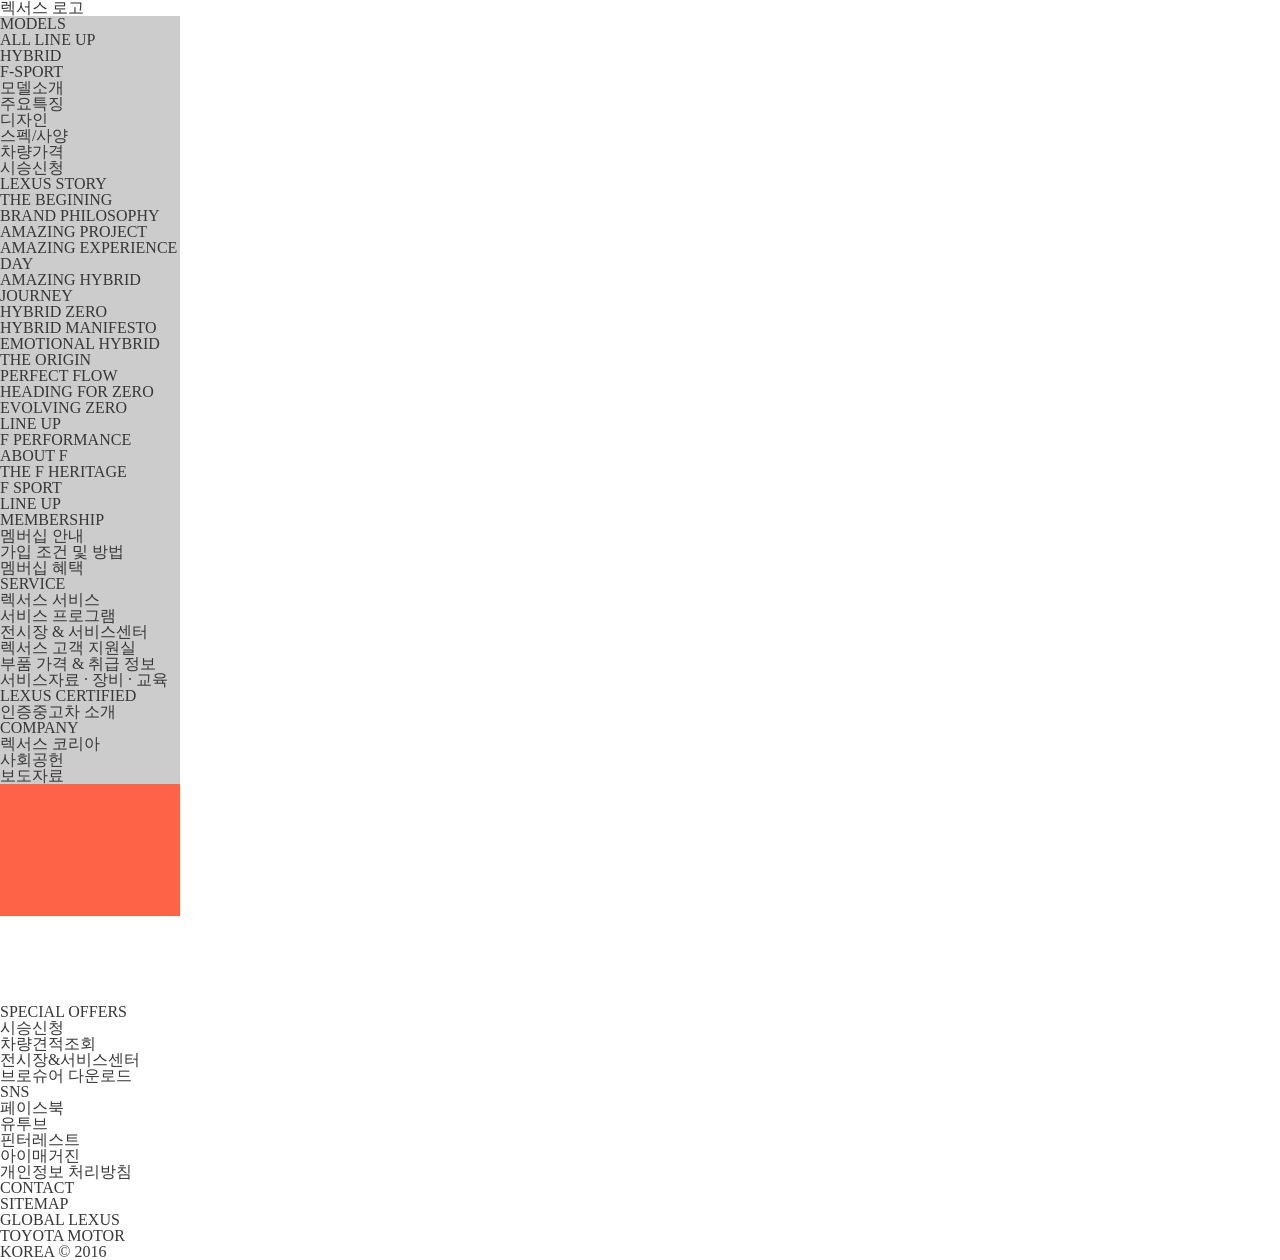
<file: lexus/f_performance.html>
<!DOCTYPE html>
<html lang="en">
<head>
  <meta charset="UTF-8">
  <meta name="viewport" content="width=device-width, initial-scale=1.0">
  <meta http-equiv="X-UA-Compatible" content="ie=edge">
  <link rel="stylesheet" href="css/import.css">
  <title>F PERFORMANCE</title>
</head>
<body>
  <div class="header fl">렉서스 로고</div>
<!-- 고정 네비 -->
          <div class="main_nav fl">

               <div class="nav fl">
                <!-- 메인 네비 시작!-->
                 <div>
                         <ul>
                           <li class="m_menu">
                                   <cite>MODELS</cite>

                                  <!-- depth2 start-->
                                   <div class="models-depth2">

                                          <div>
                                              <ul>
                                                <li>
                                                  <a href="#">ALL LINE UP</a>
                                                </li>
                                                <li>
                                                  <a href="#">HYBRID</a>
                                                </li>
                                                <li>
                                                  <a href="#">F&#45;SPORT</a>
                                                </li>
                                              </ul>
                                          </div>

                                    </div>
                                  <!-- depth2 end  -->
                                  <!-- depth3 start(페이지 전환)-->
                                        <div class="mosels-depth3">
                                            <ul>
                                              <li>
                                                   <a href="#">모델소개</a>
                                              </li>

                                              <li>
                                                   <a href="#">주요특징</a>
                                              </li>

                                              <li>
                                                   <a href="#">디자인</a>
                                              </li>

                                              <li>
                                                   <a href="#">스펙&#47;사양</a>
                                              </li>

                                              <li>
                                                  <a href="#">차량가격</a>

                                              </li>

                                              <li>
                                                  <a href="#">시승신청</a>
                                              </li>
                                            </ul>
                                        </div>
                                  <!-- depth3 end -->

                           </li>

                           <li class="m_nav1">
                                <cite>LEXUS STORY</cite>

                                <ul>
                                      <li>
                                          <a href="#">THE BEGINING</a>
                                      </li>

                                      <li>
                                          <a href="#">BRAND PHILOSOPHY</a>
                                      </li>

                                      <li>
                                          <a href="#">AMAZING PROJECT</a>
                                      </li>

                                      <li>
                                         <a href="#"><span>AMAZING</span> <span>EXPERIENCE DAY</span></a>
                                      </li>

                                      <li>
                                        <a href="#"><span>AMAZING</span> <span>HYBRID JOURNEY</span></a>
                                      </li>
                                </ul>
                           </li>

                           <li class="m_nav2">
                                 <cite>HYBRID ZERO</cite>
                                  <!-- depth2 start -->
                                 <div class="hybrid_depth2">
                                     <ul>
                                       <li>
                                         <a href="#">HYBRID MANIFESTO</a>
                                       </li>

                                       <li>
                                         <a href="#">EMOTIONAL HYBRID</a>
                                       </li>

                                       <li>
                                         <a href="#">THE ORIGIN</a>
                                       </li>

                                       <li>
                                         <a href="#">PERFECT FLOW</a>
                                       </li>

                                       <li>
                                         <a href="#">HEADING FOR ZERO</a>
                                       </li>

                                       <li>
                                         <a href="#">EVOLVING ZERO</a>
                                       </li>

                                       <li>
                                         <a href="#">LINE UP</a>
                                       </li>
                                     </ul>
                                 </div>
                                 <!-- depth2 end-->
                           </li>

                           <li class="m_nav3">
                                <cite>F PERFORMANCE</cite>

                                <div class="f-depth2">
                                    <ul>
                                      <li>
                                         <a href="#">ABOUT F</a>
                                      </li>

                                      <li>
                                        <a href="#">THE F HERITAGE</a>
                                      </li>

                                      <li>
                                         <a href="#">F SPORT</a>
                                      </li>

                                      <li>
                                         <a href="#">LINE UP</a>
                                      </li>
                                    </ul>
                                </div>
                           </li>

                           <li class="m_nav4">

                                  <cite>MEMBERSHIP</cite>

                                  <div class="member-depth2">
                                      <ul>
                                        <li>
                                          <a href="#">멤버십 안내</a>
                                        </li>

                                        <li>
                                          <a href="#">가입 조건 및 방법</a>
                                        </li>

                                        <li>
                                          <a href="#">멤버십 혜택</a>
                                        </li>
                                      </ul>
                                  </div>

                           </li>

                           <li class="m_nav5">
                             <cite>SERVICE</cite>

                             <!-- service depth2 -->
                             <div class="service-depth2">
                                 <ul>
                                   <li>
                                       <a href="#">렉서스 서비스</a>
                                   </li>

                                   <li>
                                       <a href="#">서비스 프로그램</a>
                                   </li>

                                   <li>
                                       <a href="#">전시장 &#38; 서비스센터</a>
                                   </li>

                                   <li>
                                     <a href="#">렉서스 고객 지원실</a>
                                   </li>

                                   <li>
                                      <a href="#">부품 가격 &#38; 취급 정보</a>
                                   </li>

                                   <li>
                                     <a href="#">서비스자료&nbsp;·&nbsp;장비&nbsp;·&nbsp;교육</a>
                                   </li>
                                 </ul>
                             </div>

                           </li>

                           <li class="m_nav6">
                             <cite>LEXUS CERTIFIED</cite>

                             <ul>
                               <li>
                                  <a href="#">인증중고차 소개</a>
                               </li>
                             </ul>

                           </li>

                           <li class="m_nav7">
                                <cite>COMPANY</cite>

                                <ul>
                                  <li>
                                      <a href="#">렉서스 코리아</a>
                                  </li>

                                  <li>
                                    <a href="#">사회공헌</a>
                                  </li>

                                  <li>
                                    <a href="#">보도자료</a>
                                  </li>
                                </ul>

                           </li>
                         </ul>
                 </div>
                 <!-- 메인 네비 끝! -->
                </div>
                <div class="footer fl">

                    <div>
                          <ul>
                            <li>
                              <a href="#">SPECIAL&nbsp;OFFERS</a>
                            </li>

                            <li>
                              <a href="#">시승신청</a>
                            </li>

                            <li>
                              <a href="#">차량견적조회</a>
                            </li>

                            <li>
                              <a href="#">전시장<i>&amp;서비스센터</i></a>
                            </li>

                            <li>
                              <a href="#">브로슈어<i>&nbsp;다운로드</i></a>
                            </li>
                          </ul>
                    </div>

                    <div class="sns-btns">
                      <h2 class="acc-tag">SNS</h2>
                          <ul >
                              <li class="slink1"><a href="https://www.facebook.com/lexusKR" target="_blank" title="페이스북" data-code="out_facebook"><span>페이스북</span></a></li>
                              <li class="slink2"><a href="http://www.youtube.com/user/lexuskr" target="_blank" title="유투브"  data-code="out_youtube"><span>유투브</span></a></li>
                              <li class="slink3"><a href="http://www.pinterest.com/lexuskorea/" target="_blank" title="핀터레스트"  data-code="out_pinterest"><span>핀터레스트</span></a></li>
                              <li class="slink4"><a href="#" target="_blank" title="아이매거진"  data-code="out_imagazine"><span>아이매거진</span></a></li>
                          </ul>
                    </div>

                    <div class="foot-cont">
                        <ul id="toggle-fmenu" class="fmenu">
                            <li class="first"><a href="/html/footer/personal_info.asp">개인정보&nbsp;처리방침</a></li>
                            <li class="second noline"><a href="https://www.lexus.co.kr/html/footer/contact.asp">CONTACT</a></li>
                            <li class="third"><a href="/html/footer/sitemap.asp">SITEMAP</a></li>
                            <li class="noline last"><a href="/html/footer/global.asp">GLOBAL&nbsp;LEXUS</a></li>
                        </ul>

                      <address>
                          <span>TOYOTA MOTOR KOREA &copy; 2016</span>
                      </address>
                  </div>

                </div>

          </div>
<!-- 위에작업은 건들지말자 라연아 -->

<section>

      <div>
        <ul>
          <li class="section_performance_1">
            <div>

              <!-- <div class="section_hybrid_1_bg"><img src="image/HYBRID/new-sec1-bg.jpg" alt=""></div> -->
                <!-- <h2><img src="image/HYBRID/new-sec1-txt1.png" alt="렉서스 하이브리드 모든 순간이 감동이다" /></h2> -->
               <ul>
                 <li class="strip_hybrid_1">
                   <!-- <img src="image/HYBRID/new-sec1-img2.png" alt=""> -->
                 </li>

                 <li class="man_hybrid_1">
                    <!-- <img src="image/HYBRID/new-sec1-img1.png" alt=""> -->
                 </li>
                  <!-- <p><img src="image/HYBRID/new-sec1-txt2.png" alt="강렬하고 압도적인 퍼포먼스로 드라이빙의 모든 순간에 완벽한 감동을 선사하는 렉서스 하이브리드
프로그레시브 럭셔리를 경험할 수 있는 단 하나의 이름입니다" /></p> -->

               </ul>

            </div>
          </li>

          <li class="section_performance_2"></li>

          <li class="section_performance_3"></li>

          <li class="section_performance_4"></li>

        </ul>
      </div>
    </section>


</body>
</html>
</file>
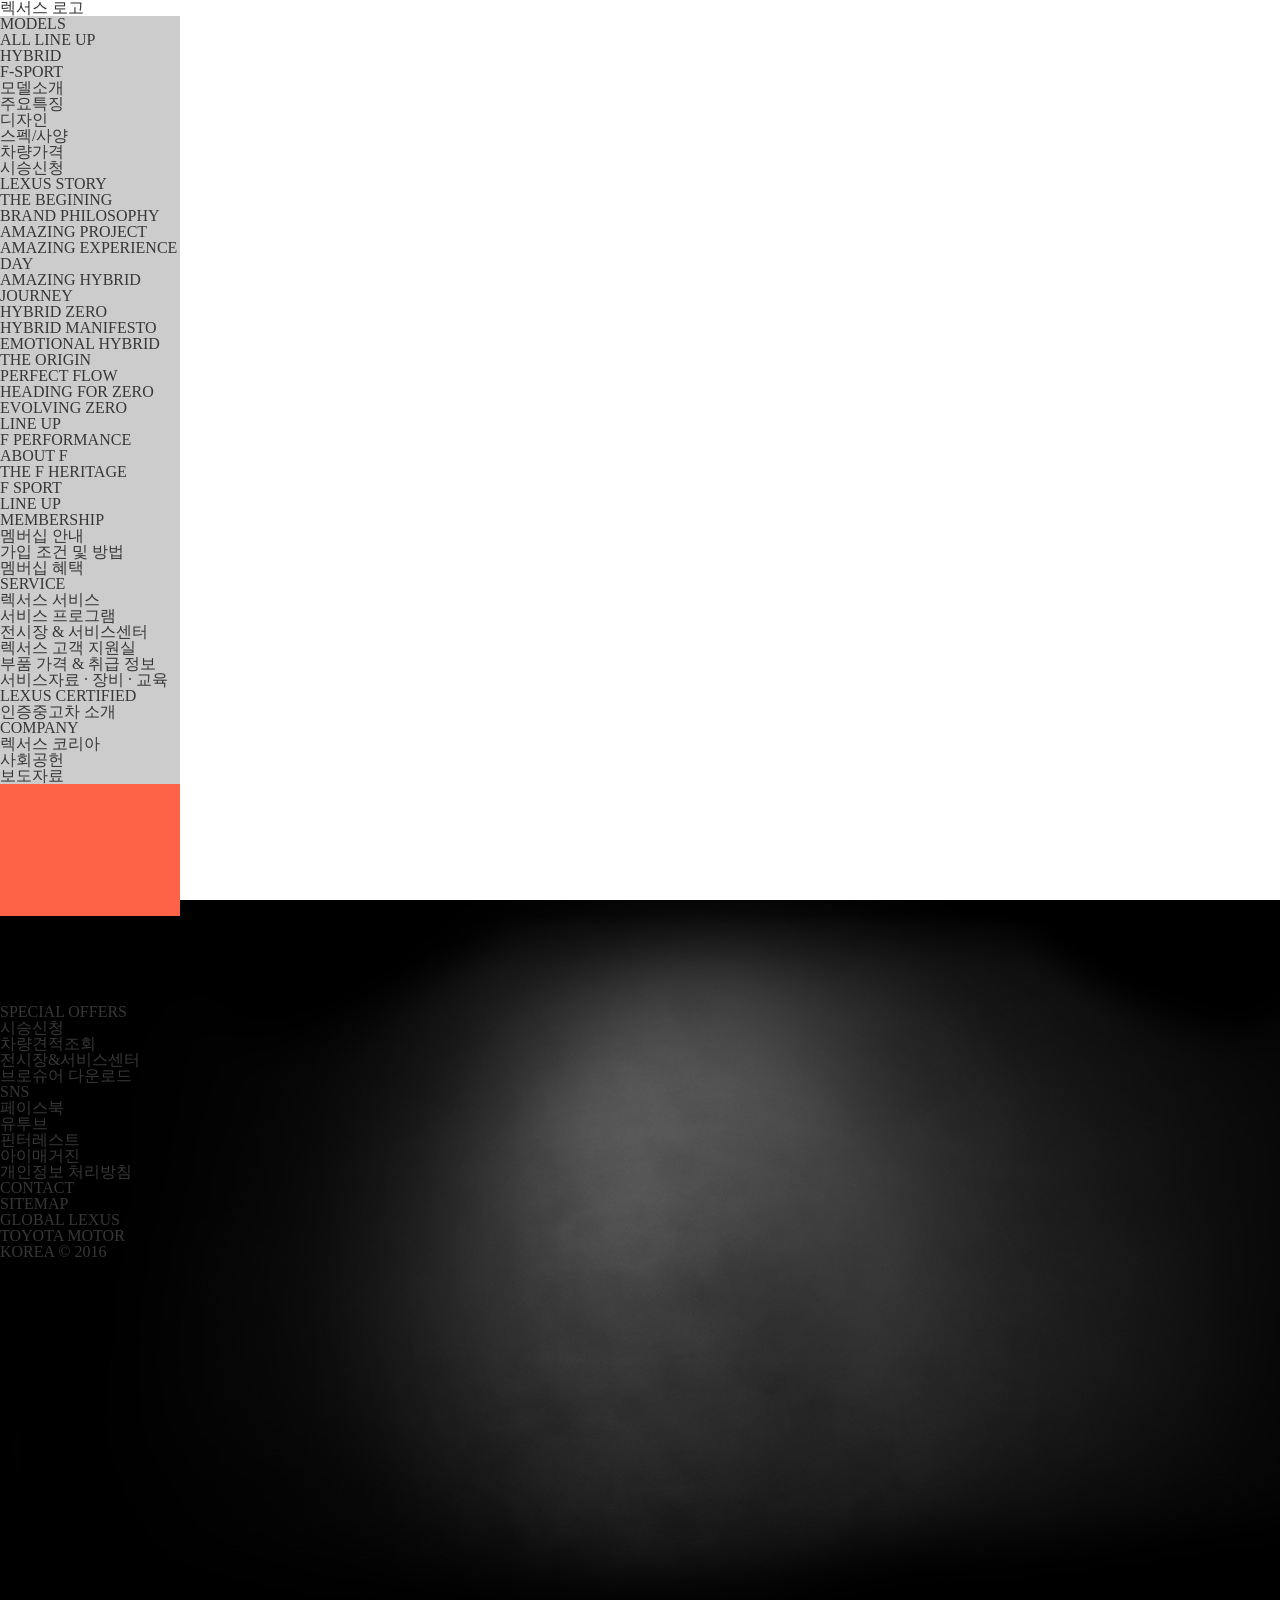
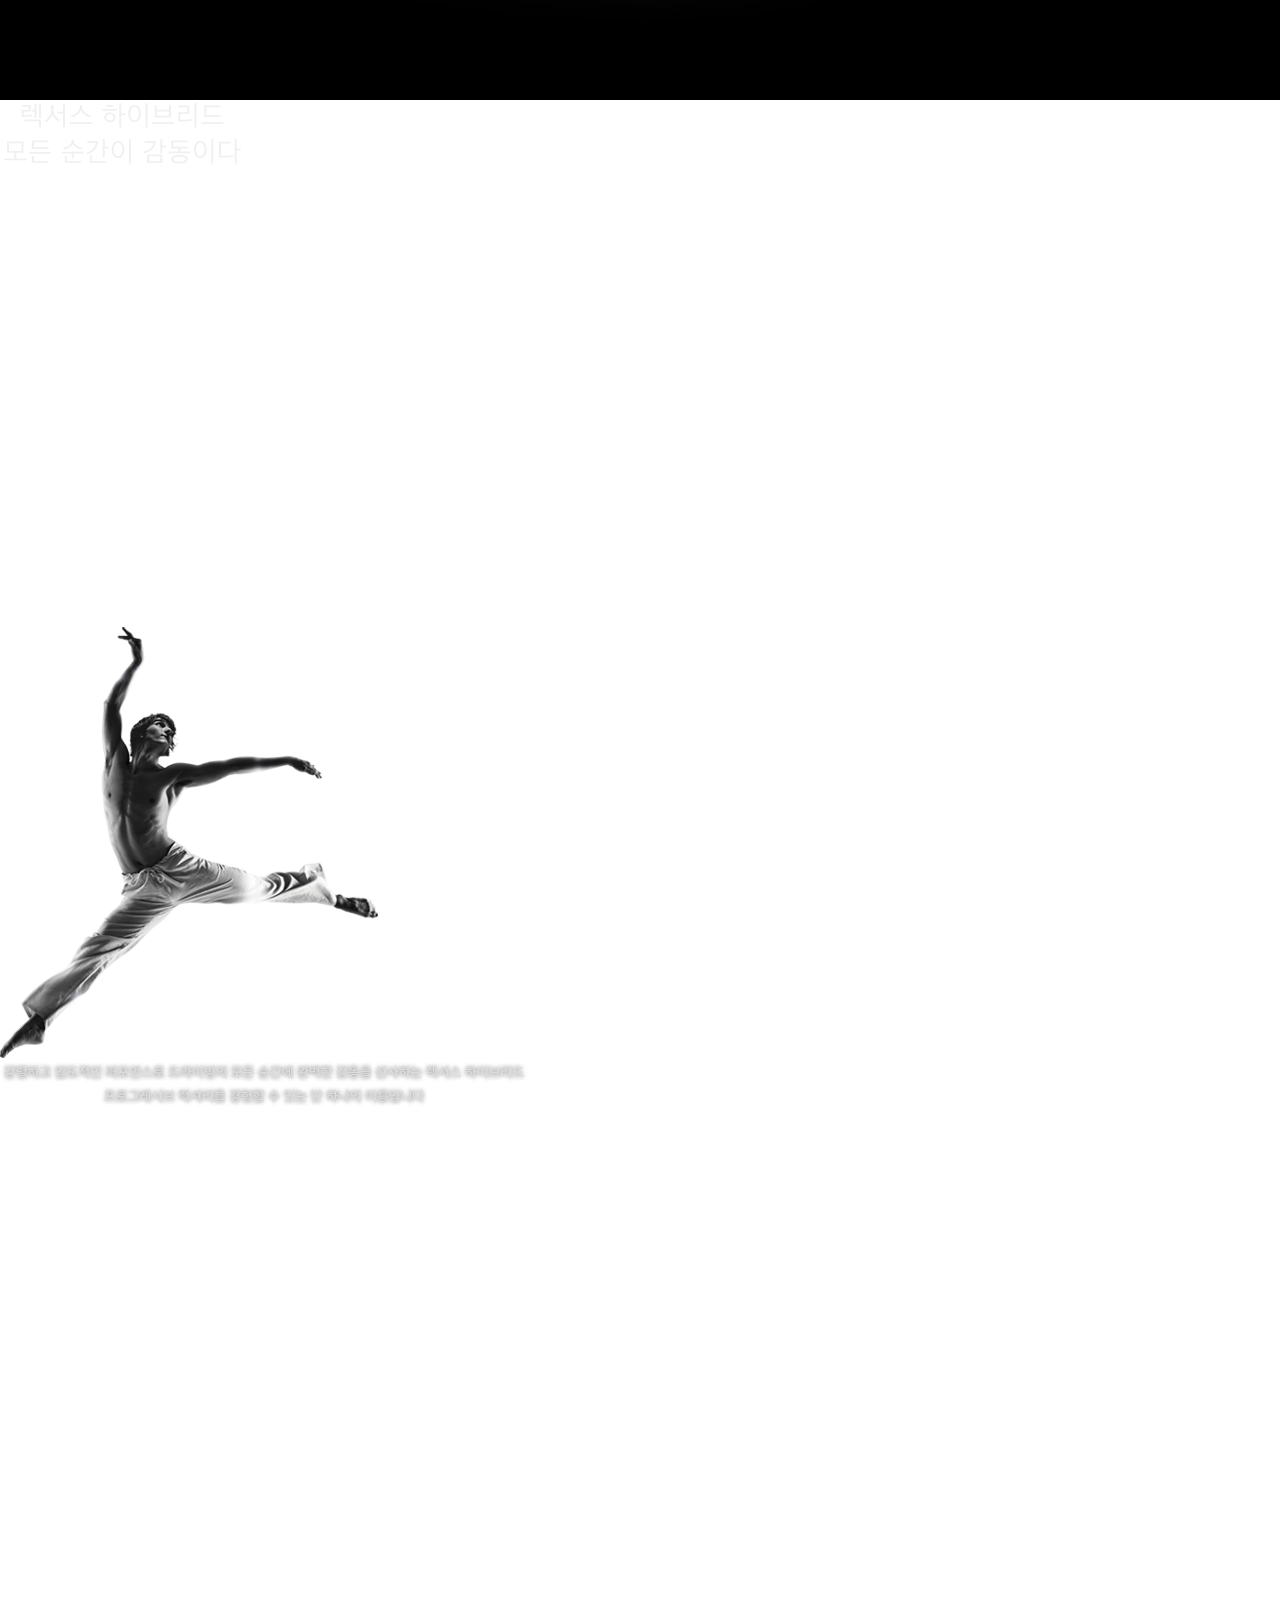
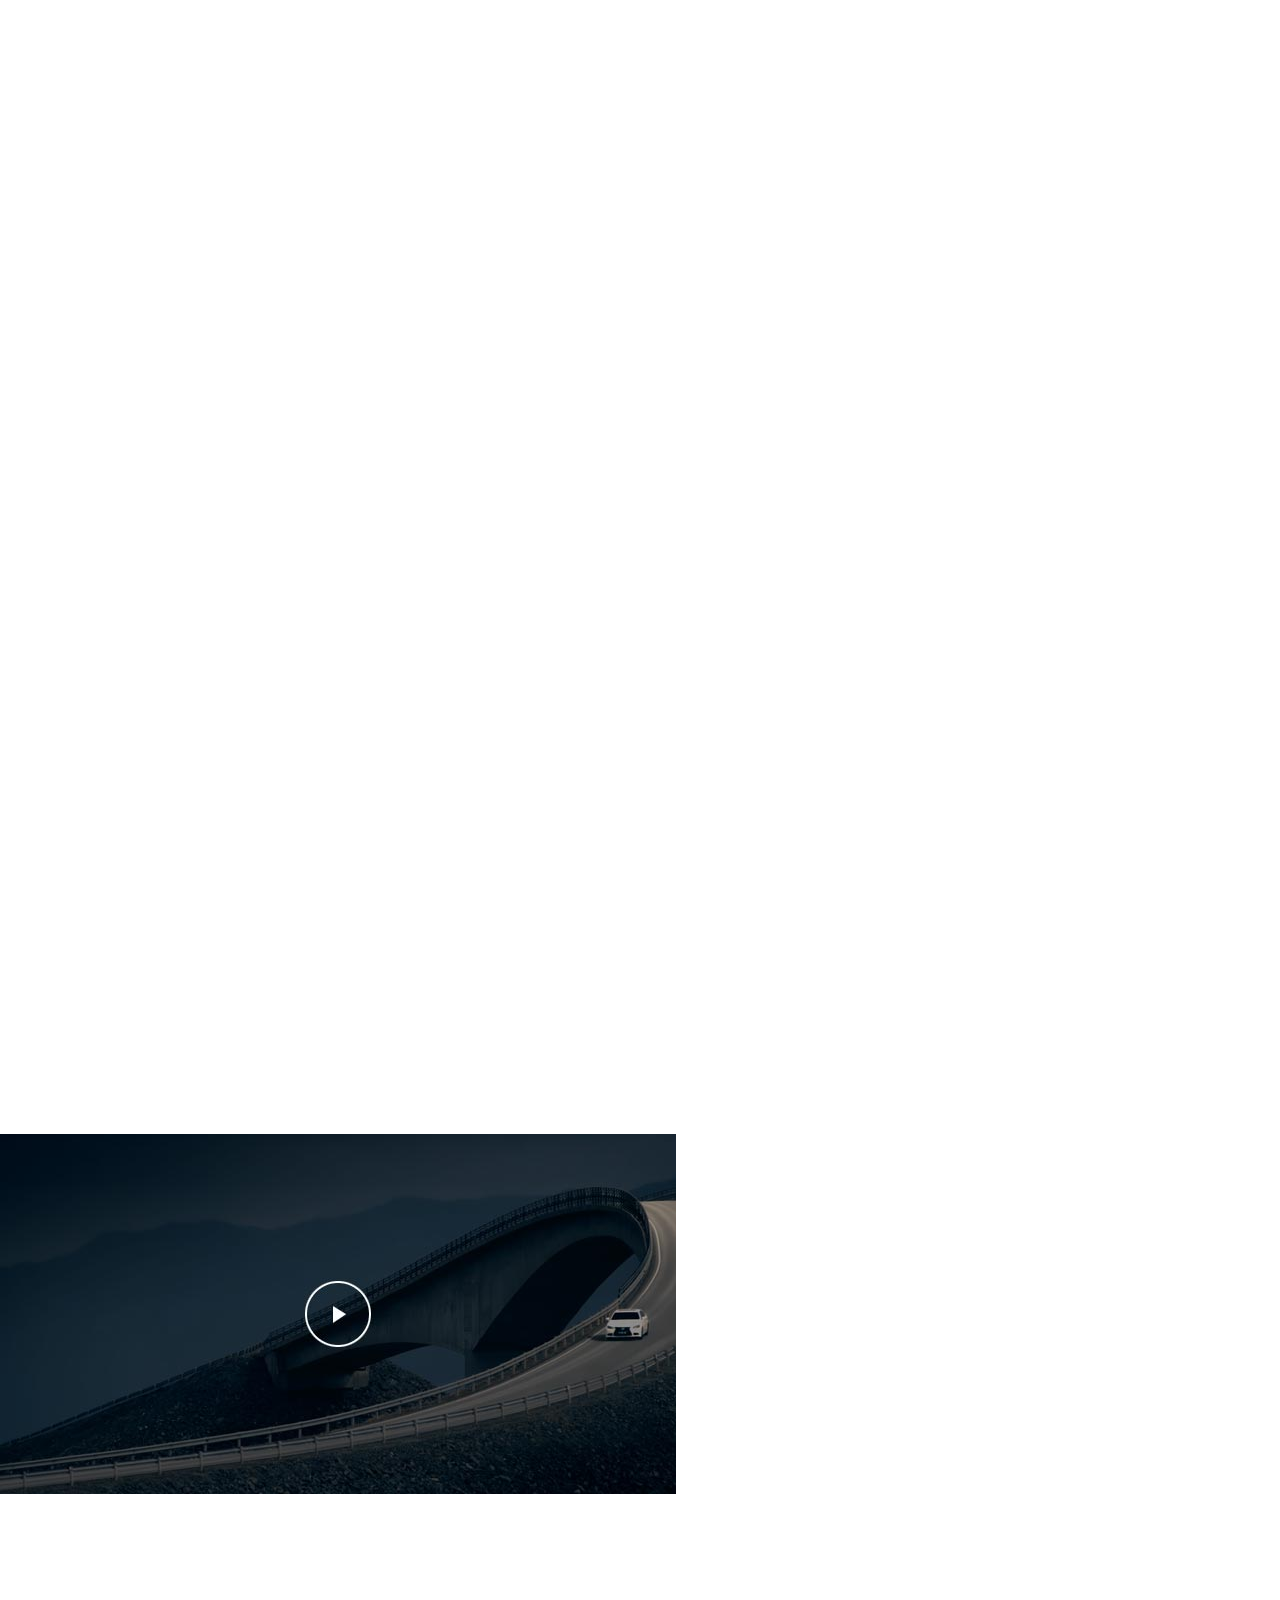
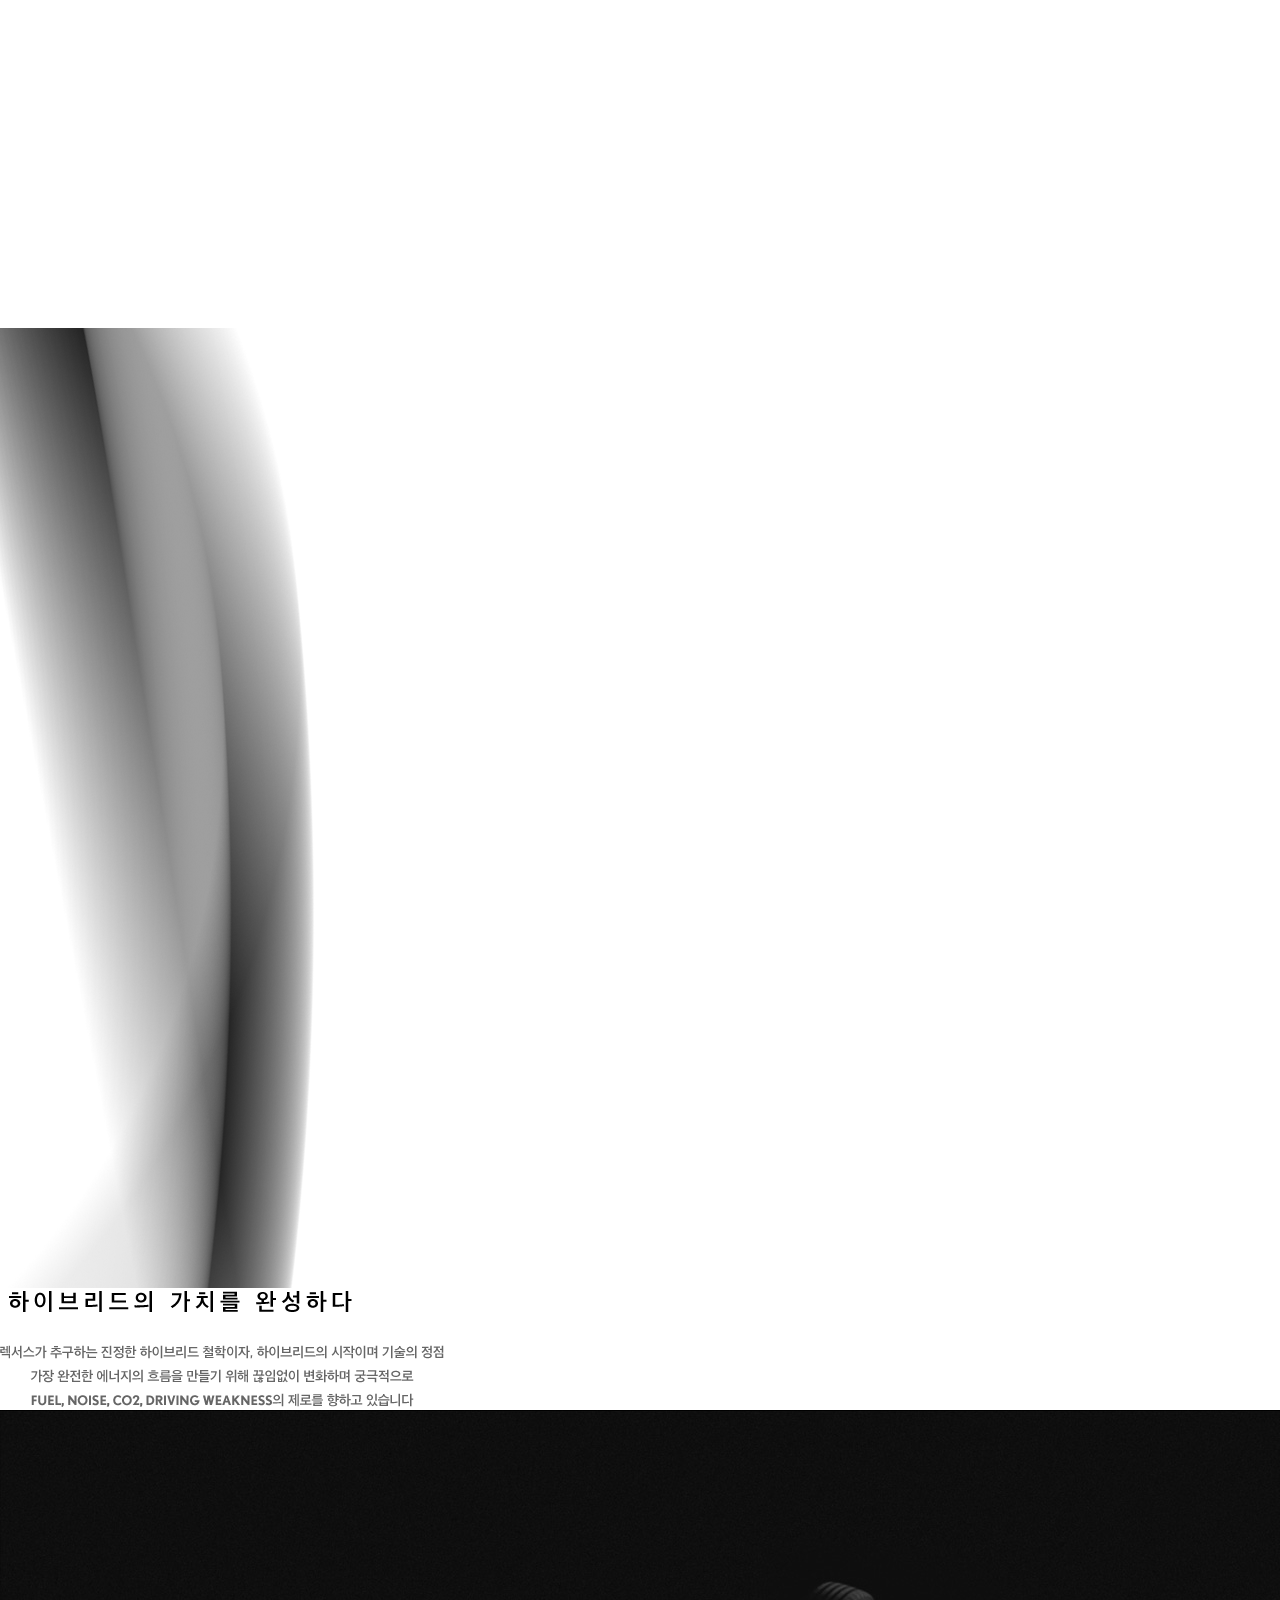
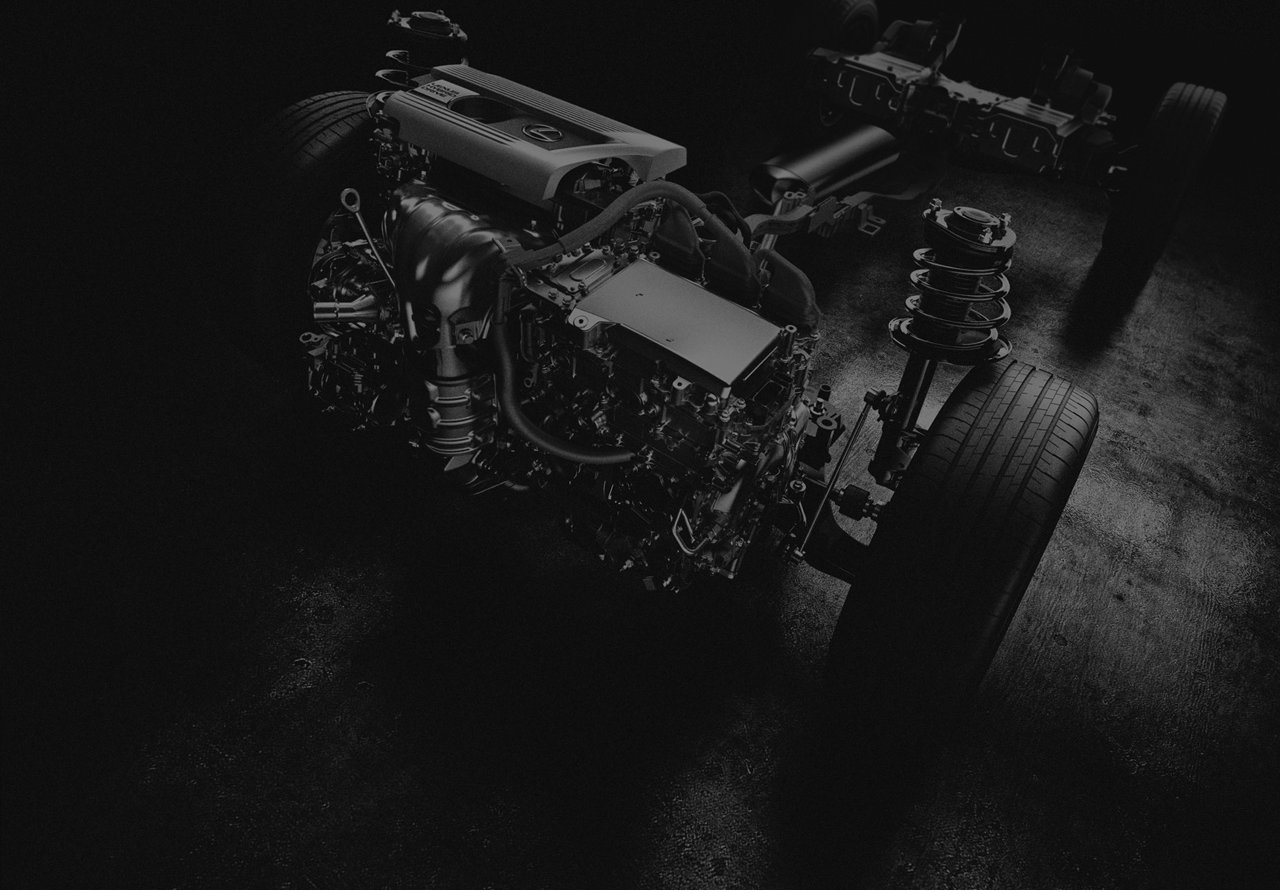
<file: lexus/HYBRID_ZERO.html>
<!DOCTYPE html>
<html lang="en">
<head>
  <meta charset="UTF-8">
  <meta name="viewport" content="width=device-width, initial-scale=1.0">
  <meta http-equiv="X-UA-Compatible" content="ie=edge">
  <link rel="stylesheet" href="css/import.css">
  <title>HYBRID ZERO</title>
</head>
<body>
  <div class="header fl">렉서스 로고</div>
<!-- 고정 네비 -->
          <div class="main_nav fl">

               <div class="nav fl">
                <!-- 메인 네비 시작!-->
                 <div>
                         <ul>
                           <li class="m_menu">
                                   <cite>MODELS</cite>

                                  <!-- depth2 start-->
                                   <div class="models-depth2">

                                          <div>
                                              <ul>
                                                <li>
                                                  <a href="#">ALL LINE UP</a>
                                                </li>
                                                <li>
                                                  <a href="#">HYBRID</a>
                                                </li>
                                                <li>
                                                  <a href="#">F&#45;SPORT</a>
                                                </li>
                                              </ul>
                                          </div>

                                    </div>
                                  <!-- depth2 end  -->
                                  <!-- depth3 start(페이지 전환)-->
                                        <div class="mosels-depth3">
                                            <ul>
                                              <li>
                                                   <a href="#">모델소개</a>
                                              </li>

                                              <li>
                                                   <a href="#">주요특징</a>
                                              </li>

                                              <li>
                                                   <a href="#">디자인</a>
                                              </li>

                                              <li>
                                                   <a href="#">스펙&#47;사양</a>
                                              </li>

                                              <li>
                                                  <a href="#">차량가격</a>

                                              </li>

                                              <li>
                                                  <a href="#">시승신청</a>
                                              </li>
                                            </ul>
                                        </div>
                                  <!-- depth3 end -->

                           </li>

                           <li class="m_nav1">
                                <cite>LEXUS STORY</cite>

                                <ul>
                                      <li>
                                          <a href="#">THE BEGINING</a>
                                      </li>

                                      <li>
                                          <a href="#">BRAND PHILOSOPHY</a>
                                      </li>

                                      <li>
                                          <a href="#">AMAZING PROJECT</a>
                                      </li>

                                      <li>
                                         <a href="#"><span>AMAZING</span> <span>EXPERIENCE DAY</span></a>
                                      </li>

                                      <li>
                                        <a href="#"><span>AMAZING</span> <span>HYBRID JOURNEY</span></a>
                                      </li>
                                </ul>
                           </li>

                           <li class="m_nav2">
                                 <cite>HYBRID ZERO</cite>
                                  <!-- depth2 start -->
                                 <div class="hybrid_depth2">
                                     <ul>
                                       <li>
                                         <a href="#">HYBRID MANIFESTO</a>
                                       </li>

                                       <li>
                                         <a href="#">EMOTIONAL HYBRID</a>
                                       </li>

                                       <li>
                                         <a href="#">THE ORIGIN</a>
                                       </li>

                                       <li>
                                         <a href="#">PERFECT FLOW</a>
                                       </li>

                                       <li>
                                         <a href="#">HEADING FOR ZERO</a>
                                       </li>

                                       <li>
                                         <a href="#">EVOLVING ZERO</a>
                                       </li>

                                       <li>
                                         <a href="#">LINE UP</a>
                                       </li>
                                     </ul>
                                 </div>
                                 <!-- depth2 end-->
                           </li>

                           <li class="m_nav3">
                                <cite>F PERFORMANCE</cite>

                                <div class="f-depth2">
                                    <ul>
                                      <li>
                                         <a href="#">ABOUT F</a>
                                      </li>

                                      <li>
                                        <a href="#">THE F HERITAGE</a>
                                      </li>

                                      <li>
                                         <a href="#">F SPORT</a>
                                      </li>

                                      <li>
                                         <a href="#">LINE UP</a>
                                      </li>
                                    </ul>
                                </div>
                           </li>

                           <li class="m_nav4">

                                  <cite>MEMBERSHIP</cite>

                                  <div class="member-depth2">
                                      <ul>
                                        <li>
                                          <a href="#">멤버십 안내</a>
                                        </li>

                                        <li>
                                          <a href="#">가입 조건 및 방법</a>
                                        </li>

                                        <li>
                                          <a href="#">멤버십 혜택</a>
                                        </li>
                                      </ul>
                                  </div>

                           </li>

                           <li class="m_nav5">
                             <cite>SERVICE</cite>

                             <!-- service depth2 -->
                             <div class="service-depth2">
                                 <ul>
                                   <li>
                                       <a href="#">렉서스 서비스</a>
                                   </li>

                                   <li>
                                       <a href="#">서비스 프로그램</a>
                                   </li>

                                   <li>
                                       <a href="#">전시장 &#38; 서비스센터</a>
                                   </li>

                                   <li>
                                     <a href="#">렉서스 고객 지원실</a>
                                   </li>

                                   <li>
                                      <a href="#">부품 가격 &#38; 취급 정보</a>
                                   </li>

                                   <li>
                                     <a href="#">서비스자료&nbsp;·&nbsp;장비&nbsp;·&nbsp;교육</a>
                                   </li>
                                 </ul>
                             </div>

                           </li>

                           <li class="m_nav6">
                             <cite>LEXUS CERTIFIED</cite>

                             <ul>
                               <li>
                                  <a href="#">인증중고차 소개</a>
                               </li>
                             </ul>

                           </li>

                           <li class="m_nav7">
                                <cite>COMPANY</cite>

                                <ul>
                                  <li>
                                      <a href="#">렉서스 코리아</a>
                                  </li>

                                  <li>
                                    <a href="#">사회공헌</a>
                                  </li>

                                  <li>
                                    <a href="#">보도자료</a>
                                  </li>
                                </ul>

                           </li>
                         </ul>
                 </div>
                 <!-- 메인 네비 끝! -->
                </div>
                <div class="footer fl">

                    <div>
                          <ul>
                            <li>
                              <a href="#">SPECIAL&nbsp;OFFERS</a>
                            </li>

                            <li>
                              <a href="#">시승신청</a>
                            </li>

                            <li>
                              <a href="#">차량견적조회</a>
                            </li>

                            <li>
                              <a href="#">전시장<i>&amp;서비스센터</i></a>
                            </li>

                            <li>
                              <a href="#">브로슈어<i>&nbsp;다운로드</i></a>
                            </li>
                          </ul>
                    </div>

                    <div class="sns-btns">
                      <h2 class="acc-tag">SNS</h2>
                          <ul >
                              <li class="slink1"><a href="https://www.facebook.com/lexusKR" target="_blank" title="페이스북" data-code="out_facebook"><span>페이스북</span></a></li>
                              <li class="slink2"><a href="http://www.youtube.com/user/lexuskr" target="_blank" title="유투브"  data-code="out_youtube"><span>유투브</span></a></li>
                              <li class="slink3"><a href="http://www.pinterest.com/lexuskorea/" target="_blank" title="핀터레스트"  data-code="out_pinterest"><span>핀터레스트</span></a></li>
                              <li class="slink4"><a href="#" target="_blank" title="아이매거진"  data-code="out_imagazine"><span>아이매거진</span></a></li>
                          </ul>
                    </div>

                    <div class="foot-cont">
                        <ul id="toggle-fmenu" class="fmenu">
                            <li class="first"><a href="/html/footer/personal_info.asp">개인정보&nbsp;처리방침</a></li>
                            <li class="second noline"><a href="https://www.lexus.co.kr/html/footer/contact.asp">CONTACT</a></li>
                            <li class="third"><a href="/html/footer/sitemap.asp">SITEMAP</a></li>
                            <li class="noline last"><a href="/html/footer/global.asp">GLOBAL&nbsp;LEXUS</a></li>
                        </ul>

                      <address>
                          <span>TOYOTA MOTOR KOREA &copy; 2016</span>
                      </address>
                  </div>

                </div>

          </div>
<!-- 위에작업은 건들지말자 라연아 -->

<section>

      <div>
        <ul>
          <li class="section_hybrid_1">
            <div>

              <div class="section_hybrid_1_bg"><img src="image/HYBRID/new-sec1-bg.jpg" alt="뿌옇게 퍼지는 배경이미지"></div>

              <h2><img src="image/HYBRID/new-sec1-txt1.png" alt="렉서스 하이브리드 모든 순간이 감동이다" /></h2>
               <ul>
                 <li class="strip_hybrid_1">
                    <img src="image/HYBRID/new-sec1-img2.png" alt="춤추고있는 남자를 감싸고 있는 흰색 띠 이미지">
                 </li>

                 <li class="man_hybrid_1">
                    <img src="image/HYBRID/new-sec1-img1.png" alt="춤추고있는 남자 이미지">
                 </li>
                   <p><img src="image/HYBRID/new-sec1-txt2.png" alt="강렬하고 압도적인 퍼포먼스로 드라이빙의 모든 순간에 완벽한 감동을 선사하는 렉서스 하이브리드
프로그레시브 럭셔리를 경험할 수 있는 단 하나의 이름입니다" /></p>

               </ul>

            </div>
          </li>

          <li class="section_hybrid_2">
            <div>

              <p class="section_hybrid_2_bg"><img src="image/HYBRID/obj_s1_new.png" alt=""></p>

              <ul>
                  <li>
                    <strong><img src="image/HYBRID/new-sec2-txt1.png" alt="모든 순간이 감동이다"></strong>
                  </li>

                  <li class="section_hybrid_2_video">
                    <a href="#"><img src="image/HYBRID/new-sec2-img1.png" alt="도로를 질주하는 자동차 이미지"></a>
                  </li>
              </ul>
            </div>
          </li>
          <li class="section_hybrid_3">
            <div>
                <h2><img src="image/HYBRID/logo_hybrid.png" alt="렉서스 하이브리드 제로 이미지"></h2>
                <a href="http://www.lexushybridzero.co.kr">
                  <img src="image/HYBRID/btn_s1.png" alt="렉서스 하이브리드 제로 자세히보기 이미지">
                </a>
            </div>
          </li>

          <li class="section_hybrid_4">
              <div class="section_hybrid_4_section_1">

              <p class="section_hybrid_4_bg_1"><img src="image/HYBRID/obj_s2.png" alt=""></p>

                <div class="section_hybrid_4_text">

                <h3><img src="image/HYBRID/head_s2_1.png" alt="하이브리드의 가치를 완성하다"></h3>

                <p><img src="image/HYBRID/txt_s2_1.png" alt="렉서스가 추구하는 진정한 하이브리드 철학이자, 하이브리드의 시작이며 기술의 정점
                가장 완전한 에너지의 흐름을 만들기 위해 끊임없이 변화하며 궁극적으로
                FUEL,NOISE,CO2,DRIVING WEAKNESS의 제로를 향하고 있습니다">
              </p>

              </div>

            </div>


            <div class="section_hybrid_4_section_2">

              <p class="section_hybrid_4_bg_2"><img src="image/HYBRID/bg_s2_2.jpg" alt=""></p>

            </div>

          </li>

          <li class="section_hybrid_5"></li>

          <li class="section_hybrid_6"></li>

          <li class="section_hybrid_7"></li>
        </ul>
      </div>
    </section>


</body>
</html>
</file>
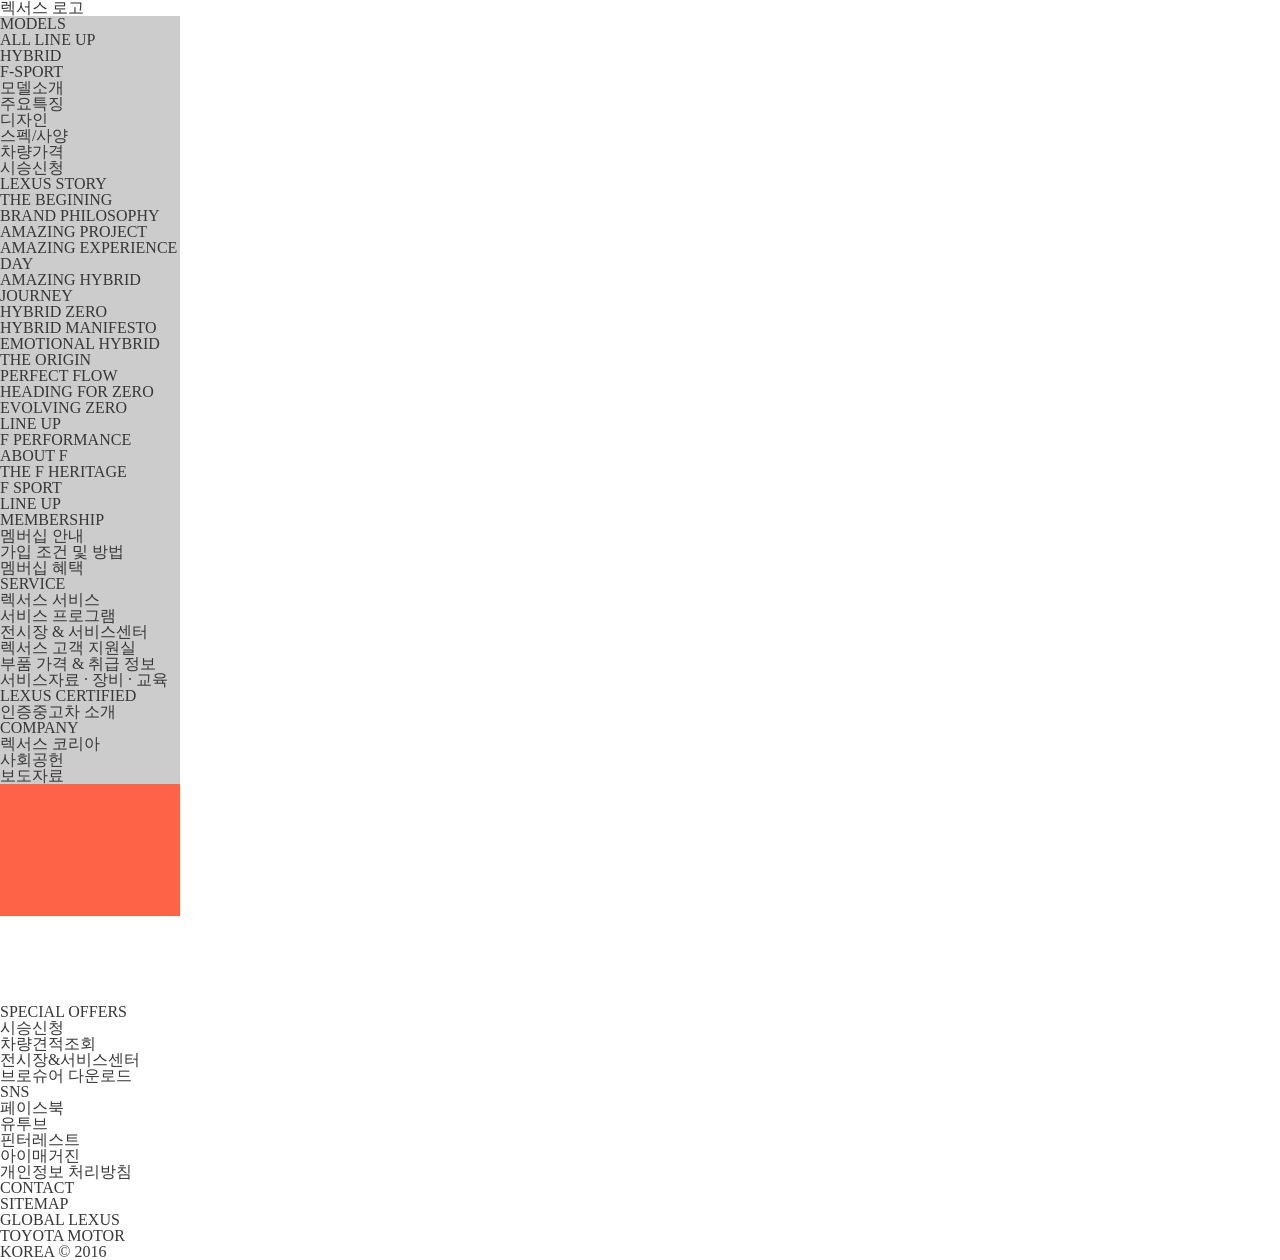
<file: lexus/membership.html>
<!DOCTYPE html>
<html lang="en">
<head>
  <meta charset="UTF-8">
  <meta name="viewport" content="width=device-width, initial-scale=1.0">
  <meta http-equiv="X-UA-Compatible" content="ie=edge">
  <link rel="stylesheet" href="css/import.css">
  <title>MEMBERSHIP</title>
</head>
<body>
  <div class="header fl">렉서스 로고</div>
<!-- 고정 네비 -->
          <div class="main_nav fl">

               <div class="nav fl">
                <!-- 메인 네비 시작!-->
                 <div>
                         <ul>
                           <li class="m_menu">
                                   <cite>MODELS</cite>

                                  <!-- depth2 start-->
                                   <div class="models-depth2">

                                          <div>
                                              <ul>
                                                <li>
                                                  <a href="#">ALL LINE UP</a>
                                                </li>
                                                <li>
                                                  <a href="#">HYBRID</a>
                                                </li>
                                                <li>
                                                  <a href="#">F&#45;SPORT</a>
                                                </li>
                                              </ul>
                                          </div>

                                    </div>
                                  <!-- depth2 end  -->
                                  <!-- depth3 start(페이지 전환)-->
                                        <div class="mosels-depth3">
                                            <ul>
                                              <li>
                                                   <a href="#">모델소개</a>
                                              </li>

                                              <li>
                                                   <a href="#">주요특징</a>
                                              </li>

                                              <li>
                                                   <a href="#">디자인</a>
                                              </li>

                                              <li>
                                                   <a href="#">스펙&#47;사양</a>
                                              </li>

                                              <li>
                                                  <a href="#">차량가격</a>

                                              </li>

                                              <li>
                                                  <a href="#">시승신청</a>
                                              </li>
                                            </ul>
                                        </div>
                                  <!-- depth3 end -->

                           </li>

                           <li class="m_nav1">
                                <cite>LEXUS STORY</cite>

                                <ul>
                                      <li>
                                          <a href="#">THE BEGINING</a>
                                      </li>

                                      <li>
                                          <a href="#">BRAND PHILOSOPHY</a>
                                      </li>

                                      <li>
                                          <a href="#">AMAZING PROJECT</a>
                                      </li>

                                      <li>
                                         <a href="#"><span>AMAZING</span> <span>EXPERIENCE DAY</span></a>
                                      </li>

                                      <li>
                                        <a href="#"><span>AMAZING</span> <span>HYBRID JOURNEY</span></a>
                                      </li>
                                </ul>
                           </li>

                           <li class="m_nav2">
                                 <cite>HYBRID ZERO</cite>
                                  <!-- depth2 start -->
                                 <div class="hybrid_depth2">
                                     <ul>
                                       <li>
                                         <a href="#">HYBRID MANIFESTO</a>
                                       </li>

                                       <li>
                                         <a href="#">EMOTIONAL HYBRID</a>
                                       </li>

                                       <li>
                                         <a href="#">THE ORIGIN</a>
                                       </li>

                                       <li>
                                         <a href="#">PERFECT FLOW</a>
                                       </li>

                                       <li>
                                         <a href="#">HEADING FOR ZERO</a>
                                       </li>

                                       <li>
                                         <a href="#">EVOLVING ZERO</a>
                                       </li>

                                       <li>
                                         <a href="#">LINE UP</a>
                                       </li>
                                     </ul>
                                 </div>
                                 <!-- depth2 end-->
                           </li>

                           <li class="m_nav3">
                                <cite>F PERFORMANCE</cite>

                                <div class="f-depth2">
                                    <ul>
                                      <li>
                                         <a href="#">ABOUT F</a>
                                      </li>

                                      <li>
                                        <a href="#">THE F HERITAGE</a>
                                      </li>

                                      <li>
                                         <a href="#">F SPORT</a>
                                      </li>

                                      <li>
                                         <a href="#">LINE UP</a>
                                      </li>
                                    </ul>
                                </div>
                           </li>

                           <li class="m_nav4">

                                  <cite>MEMBERSHIP</cite>

                                  <div class="member-depth2">
                                      <ul>
                                        <li>
                                          <a href="#">멤버십 안내</a>
                                        </li>

                                        <li>
                                          <a href="#">가입 조건 및 방법</a>
                                        </li>

                                        <li>
                                          <a href="#">멤버십 혜택</a>
                                        </li>
                                      </ul>
                                  </div>

                           </li>

                           <li class="m_nav5">
                             <cite>SERVICE</cite>

                             <!-- service depth2 -->
                             <div class="service-depth2">
                                 <ul>
                                   <li>
                                       <a href="#">렉서스 서비스</a>
                                   </li>

                                   <li>
                                       <a href="#">서비스 프로그램</a>
                                   </li>

                                   <li>
                                       <a href="#">전시장 &#38; 서비스센터</a>
                                   </li>

                                   <li>
                                     <a href="#">렉서스 고객 지원실</a>
                                   </li>

                                   <li>
                                      <a href="#">부품 가격 &#38; 취급 정보</a>
                                   </li>

                                   <li>
                                     <a href="#">서비스자료&nbsp;·&nbsp;장비&nbsp;·&nbsp;교육</a>
                                   </li>
                                 </ul>
                             </div>

                           </li>

                           <li class="m_nav6">
                             <cite>LEXUS CERTIFIED</cite>

                             <ul>
                               <li>
                                  <a href="#">인증중고차 소개</a>
                               </li>
                             </ul>

                           </li>

                           <li class="m_nav7">
                                <cite>COMPANY</cite>

                                <ul>
                                  <li>
                                      <a href="#">렉서스 코리아</a>
                                  </li>

                                  <li>
                                    <a href="#">사회공헌</a>
                                  </li>

                                  <li>
                                    <a href="#">보도자료</a>
                                  </li>
                                </ul>

                           </li>
                         </ul>
                 </div>
                 <!-- 메인 네비 끝! -->
                </div>
                <div class="footer fl">

                    <div>
                          <ul>
                            <li>
                              <a href="#">SPECIAL&nbsp;OFFERS</a>
                            </li>

                            <li>
                              <a href="#">시승신청</a>
                            </li>

                            <li>
                              <a href="#">차량견적조회</a>
                            </li>

                            <li>
                              <a href="#">전시장<i>&amp;서비스센터</i></a>
                            </li>

                            <li>
                              <a href="#">브로슈어<i>&nbsp;다운로드</i></a>
                            </li>
                          </ul>
                    </div>

                    <div class="sns-btns">
                      <h2 class="acc-tag">SNS</h2>
                          <ul >
                              <li class="slink1"><a href="https://www.facebook.com/lexusKR" target="_blank" title="페이스북" data-code="out_facebook"><span>페이스북</span></a></li>
                              <li class="slink2"><a href="http://www.youtube.com/user/lexuskr" target="_blank" title="유투브"  data-code="out_youtube"><span>유투브</span></a></li>
                              <li class="slink3"><a href="http://www.pinterest.com/lexuskorea/" target="_blank" title="핀터레스트"  data-code="out_pinterest"><span>핀터레스트</span></a></li>
                              <li class="slink4"><a href="#" target="_blank" title="아이매거진"  data-code="out_imagazine"><span>아이매거진</span></a></li>
                          </ul>
                    </div>

                    <div class="foot-cont">
                        <ul id="toggle-fmenu" class="fmenu">
                            <li class="first"><a href="/html/footer/personal_info.asp">개인정보&nbsp;처리방침</a></li>
                            <li class="second noline"><a href="https://www.lexus.co.kr/html/footer/contact.asp">CONTACT</a></li>
                            <li class="third"><a href="/html/footer/sitemap.asp">SITEMAP</a></li>
                            <li class="noline last"><a href="/html/footer/global.asp">GLOBAL&nbsp;LEXUS</a></li>
                        </ul>

                      <address>
                          <span>TOYOTA MOTOR KOREA &copy; 2016</span>
                      </address>
                  </div>

                </div>

          </div>
<!-- 위에작업은 건들지말자 라연아 -->

<section>

      <div>
        <ul>
          <li class="section_membership_1">
            <div>

              <!-- <div class="section_hybrid_1_bg"><img src="image/HYBRID/new-sec1-bg.jpg" alt=""></div> -->
                <!-- <h2><img src="image/HYBRID/new-sec1-txt1.png" alt="렉서스 하이브리드 모든 순간이 감동이다" /></h2> -->
               <ul>
                 <li class="strip_hybrid_1">
                   <!-- <img src="image/HYBRID/new-sec1-img2.png" alt=""> -->
                 </li>

                 <li class="man_hybrid_1">
                    <!-- <img src="image/HYBRID/new-sec1-img1.png" alt=""> -->
                 </li>
                  <!-- <p><img src="image/HYBRID/new-sec1-txt2.png" alt="강렬하고 압도적인 퍼포먼스로 드라이빙의 모든 순간에 완벽한 감동을 선사하는 렉서스 하이브리드
프로그레시브 럭셔리를 경험할 수 있는 단 하나의 이름입니다" /></p> -->

               </ul>

            </div>
          </li>

          <li class="section_membership_2"></li>

          <li class="section_membership_3"></li>

        </ul>
      </div>
    </section>


</body>
</html>
</file>
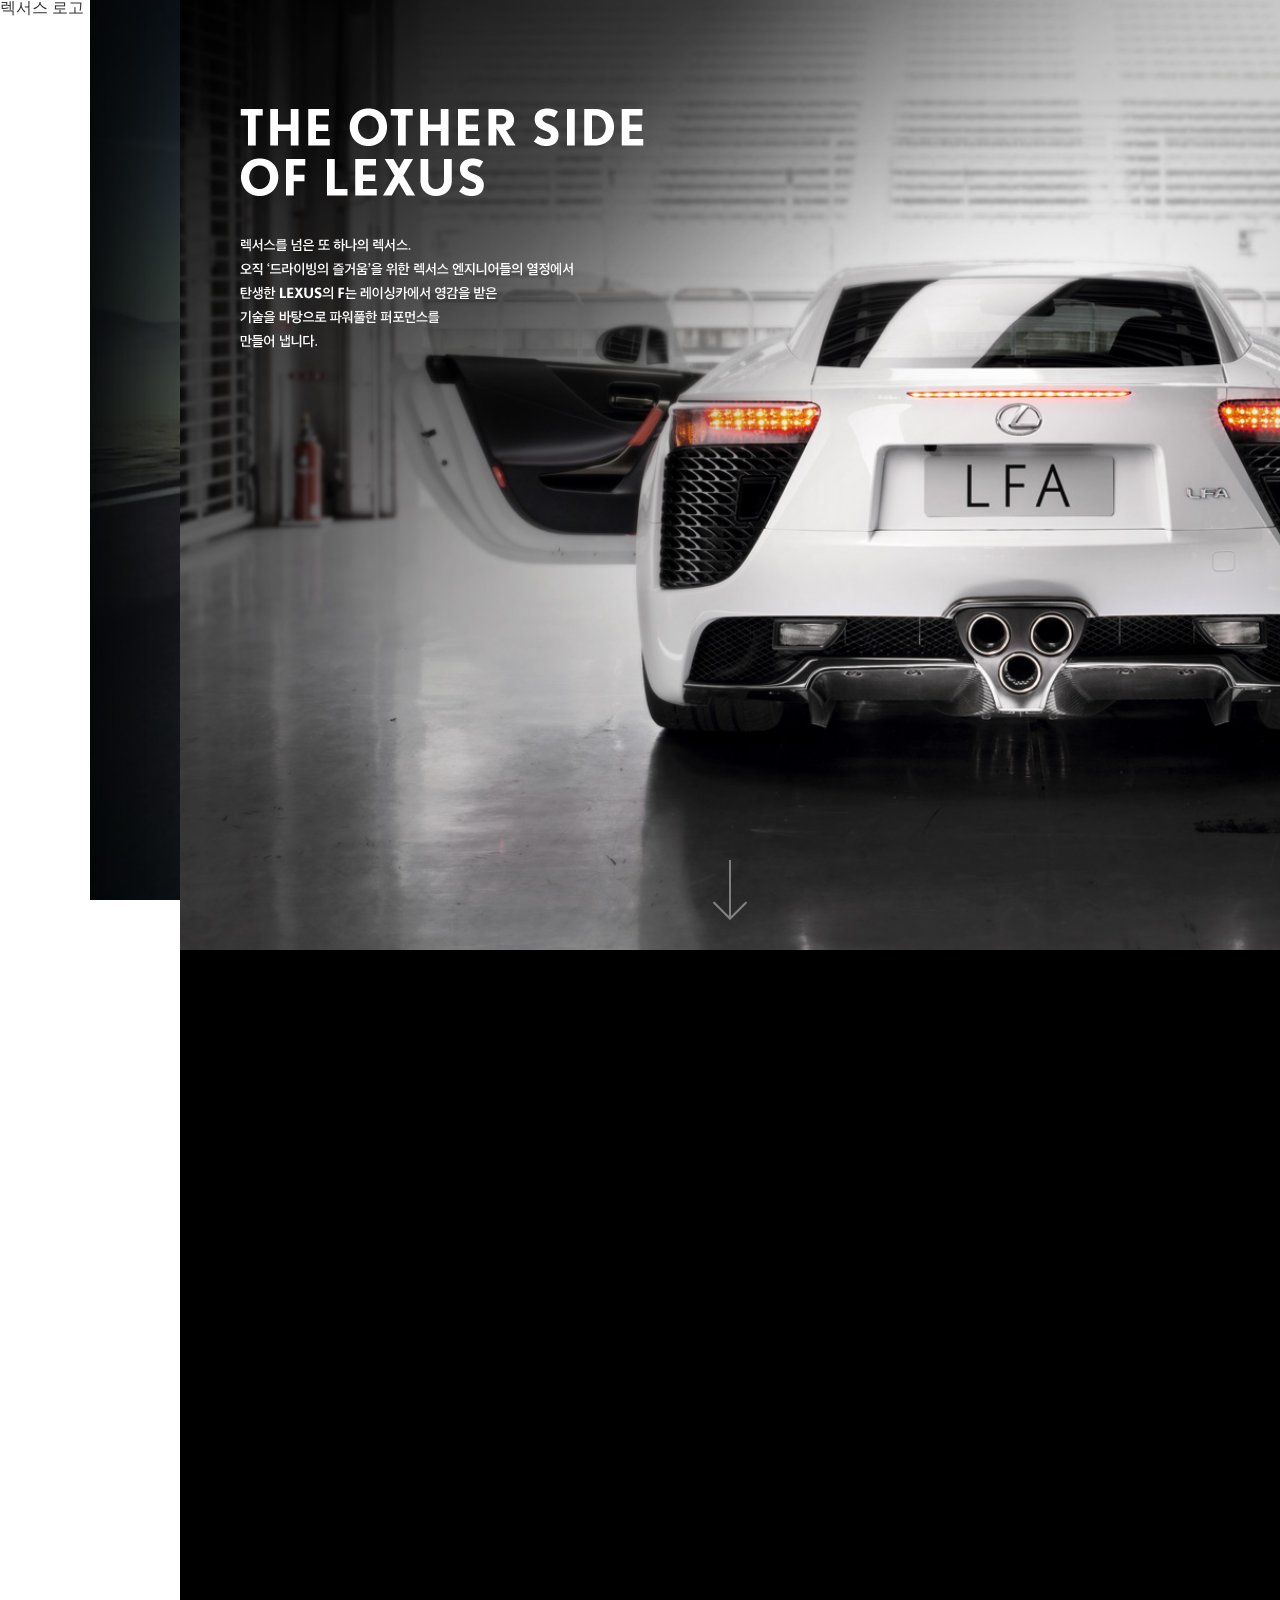
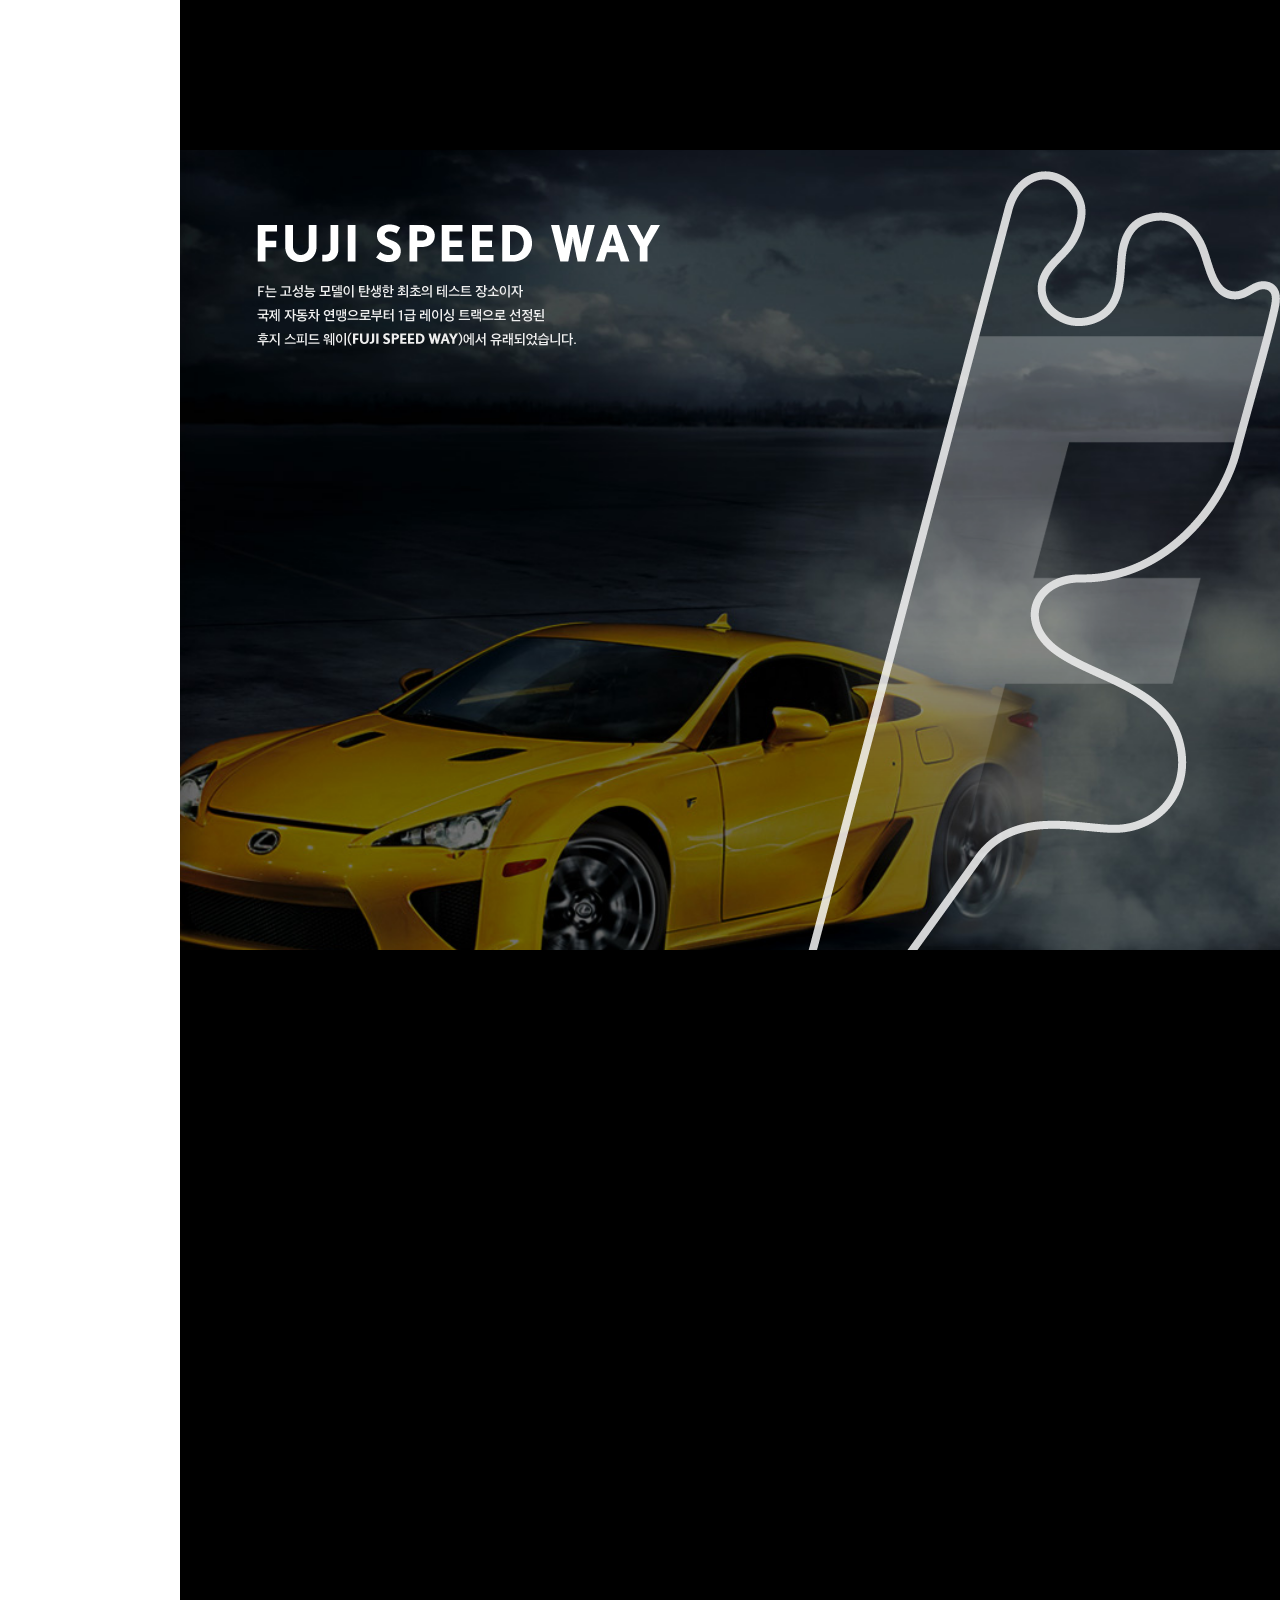
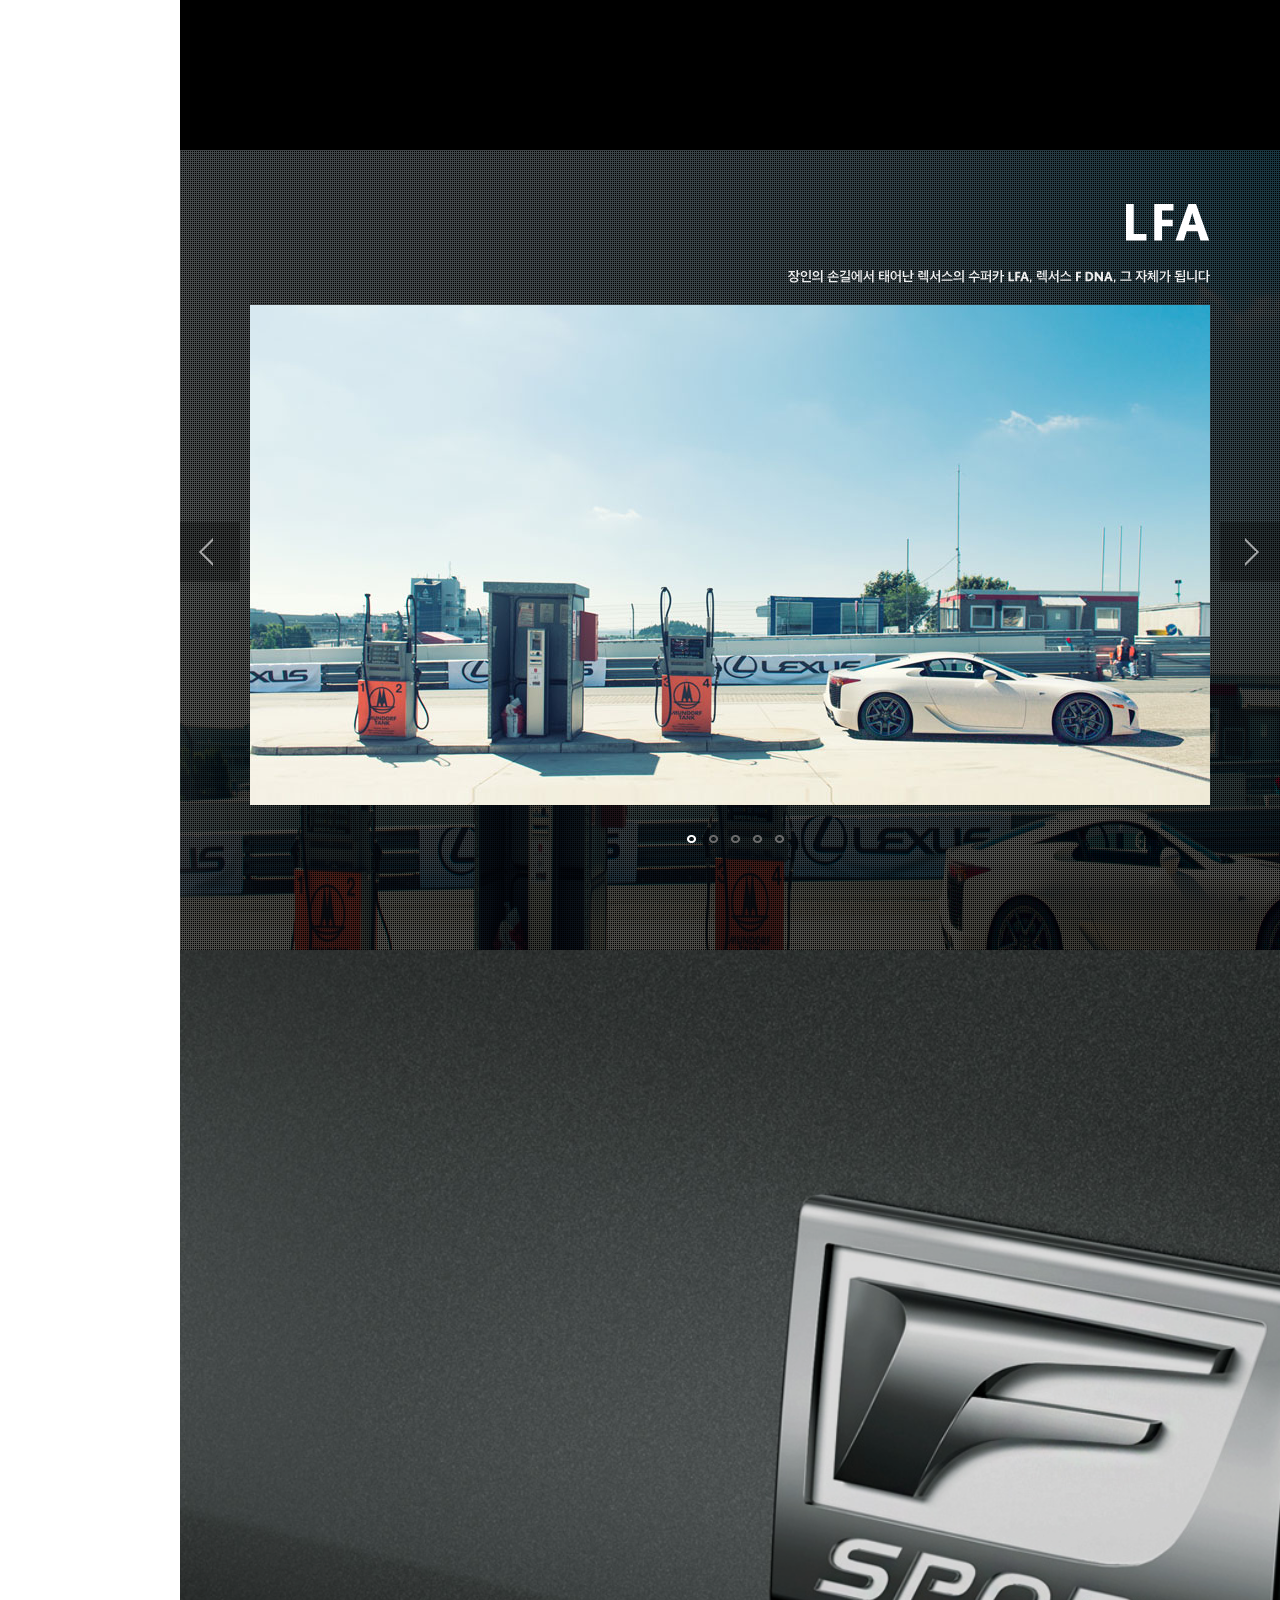
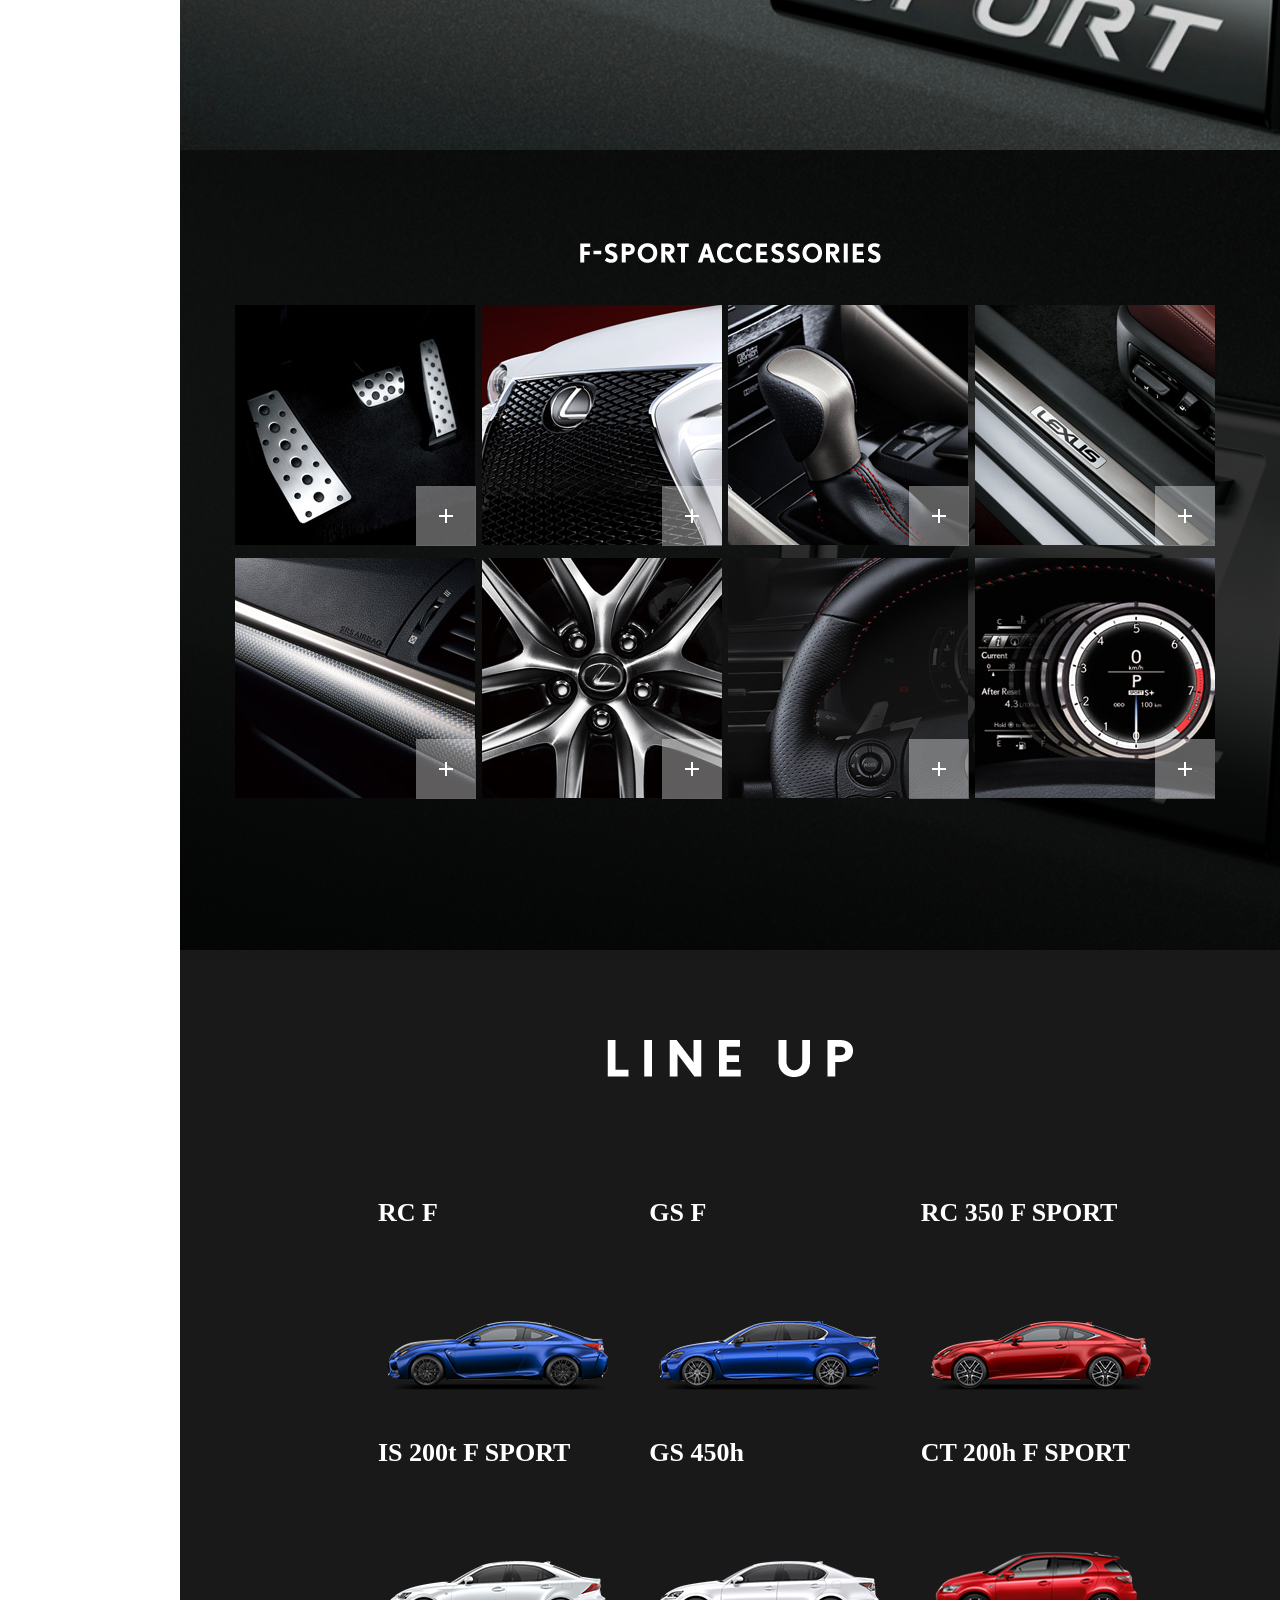
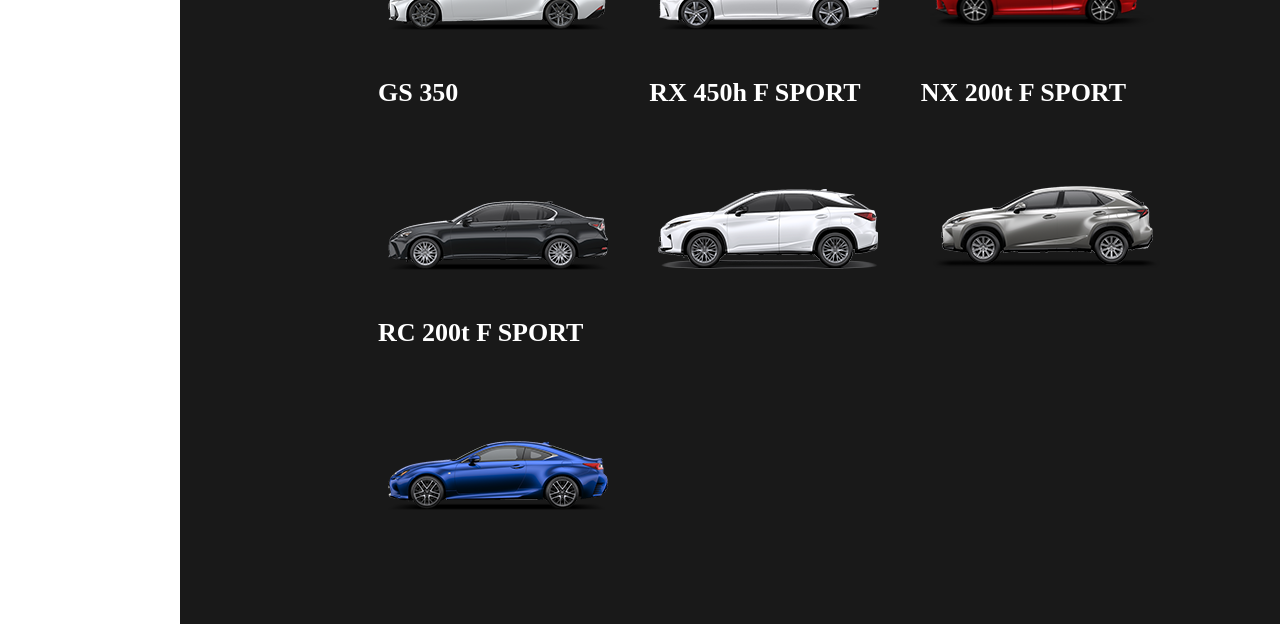
<file: lexus/f_performance/f_performance.html>
<!DOCTYPE html>
<html lang="en">
<head>
  <meta charset="UTF-8">
  <meta name="viewport" content="width=device-width, initial-scale=1.0">
  <meta http-equiv="X-UA-Compatible" content="ie=edge">
  <link rel="stylesheet" href="../css/import.css">
  <title>F PERFORMANCE</title>
  <script src="https://ajax.googleapis.com/ajax/libs/jquery/1.12.4/jquery.min.js"></script>
  <script type="text/javascript" src="../js/f_performance.js"></script>
  <script type="text/javascript" src="../js/jquery.parallax-1.1.3.js"></script>
  <script type="text/javascript" src="../js/jquery.localscroll-1.2.7-min.js"></script>
  <script type="text/javascript" src="../js/jquery.scrollTo-1.4.2-min.js"></script>
</head>

<body>
  <div class="header fl">렉서스 로고</div>
<section id="perform">

      <div>
        <ul>
          <li class="section_performance_1">
            <div class="section_performance_1_section_1">

              <p class="section_performance_1_bg_1"></p>

              <div class="section_performance_1_text_1">

              <h3></h3>

              <p></p>

            </div>

            <a href="javascript:void(0)" class="btn_performance">click</a>

            </div>

                <div class="section_performance_1_section_2">

                  <p class="section_performance_1_bg_2"></p>

                </div>

                <div class="section_performance_1_section_3">

                  <p class="section_performance_1_bg_3"><img src="../image/PERFORMANCE/bg_s1_3.jpg" alt=""></p>
                  <p class="section_performance_1_bg_3_1"><img src="../image/PERFORMANCE/bg_s1_3_map.png" alt=""></p>

                    <div class="section_performance_1_text_3">

                    <h3></h3>

                    <p></p>

                </div>

              </div>

          </li>

          <li class="section_performance_2">
            <div class="section_performance_2_section_1">

              <p class="section_performance_2_bg_1"></p>

                <div class="section_performance_2_text_1">

                <h3></h3>

                <p></p>

              </div>

              </div>


          <div class="section_performance_2_section_2">

            <div class="section_performance_2_text_2">

            <h3><img src="../image/PERFORMANCE/head_s2_2.png" alt="lfa"></h3>

            <p><img src="../image/PERFORMANCE/text_s2_2.png" alt="장인의 손길에서 태어난 렉서스의 수퍼카 laf,렉서스 f dan, 그 자체가 됩니다"></p>

          </div>

          <div class="section_performance_2_gallery">
            <ul>
              <li class="on">
                <div>
                  <img src="../image/PERFORMANCE/f_slide_00.jpg" alt="">
                </div>
            </li>
            <li>
              <div>
                <img src="../image/PERFORMANCE/f_slide_01.jpg" alt="">
              </div>
            </li>
            <li>
              <div>
                <img src="../image/PERFORMANCE/f_slide_02.jpg" alt="">
              </div>
            </li>
            <li>
              <div>
                <img src="../image/PERFORMANCE/f_slide_03.jpg" alt="">
              </div>
            </li>
            <li>
              <div>
                <img src="../image/PERFORMANCE/f_slide_04.jpg" alt="">
              </div>
            </li>
            </ul>
          </div>

          <div class="section_performance_2_slidebtn">
            <ul>
              <li class="on"><a href="javascript:void(0)">첫번째버튼</a></li>
              <li><a href="javascript:void(0)">두번째버튼</a></li>
              <li><a href="javascript:void(0)">세번째버튼</a></li>
              <li><a href="javascript:void(0)">네번째버튼</a></li>
              <li><a href="javascript:void(0)">다섯번째버튼</a></li>
            </ul>
          </div>

          <p class="section_performance_2_btn">
            <a href="javascript:void(0)" class="prev"><img src="../image/PERFORMANCE/arrow1.png" alt="이전 버튼"></a>
            <a href="javascript:void(0)" class="next"><img src="../image/PERFORMANCE/arrow2.png" alt="다음 버튼"></a>
          </p>

          <p class="section_performance_2_bg_2_mask"></p>

          <div class="section_performance_2_bg_2">
              <ul>
                <li class="on">
                  <div>
                    <img src="../image/PERFORMANCE/f_slide_bg_00.jpg" alt="">
                  </div>
              </li>
              <li>
                <div>
                    <img src="../image/PERFORMANCE/f_slide_bg_01.jpg" alt="">
                </div>
              </li>
              <li>
                <div>
                    <img src="../image/PERFORMANCE/f_slide_bg_02.jpg" alt="">
                </div>
              </li>
              <li>
                <div>
                    <img src="../image/PERFORMANCE/f_slide_bg_03.jpg" alt="">
                </div>
              </li>
              <li>
                <div>
                    <img src="../image/PERFORMANCE/f_slide_bg_04.jpg" alt="">
                </div>
              </li>
              </ul>
          </div>



        </div>


          </li>

          <li class="section_performance_3">
            <div class="section_performance_3_section_1">

            <p class="section_performance_3_bg_1"><img src="../image/PERFORMANCE/bg_s3_1.jpg" alt=""></p>

              <div class="section_performance_3_text_1">

              <h3></h3>

              <p></p>

            </div>

          </div>

          <div class="section_performance_3_section_2">

          <p class="section_performance_3_bg_2"><img src="../image/PERFORMANCE/bg_s3_1.jpg" alt=""></p>

          <div class="section_performance_3_text_2">

            <h3><img src="../image/PERFORMANCE/head_s3_2.png" alt="f-sport accessories"></h3>

          </div>

          <div class="section_performance_3_accessories">
              <ul class="section_performance_3_wrap">
                <li>
                  <a href="#none">
                    <img src="../image/PERFORMANCE/s3_2_feature_1.jpg" alt="">
                    <span class="section_performance_3_btn"></span>
                  </a>
                </li>
                <li>
                  <a href="#none">
                    <img src="../image/PERFORMANCE/s3_2_feature_2.jpg" alt="">
                    <span class="section_performance_3_btn"></span>
                  </a>
                </li>
                <li>
                  <a href="#none">
                    <img src="../image/PERFORMANCE/s3_2_feature_3.jpg" alt="">
                    <span class="section_performance_3_btn"></span>
                  </a>
                </li>
                <li>
                  <a href="#none">
                    <img src="../image/PERFORMANCE/s3_2_feature_4.jpg" alt="">
                    <span class="section_performance_3_btn"></span>
                  </a>
                </li>
                <li>
                  <a href="#none">
                    <img src="../image/PERFORMANCE/s3_2_feature_5.jpg" alt="">
                    <span class="section_performance_3_btn"></span>
                  </a>
                </li>
                <li>
                  <a href="#none">
                    <img src="../image/PERFORMANCE/s3_2_feature_6.jpg" alt="">
                    <span class="section_performance_3_btn"></span>
                  </a>
                </li>
                <li>
                  <a href="#none">
                    <img src="../image/PERFORMANCE/s3_2_feature_7.jpg" alt="">
                    <span class="section_performance_3_btn"></span>
                  </a>
                </li>
                <li>
                  <a href="#none">
                    <img src="../image/PERFORMANCE/s3_2_feature_8.jpg" alt="">
                    <span class="section_performance_3_btn"></span>
                  </a>
                </li>
              </ul>


              <div class="popup_wrap" style="display:none">
                <div class="popup_content">
                  <div class="popup_inner">
                    <div class="slide">
                      <ul>
                        <li class="slide_1 on">
                            <span class="pic"><img src="../image/PERFORMANCE/feature_model_1.jpg" alt=""></span>
                            <div class="infor">
                              <p>
                                <span>알루미늄 페달</span>
                              </p>
                              <div>
                                <p>알루미늄 페달 운전자에게 럭셔리하면서 역동적인 느낌이 어떤 것인지를 보여줍니다.</p>
                              </div>
                            </div>
                        </li>
                        <li class="slide_1">
                            <span class="pic"><img src="../image/PERFORMANCE/feature_model_2.jpg" alt=""></span>
                            <div class="infor">
                              <p>
                                <span>스핀들 그릴</span>
                              </p>
                              <div>
                                <p>공격적인 전면부의 스핀들 그릴은 전용 사양인 메쉬 타입의 디자인이 적용되어 잊지못할 인상을 줍니다.</p>
                              </div>
                            </div>
                        </li>
                        <li class="slide_1">
                            <span class="pic"><img src="../image/PERFORMANCE/feature_model_3.jpg" alt=""></span>
                            <div class="infor">
                              <p>
                                <span>F SPORT ATTRACTION</span>
                              </p>
                              <div>
                                <p>레이스 트렉에서 F SPORT의 퍼포먼스는 한계를 뛰어 넘습니다. 하지만, 일반 도로에서는 다른 렉서스 차량과 같이 부드럽고 유려하게 주행합니다.</p>
                              </div>
                            </div>
                        </li>
                        <li class="slide_1">
                            <span class="pic"><img src="../image/PERFORMANCE/feature_model_4.jpg" alt=""></span>
                            <div class="infor">
                              <p>
                                <span>퍼포레이티드 가죽 트림</span>
                              </p>
                              <div>
                                <p>차량 내부 역시 독특한 퍼포레이티드 가죽 트림을 사용하여 세련됨과 편안함을 동시에 느낄 수 있습니다.</p>
                              </div>
                            </div>
                        </li>
                        <li class="slide_1">
                            <span class="pic"><img src="../image/PERFORMANCE/feature_model_5.jpg" alt=""></span>
                            <div class="infor">
                              <p>
                                <span>알루미늄 트림</span>
                              </p>
                              <div>
                                <p>부드러운 줄이 있는 알루미늄 트림 구조로 더욱 럭셔리한 내부를 표현하였습니다.</p>
                              </div>
                            </div>
                        </li>
                        <li class="slide_1">
                            <span class="pic"><img src="../image/PERFORMANCE/feature_model_6.jpg" alt=""></span>
                            <div class="infor">
                              <p>
                                <span>18~19인치 F SPORT 전용휠</span>
                              </p>
                              <div>
                                <p>18~19인치 F SPORT 전용휠이 적용되었습니다.</p>
                              </div>
                            </div>
                        </li>
                        <li class="slide_1">
                            <span class="pic"><img src="../image/PERFORMANCE/feature_model_7.jpg" alt=""></span>
                            <div class="infor">
                              <p>
                                <span>EXCLUSIVE WEDGE METAL TRIM</span>
                              </p>
                              <div>
                                <p>장인의 손길이 살아 숨쉬는 핸드메이드 스티치와 최상의 소재가 적용된 실내에서 이 시대의 럭셔리를 느끼게 해줍니다.</p>
                              </div>
                            </div>
                        </li>
                        <li class="slide_1">
                            <span class="pic"><img src="../image/PERFORMANCE/feature_model_8.jpg" alt=""></span>
                            <div class="infor">
                              <p>
                                <span>F SPORT EXCLUSIVE METER</span>
                              </p>
                              <div>
                                <p>F SPORT 사양에는 렉서스의 수퍼카이자 F SPORT의 정점에 있는 LFA의 타코미터가 적용되어 있습니다.</p>
                              </div>
                            </div>
                        </li>


                      </ul>
                    </div>
                  </div>
                  <div class="popup_btn">
                    <a href="#none" class="prev">
                      <i class="prev_btn icon"></i>
                      <span>PREV</span>
                    </a>
                    <a href="#none" class="next">
                      <i class="next_btn icon"></i>
                      <span>NEXT</span>
                    </a>
                    <!-- <p class="page_number">
                      <span class="num">1</span>
                      <em>/</em>
                      <span>8</span>
                    </p> -->
                  </div>
                  <div class="close_btn">
                    <a href="#none">
                      <span>닫기버튼</span>
                    </a>
                  </div>
                </div>
              </div>

              <div class="on">
                  <div class="blind"></div>
              </div>

          </div>
        </div>
          </li>

          <li class="section_performance_4">
            <div>
                <h3><img src="../image/PERFORMANCE/head_s4.png" alt="line up"></h3>
                  <ul class="section_performance_4_list">
                    <li>
                      <a href="#none">
                        <span>RC F</span>
                        <img src="../image/PERFORMANCE/RCF.png" alt="rc f">
                      </a>
                    </li>
                    <li>
                      <a href="#none">
                        <span>GS F</span>
                        <img src="../image/PERFORMANCE/GSF(1).png" alt="gs f">
                      </a>
                    </li>
                    <li>
                      <a href="#none">
                        <span>RC 350 F SPORT</span>
                        <img src="../image/PERFORMANCE/RC350Fsport.png" alt="rc 350">
                      </a>
                    </li>
                    <li>
                      <a href="#none">
                        <span>IS 200t F SPORT</span>
                        <img src="../image/PERFORMANCE/IS200tFsport(0).png" alt="is 200t">
                      </a>
                    </li>
                    <li>
                      <a href="#none">
                        <span>GS 450h</span>
                        <img src="../image/PERFORMANCE/GS450h(0).png" alt="gs 450h">
                      </a>
                    </li>
                    <li>
                      <a href="#none">
                        <span>CT 200h F SPORT</span>
                        <img src="../image/PERFORMANCE/ct_fsport.png" alt="ct 200h">
                      </a>
                    </li>
                    <li>
                      <a href="#none">
                        <span>GS 350</span>
                        <img src="../image/PERFORMANCE/GS350(0).png" alt="gs 350">
                      </a>
                    </li>
                    <li>
                      <a href="#none">
                        <span>RX 450h F SPORT</span>
                        <img src="../image/PERFORMANCE/rx450h_fsport(1).png" alt="rx 450h">
                      </a>
                    </li>
                    <li>
                      <a href="#none">
                        <span>NX 200t F SPORT</span>
                        <img src="../image/PERFORMANCE/NX200t(0).png" alt="nx 200t">
                      </a>
                    </li>
                    <li>
                      <a href="#none">
                        <span>RC 200t F SPORT</span>
                        <img src="../image/PERFORMANCE/RC200tFsport.png" alt="rc 200t">
                      </a>
                    </li>
                  </ul>
            </div>
          </li>
        </ul>
      </div>
    </section>


</body>
</html>
</file>
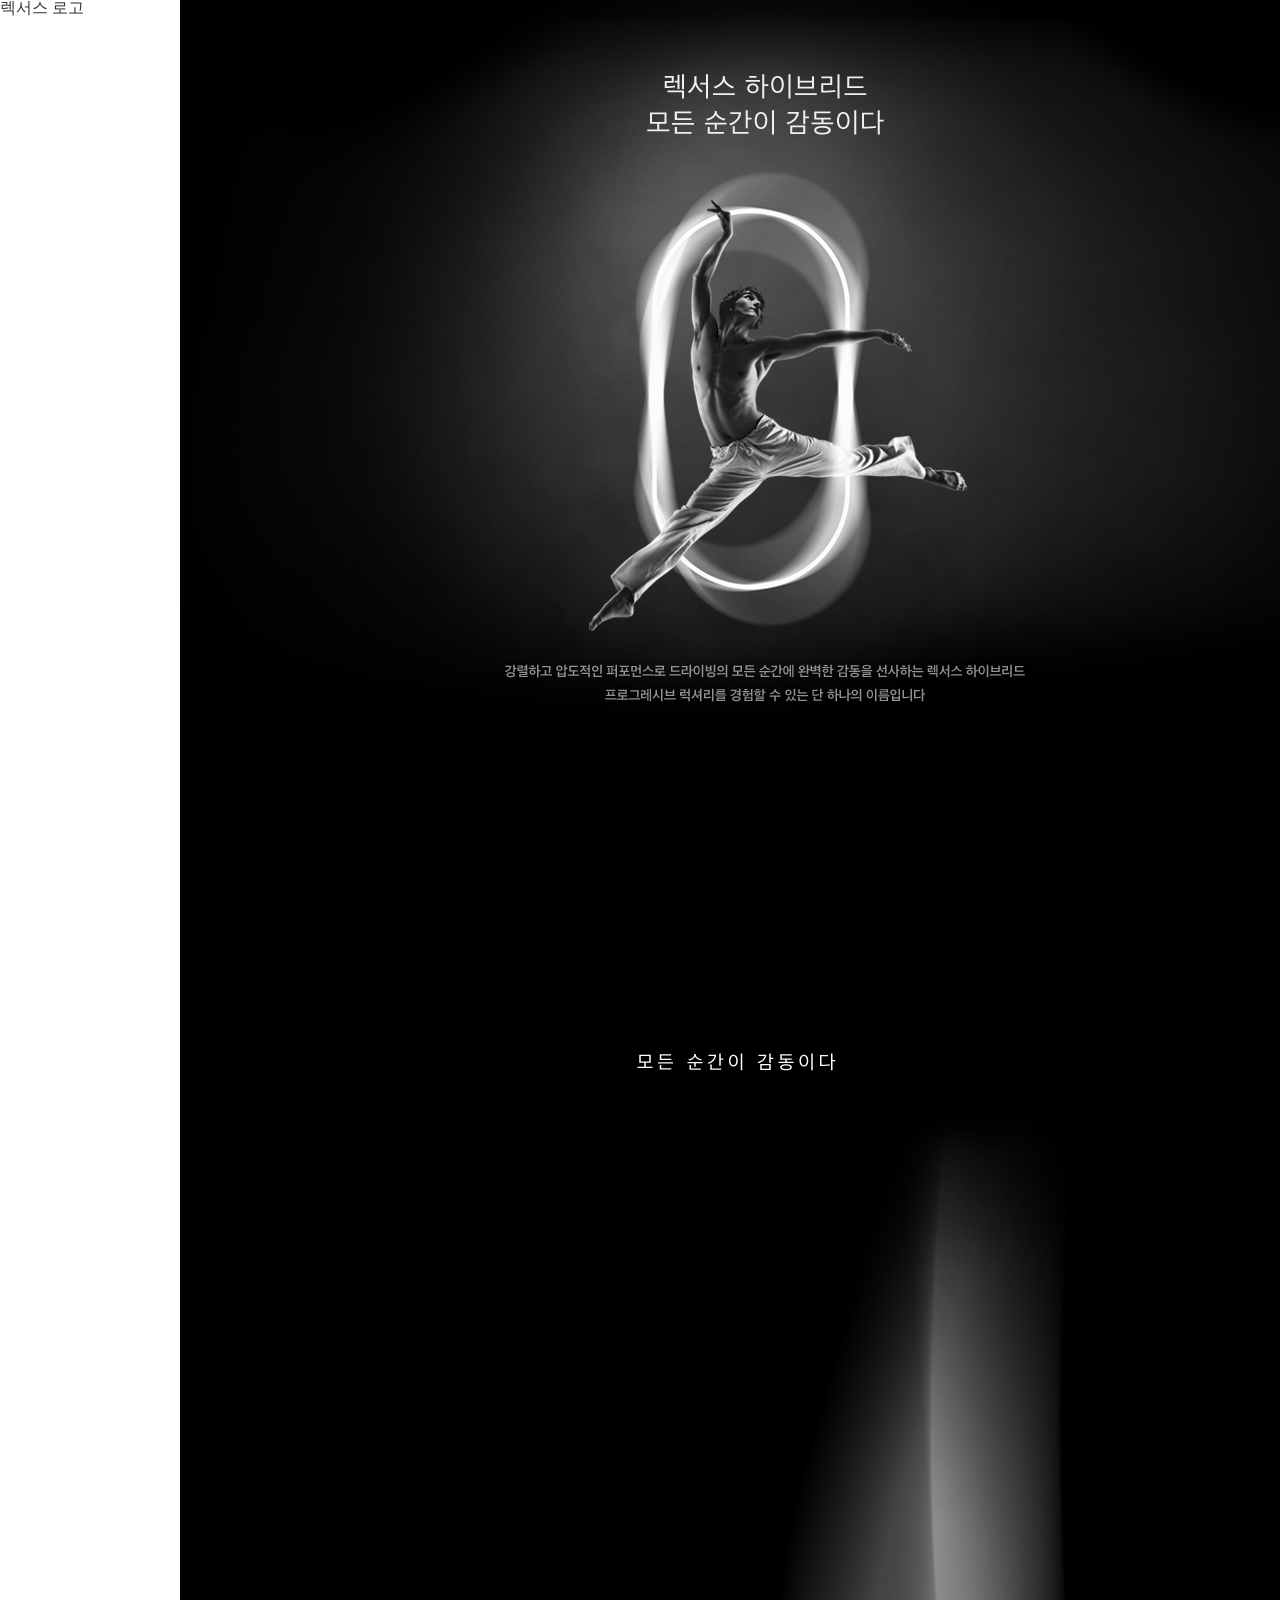
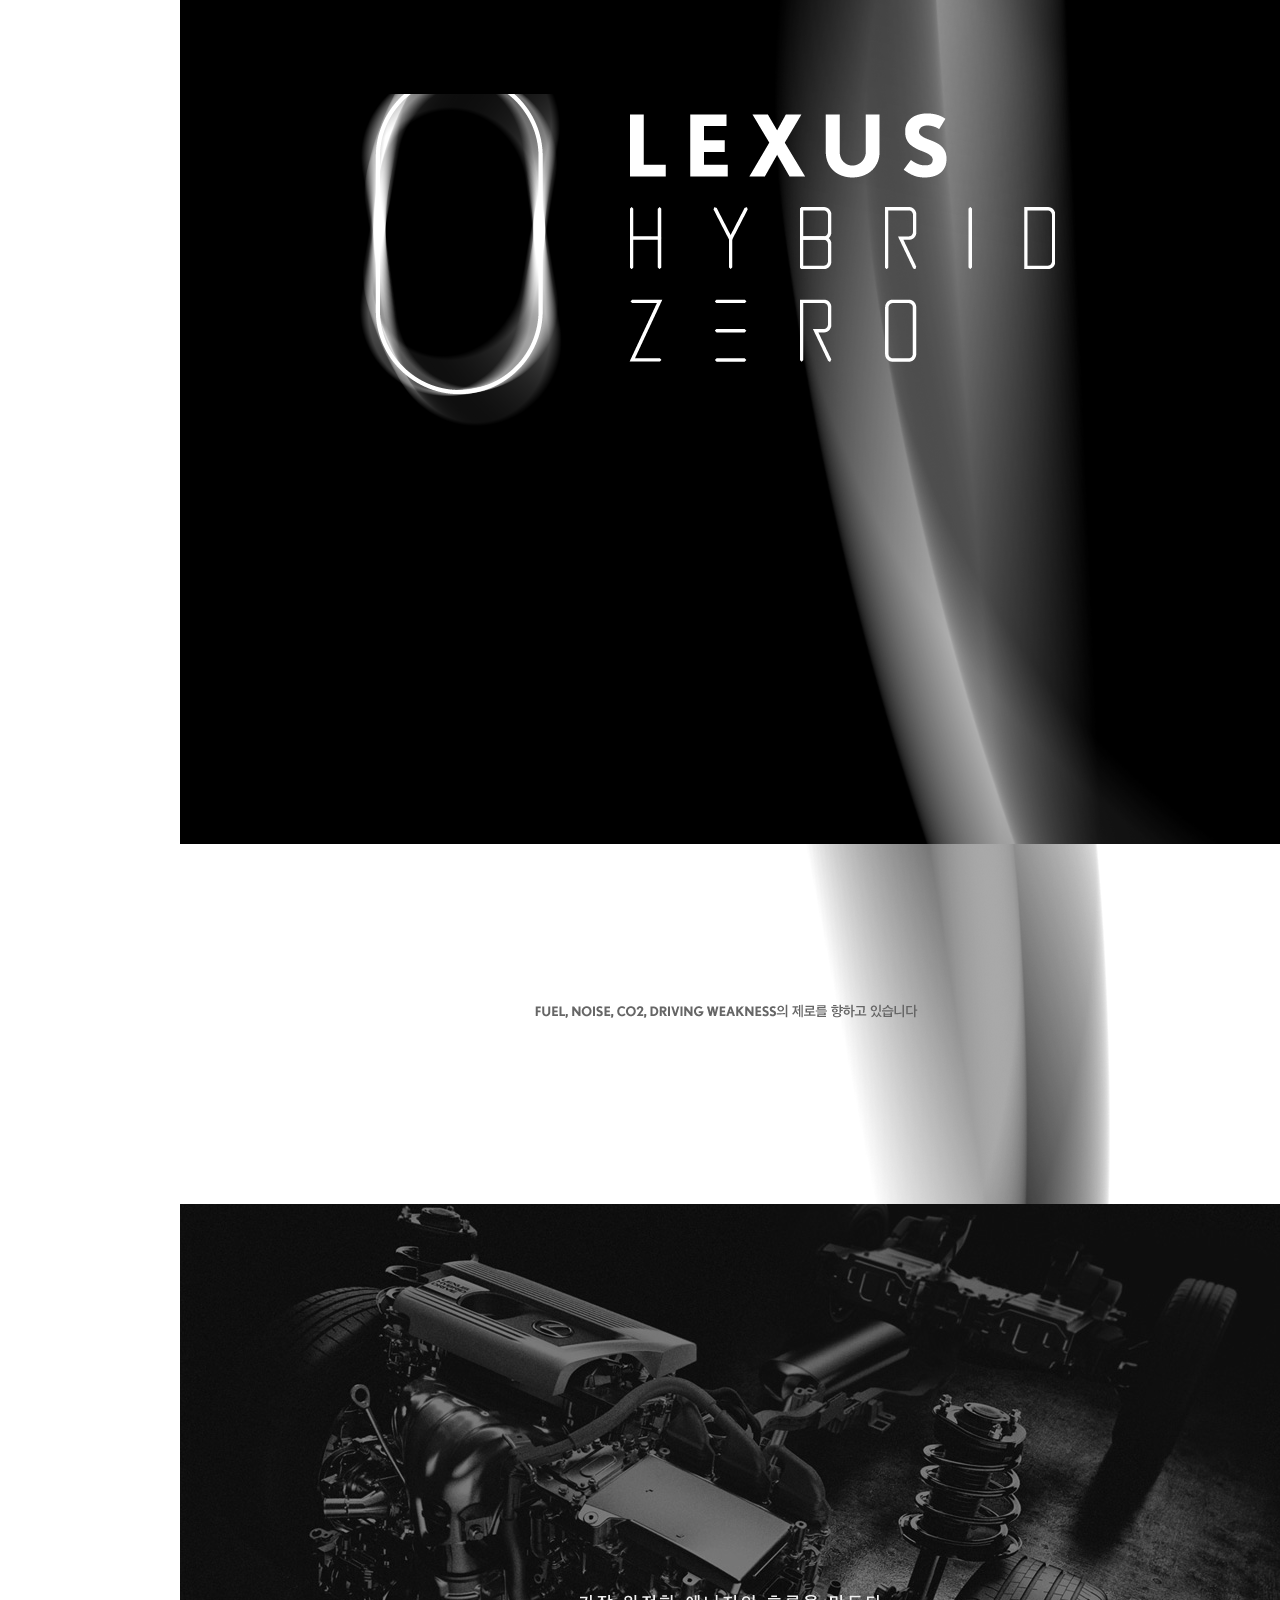
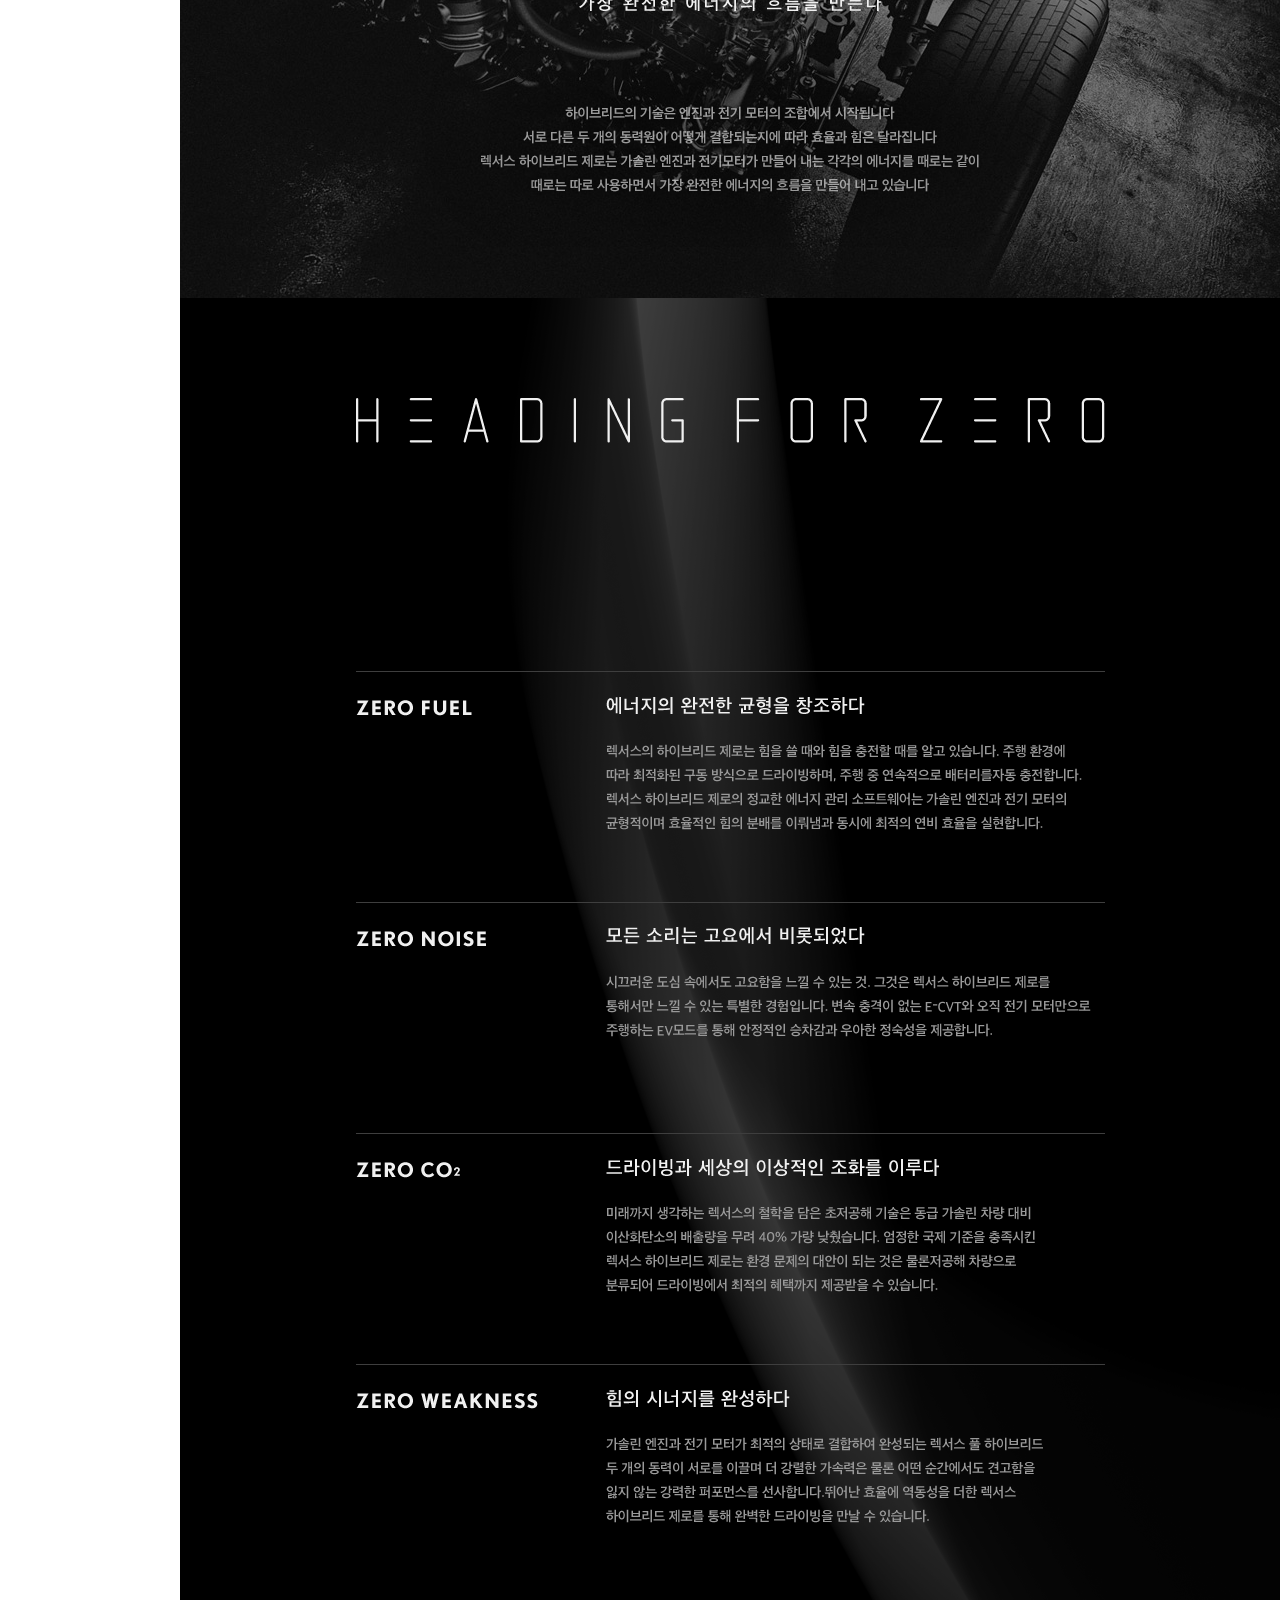
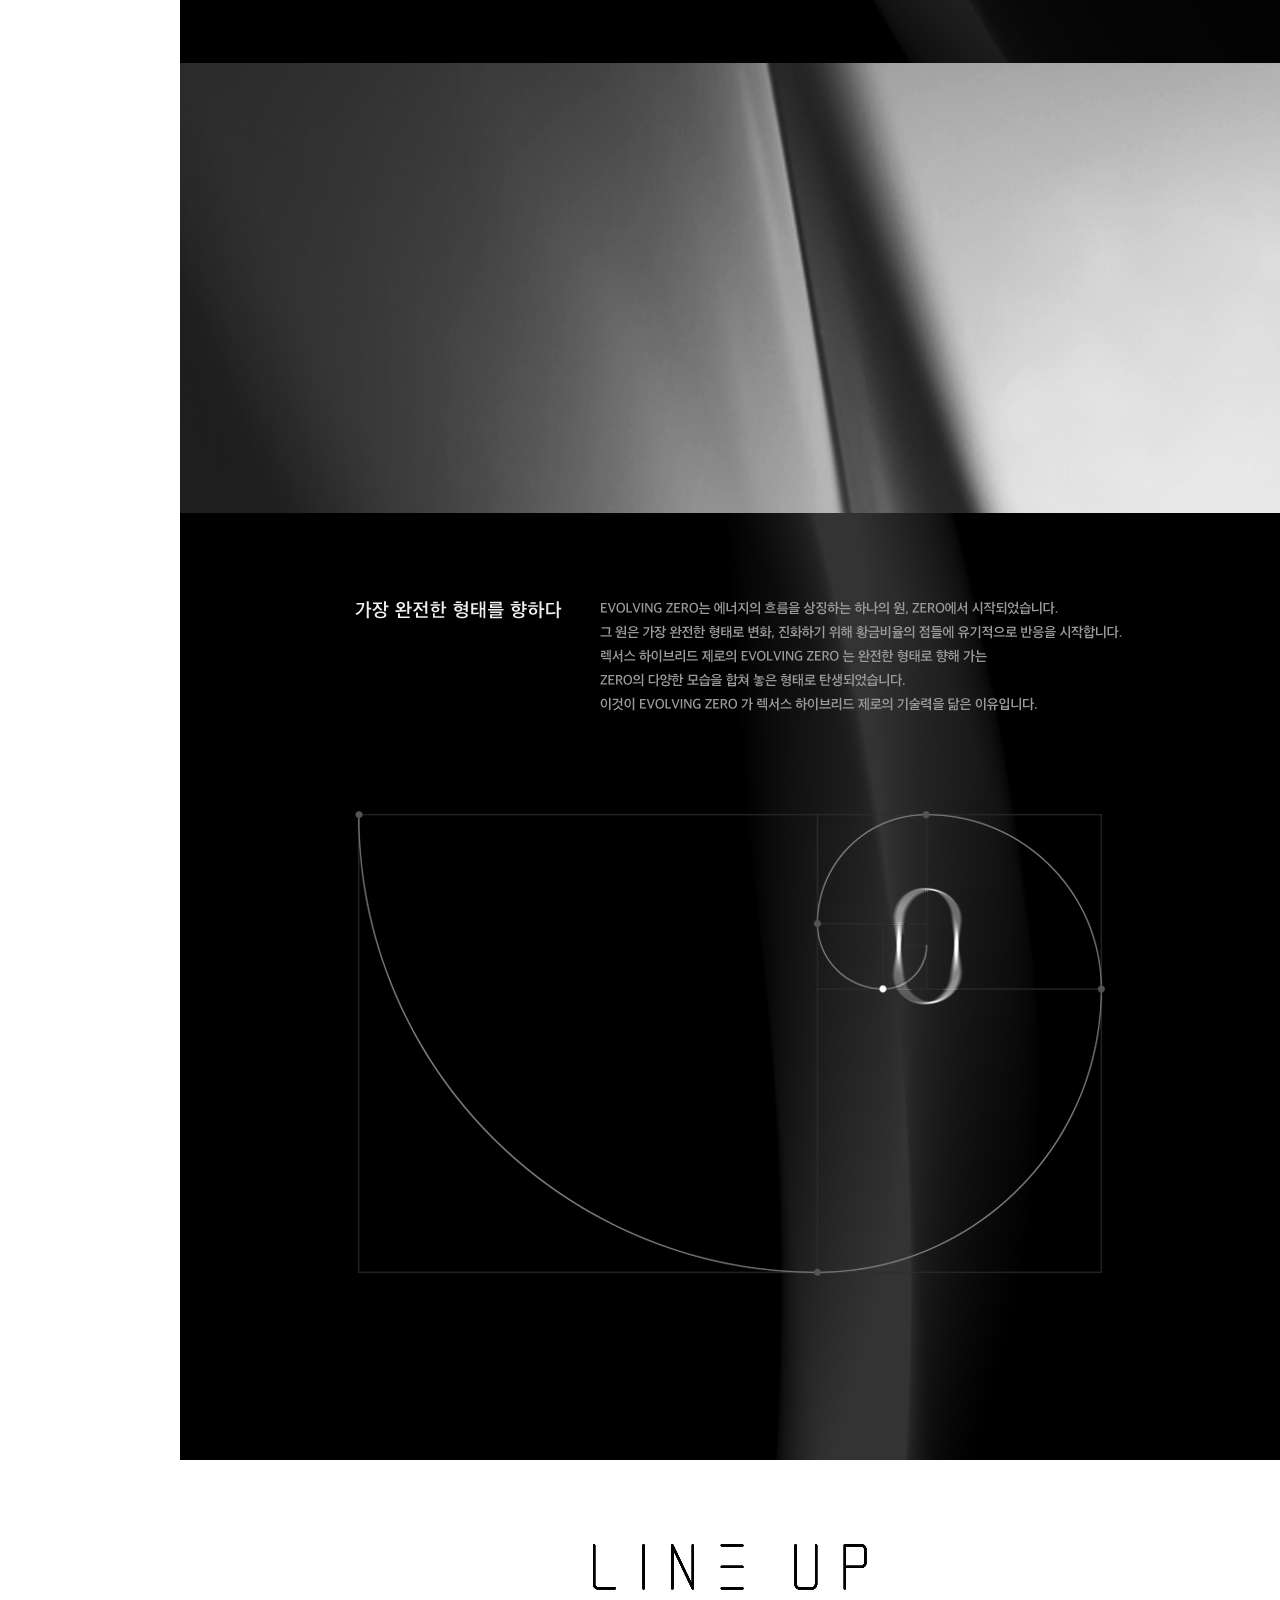
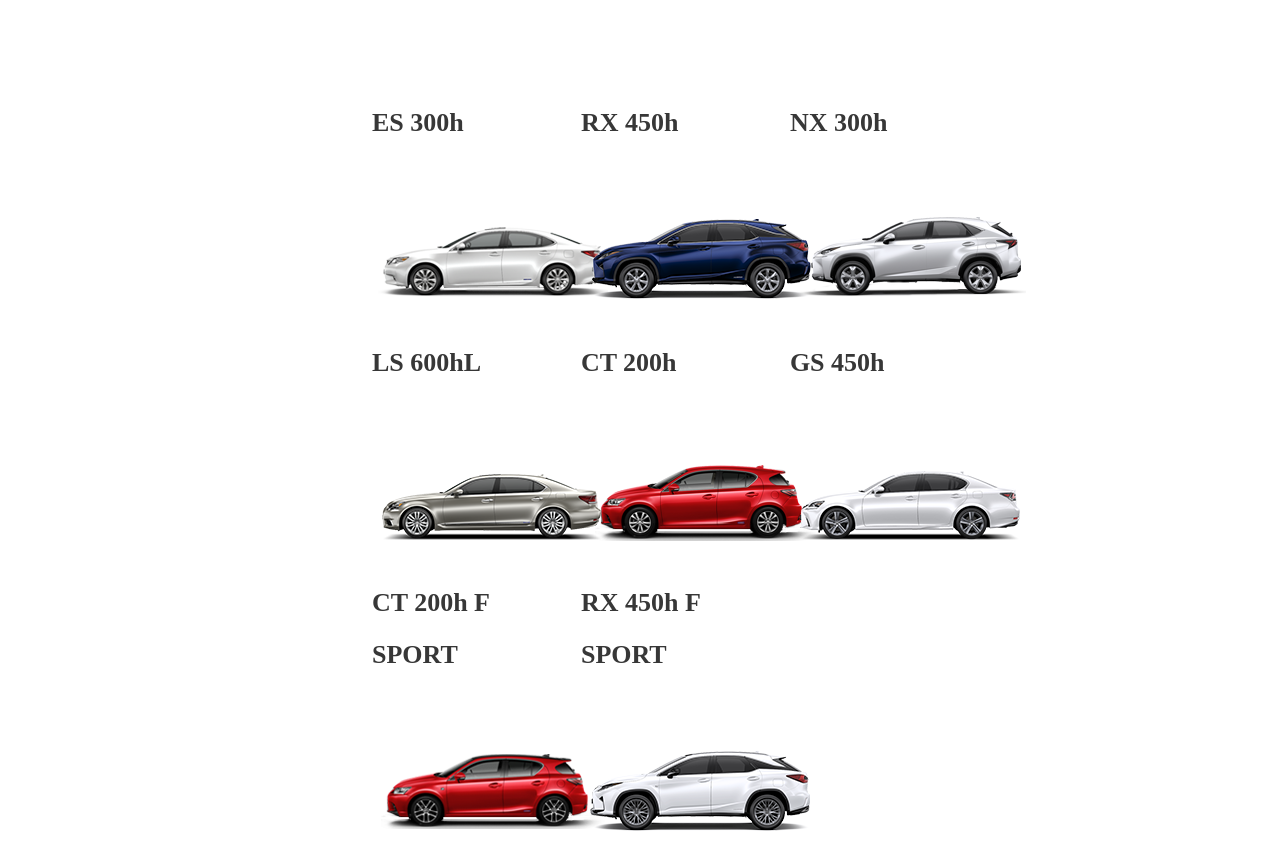
<file: lexus/hybrid_zero/hybrid_zero.html>
<!DOCTYPE html>
<html lang="en">
<head>
  <meta charset="UTF-8">
  <meta name="viewport" content="width=device-width, initial-scale=1.0">
  <meta http-equiv="X-UA-Compatible" content="ie=edge">
  <link rel="stylesheet" href="../css/import.css">
  <title>HYBRID ZERO</title>
  <script src="https://ajax.googleapis.com/ajax/libs/jquery/1.12.4/jquery.min.js"></script>
  <script type="text/javascript" src="../js/hybrid_zero.js"></script>
  <script type="text/javascript" src="../js/jquery.parallax-1.1.3.js"></script>
  <script type="text/javascript" src="../js/jquery.localscroll-1.2.7-min.js"></script>
  <script type="text/javascript" src="../js/jquery.scrollTo-1.4.2-min.js"></script>
</head>

<body>
  <div class="header fl">렉서스 로고</div>
<section id="hybrid">

      <div>
        <ul>
          <li class="section_hybrid_1">
            <div>

              <div class="section_hybrid_1_bg"><img src="../image/HYBRID/new-sec1-bg.jpg" alt=""></div>

              <h2><img src="../image/HYBRID/new-sec1-txt1.png" alt="렉서스 하이브리드 모든 순간이 감동이다" /></h2>
               <ul>
                 <li class="strip_hybrid_1"></li>
                 <li class="man_hybrid_1"></li>
                  <p><img src="../image/HYBRID/new-sec1-txt2.png" alt=""></p>
               </ul>
            </div>
          </li>

          <li class="section_hybrid_2">
            <div>

              <p class="section_hybrid_2_bg"><img src="../image/HYBRID/obj_s1_new.png" alt=""></p>

              <ul>
                  <li>
                    <strong><img src="../image/HYBRID/new-sec2-txt1.png" alt="모든 순간이 감동이다"></strong>
                  </li>

                  <li class="section_hybrid_2_video">
                    <a href="javascript:void(0)" onclick="pop_btn();"></a>
                    <!-- a태그 안에 원래 이 이미지가 들어가있어야 온클릭이 먹어서 동영상이 재생됨<img src="../image/HYBRID/new-sec2-img1.png" alt=""> -->
                </li>

              </ul>

                <div class="popup_wrap" style="display:none">
                    <div class="popup">
                      <iframe  width="1920" height="948" src="https://www.youtube.com/embed/Og2ups1uuLk" frameborder="0" allowfullscreen></iframe>
                      <p class="close"><a href="#"><span>닫기버튼</span></a></p>
                    </div>
                </div>

            </div>
          </li>
          <li class="section_hybrid_3">
            <div>
                <h2></h2>
                <a href="http://www.lexushybridzero.co.kr" target="_blank"></a>
            </div>
          </li>

          <li class="section_hybrid_4">
              <div class="section_hybrid_4_section_1">

              <p class="section_hybrid_4_bg_1"><img src="../image/HYBRID/obj_s2.png" alt=""></p>

                <div class="section_hybrid_4_text_1">

                <h3></h3>

                <p></p>

              </div>

            </div>


              <div class="section_hybrid_4_section_2">

              <p class="section_hybrid_4_bg_2"><img src="../image/HYBRID/bg_s2_2.jpg" alt=""></p>

              <div class="section_hybrid_4_text_2">

              <h3></h3>

              <strong></strong>

              <p></p>

              </div>

            </div>

          </li>

          <li class="section_hybrid_5">
            <div>

              <div class="section_hybrid_5_bg"><img src="../image/HYBRID/obj_s3.png" alt=""></div>

              <div class="section_hybrid_5_text">
              <h3></h3>

              <ul>

                <li class="parallax_1">
                  <h4></h4>
                  <span>
                    <strong></strong>
                    <p></p>
                  </span>
                </li>

                <li class="parallax_2">
                  <h4></h4>
                  <span>
                    <strong></strong>
                    <p></p>
                  </span>
                </li>

                <li class="parallax_3">
                  <h4></h4>
                  <span>
                    <strong></strong>
                    <p></p>
                  </span>
                </li>

                <li class="parallax_4">
                  <h4></h4>
                  <span>
                    <strong></strong>
                    <p></p>
                  </span>
                </li>

              </ul>

            </div>
            </div>
          </li>

          <li class="section_hybrid_6">
            <div class="section_hybrid_6_section_1">

            <p class="section_hybrid_6_bg_1"><img src="../image/HYBRID/bg_s4_1.jpg" alt="" style="margin-left: -31px;"></p>

            <h3></h3>

            </div>


            <div class="section_hybrid_6_section_2">

            <p class="section_hybrid_6_bg_2"><img src="../image/HYBRID/obj_s4_2_1.png" alt=""></p>

            <div class="section_hybrid_6_text_2">

            <h3></h3>

            <p></p>
            <span></span>

            </div>

          </div>
          </li>

          <li class="section_hybrid_7">
          <div>
              <h3><img src="../image/HYBRID/head_s5.png" alt="line up"></h3>
                <ul class="section_hybrid_7_list">
                  <li>
                    <a href="#none">
                      <span>ES 300h</span>
                      <img src="../image/HYBRID/es_300h(0).png" alt="es_300h">
                    </a>
                  </li>
                  <li>
                    <a href="#none">
                      <span>RX 450h</span>
                      <img src="../image/HYBRID/rx450h(2).png" alt="rx450h">
                    </a>
                  </li>
                  <li>
                    <a href="#none">
                      <span>NX 300h</span>
                      <img src="../image/HYBRID/nx_300h(0).png" alt="nx_300h">
                    </a>
                  </li>
                  <li>
                    <a href="#none">
                      <span>LS 600hL</span>
                      <img src="../image/HYBRID/LS600hL(2).png" alt="LS600hL">
                    </a>
                  </li>
                  <li>
                    <a href="#none">
                      <span>CT 200h</span>
                      <img src="../image/HYBRID/ct_200h(1).png" alt="ct_200h">
                    </a>
                  </li>
                  <li>
                    <a href="#none">
                      <span>GS 450h</span>
                      <img src="../image/HYBRID/GS450h(0).png" alt="GS450h">
                    </a>
                  </li>
                  <li>
                    <a href="#none">
                      <span>CT 200h F SPORT</span>
                      <img src="../image/HYBRID/ct_fsport.png" alt="es_300h">
                    </a>
                  </li>
                  <li>
                    <a href="#none">
                      <span>RX 450h F SPORT</span>
                      <img src="../image/HYBRID/rx450h_fsport(1).png" alt="es_300h">
                    </a>
                  </li>
                </ul>
          </div>
        </li>
        </ul>
      </div>
    </section>


</body>
</html>
</file>
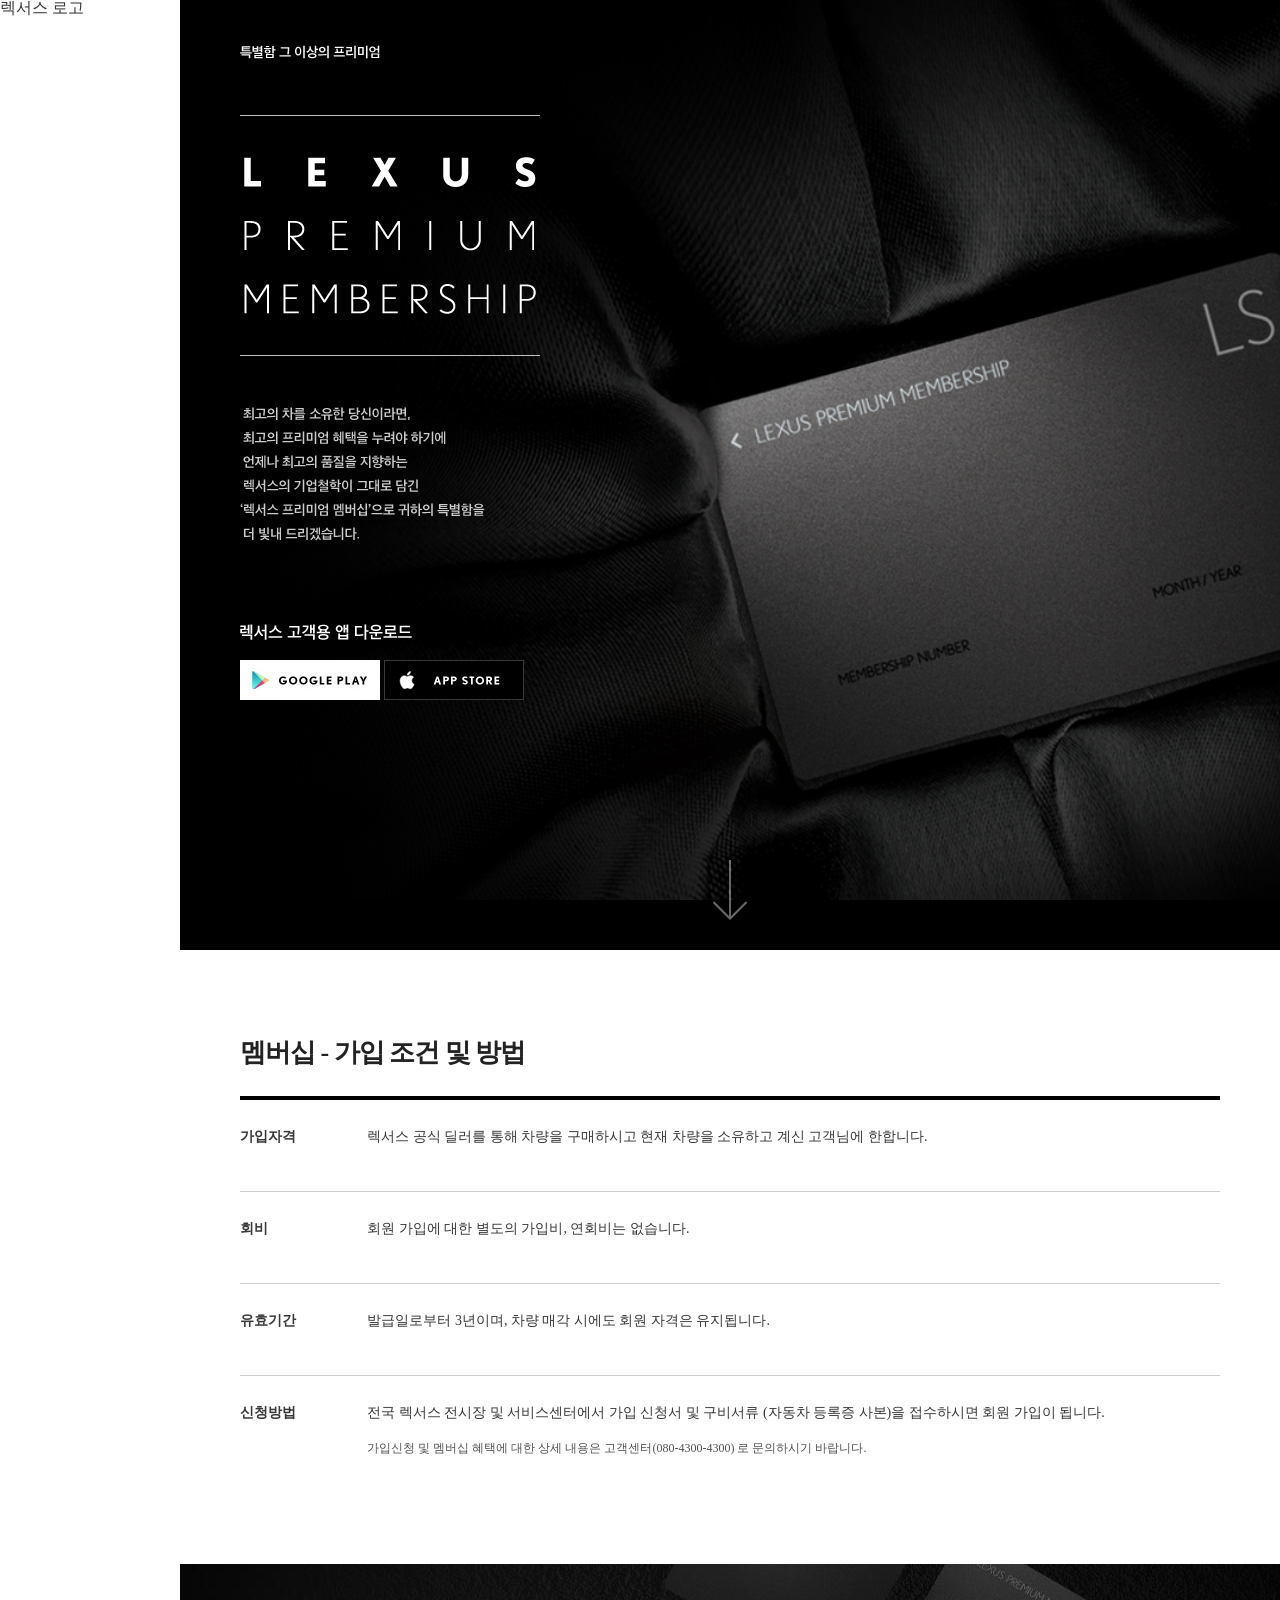
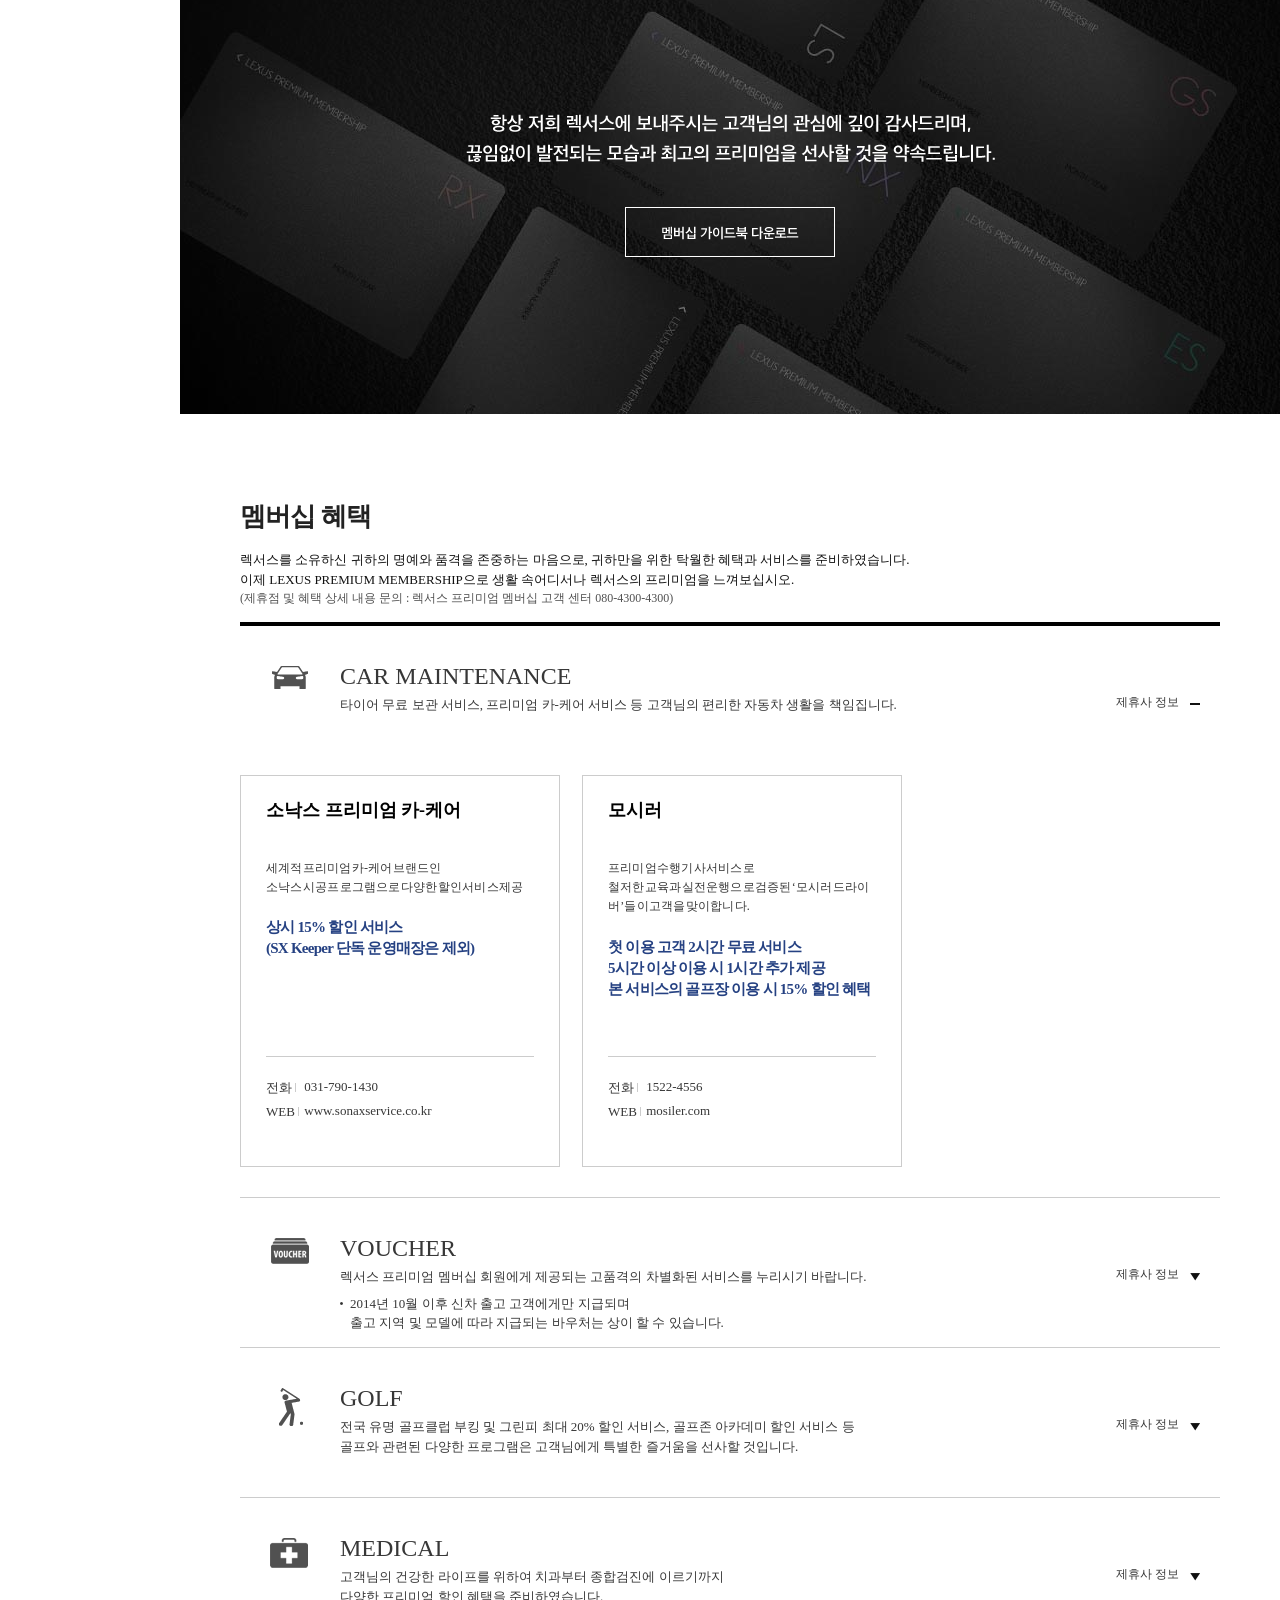
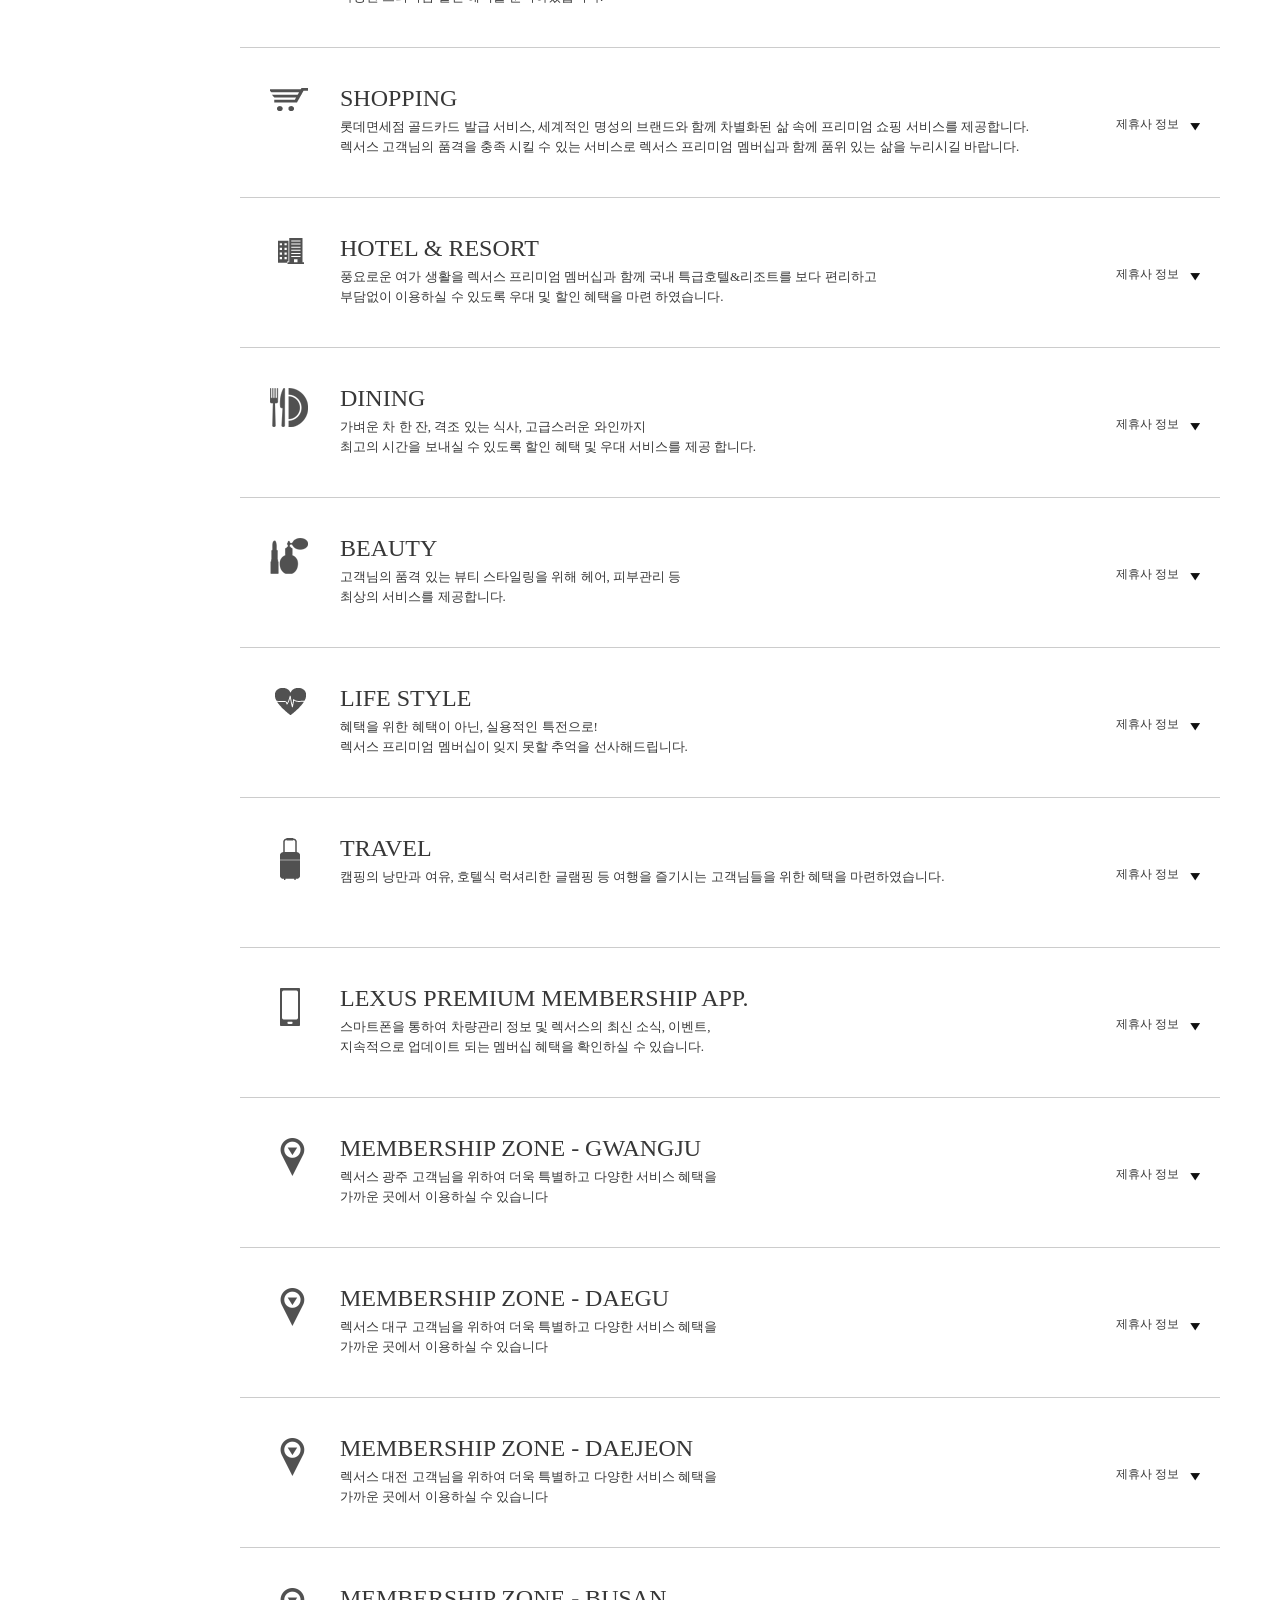
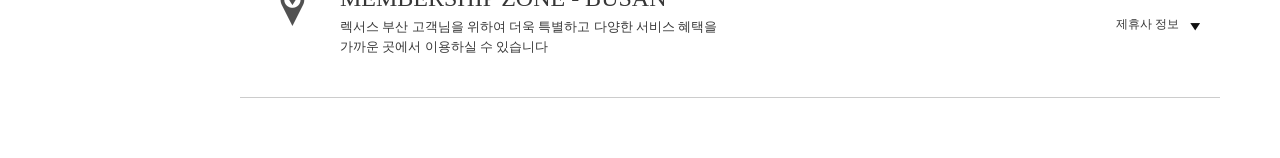
<file: lexus/membership/membership.html>
<!DOCTYPE html>
<html lang="en">
<head>
  <meta charset="UTF-8">
  <meta name="viewport" content="width=device-width, initial-scale=1.0">
  <meta http-equiv="X-UA-Compatible" content="ie=edge">
  <link rel="stylesheet" href="../css/import.css">
  <title>MEMBERSHIP</title>
  <script src="https://ajax.googleapis.com/ajax/libs/jquery/1.12.4/jquery.min.js"></script>
  <script type="text/javascript" src="../js/membership.js"></script>
</head>

<body>
  <div class="header fl">렉서스 로고</div>
<section id="member">

      <div>
        <ul>
          <li class="section_membership_1">
            <div>
              <div class="section_membership_1_bg"><img src="../image/MEMBERSHIP/bg_s1.jpg" alt=""></div>

              <div class="section_membership_1_text_1">
              <p class="title_membership">
                <img src="../image/MEMBERSHIP/stit_s1.png" alt="특별함 그 이상의 프리미엄">
              </p>

              <h3>
                <img src="../image/MEMBERSHIP/head_s1.png" alt="the other side of lexus">
              </h3>

              <p class="sentence_membership">
                <img src="../image/MEMBERSHIP/text_s1.png" alt="최고의 차를 소유한 당신이라면,
              최고의 프리미엄 혜택을 누려야 하기에 언제나 최고의 품질을 지향하는 렉서스의 기업철학이
              그대로 담긴 ‘렉서스 프리미엄 멤버십’으로 귀하의 특별함을 더 빛내 드리겠습니다.">
              </p>

              <p class="download_membership">
                <img src="../image/MEMBERSHIP/membership_txt_appdownload.png" alt="렉서스 고객용 앱 다운로드">
              </p>

              <p class="btns_membership">
                <a href="https://play.google.com/store/apps/details?id=com.toyota.lexusapp" target="_blank">
                  <img src="../image/MEMBERSHIP/btn_mem_android.jpg" alt="구글 앱스토어">
                </a>

                <a href="https://appsto.re/us/-NFP3.i" target="_blank">
                  <img src="../image/MEMBERSHIP/btn_mem_ios.jpg" alt="애플 스토어">
                </a>
              </p>

            </div>

              <a href="javascript:void(0)" class="btn_membership">click</a>

            </div>
          </li>

          <li class="section_membership_2">

            <div class="section_membership_2_section_1">

            <div class="section_membership_2_title">
              <h2>멤버십 - 가입 조건 및 방법</h2>
            </div>

            <div class="section_membership_2_content">

                  <ul>
                    <li class="section_membership_2_content_first">
                      <span>가입자격</span>
                      <p>
                      렉서스 공식 딜러를 통해 차량을 구매하시고 현재 차량을 소유하고 계신 고객님에 한합니다.
                      </p>
                    </li>
                    <li>
                      <span>회비</span>
                      <p>
                      회원 가입에 대한 별도의 가입비, 연회비는 없습니다.
                      </p>
                    </li>
                    <li>
                      <span>유효기간</span>
                      <p>
                      발급일로부터 3년이며, 차량 매각 시에도 회원 자격은 유지됩니다.
                      </p>
                    </li>
                    <li>
                      <span>신청방법</span>
                      <p>
                      전국 렉서스 전시장 및 서비스센터에서 가입 신청서 및 구비서류 (자동차 등록증 사본)을 접수하시면 회원 가입이 됩니다.
                      </p>
                      <P class="section_membership_2_content_txt">
                      가입신청 및 멤버십 혜택에 대한 상세 내용은 고객센터(080-4300-4300) 로 문의하시기 바랍니다.
                      </P>
                    </li>
                  </ul>

            </div>

          </div>

          <div class="section_membership_2_section_2">

          <p class="section_membership_2_bg_2"><img src="../image/MEMBERSHIP/bg_s2.jpg" alt=""></p>

            <div class="section_membership_2_text_2">

            <h3><img src="../image/MEMBERSHIP/text_s2.png" alt="항상 저희 렉서스에 보내주시는 고객님의 관심에 깊이 감사드리며 끊임없이 발전되는 모습과 최고의 프리미엄을 선사할 것을 약속드립니다"></h3>

            <p>
              <a href="https://www.lexus.co.kr/files/membership/LEXUS%20PREMIUM%20MEMBERSHIP%20GUIDE%20BOOK.pdf" target="_blank">
              <img src="../image/MEMBERSHIP/btn_mem_guide.png" alt="멤버십 가이드북 다운로드">
              </a>
            </p>

          </div>

        </div>

          </li>

          <li class="section_membership_3">
            <div class="section_membership_3_section_1">

              <div class="section_membership_3_title">
                <h2>멤버십 혜택</h2>
                <p>
                  렉서스를 소유하신 귀하의 명예와 품격을 존중하는 마음으로, 귀하만을 위한 탁월한 혜택과 서비스를 준비하였습니다.
                </br>이제 LEXUS PREMIUM MEMBERSHIP으로 생활 속어디서나 렉서스의 프리미엄을 느껴보십시오.
                  <span>(제휴점 및 혜택 상세 내용 문의 : 렉서스 프리미엄 멤버십 고객 센터 080-4300-4300)</span>
               </p>
              </div>

              <div class="section_membership_3_content">

                <ul>
                  <li class="membership_3_1">

                          <a href="javascript:void(0)">
                            <dl>
                              <dt>CAR MAINTENANCE</dt>
                              <dd class="membership_3_1_icon"></dd>
                              <dd>타이어 무료 보관 서비스, 프리미엄 카-케어 서비스 등 고객님의 편리한 자동차 생활을 책임집니다.</dd>
                            </dl>
                            <span>제휴사 정보
                              <span class="bul toggle" style="display:none"></span>
                              <span class="close_bul toggle" style="display:block"></span>
                             </span>
                          </a>

                          <div class="on">
                            <ul>
                              <li>
                                <div>
                                  <cite>소낙스 프리미엄 카-케어</cite>
                                  <span>세계적 프리미엄 카-케어 브랜드인<br />소낙스 시공 프로그램으로 다양한 할인 서비스 제공</span>
                                  <i>상시 15% 할인 서비스<br />(SX Keeper 단독 운영매장은 제외)</i>
                                </div>
                                <div>
                                  <dl>
                                    <dt>전화 <i></i></dt>
                                    <dd><a href="javascript:void(0)">031-790-1430</a></dd>
                                    <dt>WEB <i></i></dt>
                                    <dd><a href="javascript:void(0)">www.sonaxservice.co.kr</a></dd>
                                  </dl>
                                </div>
                              </li>

                              <li>
                                <div>
                                  <cite>모시러</cite>
                                  <span>
                                    프리미엄 수행기사 서비스로<br />
                                    철저한 교육과 실전운행으로 검증된 ‘모시러 드라이버’들이 고객을 맞이합니다.
                                  </span>
                                  <i>
                                    첫 이용 고객 2시간 무료 서비스<br />
                                    5시간 이상 이용 시 1시간 추가 제공<br />
                                    본 서비스의 골프장 이용 시 15% 할인 혜택
                                  </i>
                                </div>
                                <div>
                                  <dl>
                                    <dt>전화 <i></i></dt>
                                    <dd><a href="javascript:void(0)">1522-4556</a></dd>
                                    <dt>WEB <i></i></dt>
                                    <dd><a href="javascript:void(0)">mosiler.com</a></dd>
                                  </dl>
                                </div>
                              </li>
                            </ul>
                          </div>

                  </li>

                  <li class="membership_3_2">

                          <a href="javascript:void(0)">
                            <dl>
                              <dt>VOUCHER</dt>
                              <dd class="membership_3_2_icon"></dd>
                              <dd>렉서스 프리미엄 멤버십 회원에게 제공되는 고품격의 차별화된 서비스를 누리시기 바랍니다.</dd>
                              <dd class="membership_3_2_txt">2014년 10월 이후 신차 출고 고객에게만 지급되며</br>출고 지역 및 모델에 따라 지급되는 바우처는 상이 할 수 있습니다.</dd>
                            </dl>
                            <span>제휴사 정보
                              <span class="bul toggle"></span>
                              <span class="close_bul toggle"></span>
                             </span>
                          </a>

                          <div>
                            <ul>
                              <li>
                                <div>
                                  <cite>인천국제공항 발레파킹</cite>
                                  <span>인천광역시 중구 공항로에 있는<br />한국 최대의 국제공항</span>
                                  <i>무료 발레파킹 서비스</i>
                                </div>
                                <div>
                                  <dl>
                                    <dt>전화 <i></i></dt>
                                    <dd><a href="javascript:void(0)">032-743-5555</a></dd>
                                    <dt></dt>
                                    <dd><a href="javascript:void(0)">(인천국제공항 발레파킹 고객센터)</a></dd>
                                  </dl>
                                </div>
                              </li>

                              <li>
                                <div>
                                  <cite>CONNECT TO</cite>
                                  <span>
                                    사람과 만남의 가치를 높여주고,<br />세련된 Llfestyie과 Trend를 체험할 수 있습니다.
                                  </span>
                                  <i>
                                    커피 무료 교환권<br />
                                    (아메리카노 or 카페라떼 중 택1)
                                  </i>
                                </div>
                                <div>
                                  <dl>
                                    <dt>전화 <i></i></dt>
                                    <dd><a href="javascript:void(0)">02-3213-4183</a></dd>
                                    <dt>주소 <i></i></dt>
                                    <dd >서울특별시 송파구 올림픽로 300 롯데<br />월드몰 엔터테인먼트동 1층 커넥트 투</dd>
                                    <dt>WEB <i></i></dt>
                                    <dd><a href="javascript:void(0)">ww.connect2.co.kr</a></dd>
                                  </dl>
                                </div>
                              </li>

                              <li>
                                <div>
                                  <cite>인천국제공항 스카이허브라운지</cite>
                                  <span>
                                    인천광역시 중구 공항로에 있는<br />한국 최대의 국제공항
                                  </span>
                                  <i>
                                    스카이허브라운지 무료이용 서비스<br />
                                    고급 Semi Buffet 제공<br />
                                    TV, INTERNET 무료 서비스<br />
                                    신문, 잡지, 전문서적 열람
                                  </i>
                                </div>
                                <div>
                                  <dl>
                                    <dt>전화 <i></i></dt>
                                    <dd><a href="javascript:void(0)">032-743-4814</a></dd>
                                    <dt></dt>
                                    <dd><a href="javascript:void(0)">(인천국제공항 스카이허브라운지)</a></dd>
                                  </dl>
                                </div>
                              </li>
                            </ul>
                          </div>

                  </li>

                  <li class="membership_3_3">

                          <a href="javascript:void(0)">
                            <dl>
                              <dt>GOLF</dt>
                              <dd class="membership_3_3_icon"></dd>
                              <dd>전국 유명 골프클럽 부킹 및 그린피 최대 20% 할인 서비스, 골프존 아카데미 할인 서비스 등</dd>
                              <dd>골프와 관련된 다양한 프로그램은 고객님에게 특별한 즐거움을 선사할 것입니다.</dd>
                            </dl>
                            <span>
                              제휴사 정보
                              <span class="bul toggle"></span>
                              <span class="close_bul toggle"></span>
                            </span>
                          </a>


                          <div>
                            <ul>
                              <li>
                                <div>
                                  <cite>프리미엄 골프 클럽<br />부킹 및 그린피 할인 서비스</cite>
                                  <span>렉서스 프리미엄 멤버십 회원 대상<br />제휴 골프장 부킹 및 그린피 할인 서비스를 제공</span>
                                  <i>멤버십 고객센터 컨시어지<br />서비스로 부킹 및 안내 서비스</i>
                                </div>
                                <div>
                                  <dl>
                                    <dt>WEB <i></i></dt>
                                    <dd><a href="javascript:void(0)">membershipgolf.lexus.co.kr</a></dd>
                                    <dt>문의 <i></i></dt>
                                    <dd><a href="javascript:void(0)">080-4300-4300 (멤버십 콜센터)</a></dd>
                                  </dl>
                                </div>
                              </li>

                              <li>
                                <div>
                                  <cite>골프존 아카데미</cite>
                                  <span>
                                    최첨단 하드웨어, 데이터 분석, 다양한 연습모드를<br />통해 체계적으로 배우고 연습하는<br/>신개념 골프아카데미
                                  </span>
                                  <i>
                                    우대 서비스 제공<br />
                                    (매장별 서비스 상이)
                                  </i>
                                </div>
                                <div>
                                  <dl>
                                    <dt>전화 <i></i></dt>
                                    <dd><a href="javascript:void(0)">1577-4333</a></dd>
                                    <dt>WEB <i></i></dt>
                                    <dd><a href="javascript:void(0)">academy.golfzon.com</a></dd>
                                  </dl>
                                </div>
                              </li>
                            </ul>
                          </div>

                  </li>

                  <li class="membership_3_4">

                          <a href="javascript:void(0)">
                            <dl>
                              <dt>MEDICAL</dt>
                              <dd class="membership_3_4_icon"></dd>
                              <dd>고객님의 건강한 라이프를 위하여 치과부터 종합검진에 이르기까지</dd>
                              <dd>다양한 프리미엄 할인 혜택을 준비하였습니다.</dd>
                            </dl>
                            <span>
                              제휴사 정보
                              <span class="bul toggle"></span>
                              <span class="close_bul toggle"></span>
                             </span>
                          </a>


                          <div>
                            <ul>
                              <li>
                                <div>
                                  <cite>리더스 피부과</cite>
                                  <span>의료서비스의 품질을 향상시키고, 프리미엄 안티에이징 센터, 화이트닝 센터, 체형관리 센터 시스템으로 1:1 스폐셜 맞춤 서비스</span>
                                  <i>우대 혜택 서비스<br />
                                    (비급여 항목에 한함)</i>
                                </div>
                                <div>
                                  <dl>
                                    <dt>전화 <i></i></dt>
                                    <dd><a href="javascript:void(0)">1588-7833</a></dd>
                                    <dt>WEB <i></i></dt>
                                    <dd><a href="javascript:void(0)">www.beautyleader.co.kr</a></dd>
                                  </dl>
                                </div>
                              </li>

                              <li>
                                <div>
                                  <cite>미랩클리닉</cite>
                                  <span>
                                    무리한 시술보다는 자연스러운 치유와 재생에 중점을 두고 환자의 마음을 읽어주는 미랩클리닉
                                  </span>
                                  <i>
                                    우대 혜택 서비스<br />
                                      (비급여 항목에 한함)
                                  </i>
                                </div>
                                <div>
                                  <dl>
                                    <dt>전화 <i></i></dt>
                                    <dd><a href="javascript:void(0)">02-544-0030</a></dd>
                                    <dt>주소 <i></i></dt>
                                    <dd>서울특별시 강남구 선릉로 157길 24 루키빌딩 3층</dd>
                                    <dt>WEB <i></i></dt>
                                    <dd><a href="javascript:void(0)">www.melabclinic.com</a></dd>
                                  </dl>
                                </div>
                              </li>

                              <li>
                                <div>
                                  <cite>UC 강남 치과</cite>
                                  <span>
                                    최고의 의료기술과 최상의 서비스를 겸비한 치과로서 최신장비와 수준 높은 의료서비스를 환자의 입장에서 제공하는 UC강남치과
                                  </span>
                                  <i>
                                    우대 혜택 서비스<br />
                                      (비급여 항목에 한함)
                                  </i>
                                </div>
                                <div>
                                  <dl>
                                    <dt>전화 <i></i></dt>
                                    <dd><a href="javascript:void(0)">080-227-7000 / 02-518-4512</a></dd>
                                    <dt>주소 <i></i></dt>
                                    <dd>서울특별시 강남구 봉은사로 209 APP타워 4, 5, 6층</dd>
                                    <dt>WEB <i></i></dt>
                                    <dd><a href="javascript:void(0)">www.ucgangnam.com</a></dd>
                                  </dl>
                                </div>
                              </li>

                              <li>
                                <div>
                                  <cite>오늘안 치과</cite>
                                  <span>
                                    시술시 개인의 치아배열, 잇몸, 구강상태, 어울리는 치아모양, 크기, 색상, 각도, 배열, 라인 등 종합적으로 고려하는 오늘안치과
                                  </span>
                                  <i>우대 혜택 서비스<br />
                                    (비급여 항목에 한함)</i>
                                </div>
                                <div>
                                  <dl>
                                    <dt>전화 <i></i></dt>
                                    <dd><a href="javascript:void(0)">1899-2854</a></dd>
                                    <dt>WEB <i></i></dt>
                                    <dd><a href="javascript:void(0)">www.dentaltoday.co.kr</a></dd>
                                  </dl>
                                </div>
                              </li>

                              <li>
                                <div>
                                  <cite>미소랑 치과</cite>
                                  <span>
                                    나보다 우리를 먼저 생각하는데서 출발합니다. 이는 미소랑 치과가 가진 역량과 재원을 통해 사회에 기여하는 미소랑치과
                                  </span>
                                  <i>
                                    우대 혜택 서비스<br />
                                      (비급여 항목에 한함)
                                  </i>
                                </div>
                                <div>
                                  <dl>
                                    <dt>WEB <i></i></dt>
                                    <dd><a href="javascript:void(0)">www.misorangdent.com</a></dd>
                                  </dl>
                                </div>
                              </li>

                              <li>
                                <div>
                                  <cite>강남서울밝은안과</cite>
                                  <span>
                                    수술 결과에 대한 자신감으로 평생 책임 관리 제도를 시행하여 안심하고 선택할 수 있는 시력 교정에 탁월한 강남서울밝은안과
                                  </span>
                                  <i>
                                    우대 혜택 서비스<br />
                                      (비급여 항목에 한함)
                                  </i>
                                </div>
                                <div>
                                  <dl>
                                    <dt>전화 <i></i></dt>
                                    <dd><a href="javascript:void(0)">1588-3882</a></dd>
                                    <dt>주소 <i></i></dt>
                                    <dd>서울특별시 강남구 강남대로 390 미진프라자 18,19층</dd>
                                    <dt>WEB <i></i></dt>
                                    <dd><a href="javascript:void(0)">www.smartlasik.co.kr</a></dd>
                                  </dl>
                                </div>
                              </li>

                              <li>
                                <div>
                                  <cite>서울/부산 밝은세상안과</cite>
                                  <span>
                                    라식, 라섹 수술 도입 1세대 안과로서 17년간 시력교정 수술의 선두주자로 지속적인 발전을 거듭하고 있는 서울부산밝은세상안과
                                  </span>
                                  <i>
                                    우대 혜택 서비스<br />
                                      (비급여 항목에 한함)
                                  </i>
                                </div>
                                <div>
                                  <dl>
                                    <dt>전화 <i></i></dt>
                                    <dd><a href="javascript:void(0)">02-3443-0880 (서울점)</a></dd>
                                    <dt></dt>
                                    <dd><a href="javascript:void(0)">051-805-1100 (부산점)</a></dd>
                                    <dt>WEB <i></i></dt>
                                    <dd><a href="javascript:void(0)">www.iloveeye.com</a></dd>
                                  </dl>
                                </div>
                              </li>

                              <li>
                                <div>
                                  <cite>하늘 안과</cite>
                                  <span>
                                    라식, 라섹은 철저한 눈 정밀 검진으로 부작용을 예방하고 최고급 수술 장비인 아마리스레드를 포함하여 다수의 최신 장비 도입하고 있는 하늘안과
                                  </span>
                                  <i>우대 혜택 서비스<br />
                                    (비급여 항목에 한함)</i>
                                </div>
                                <div>
                                  <dl>
                                    <dt>전화 <i></i></dt>
                                    <dd><a href="javascript:void(0)">02-573-9779 (강남점)</a></dd>
                                    <dt></dt>
                                    <dd><a href="javascript:void(0)">051-803-9778 (부산점)</a></dd>
                                    <dt>WEB <i></i></dt>
                                    <dd><a href="javascript:void(0)">www.bweye.co.kr</a></dd>
                                  </dl>
                                </div>
                              </li>

                              <li>
                                <div>
                                  <cite>KMI 건강검진센터</cite>
                                  <span>
                                    최첨단 분석장비와 전문 요원을 확보하여 고도의 기술과 장비를 요하는 극 미량 물질의 분석, 암 관련 검사 등 특수검사를 수행하여 병 ·의원의 특수 진료를 지원하고 있는 종합 검진 전문 의료기관
                                  </span>
                                  <i>
                                    우대 혜택 서비스<br />
                                      (비급여 항목에 한함)
                                  </i>
                                </div>
                                <div>
                                  <dl>
                                    <dt>전화 <i></i></dt>
                                    <dd><a href="javascript:void(0)">1599-7070</a></dd>
                                    <dt>WEB <i></i></dt>
                                    <dd><a href="javascript:void(0)">www.kmi.or.kr</a></dd>
                                  </dl>
                                </div>
                              </li>

                              <li>
                                <div>
                                  <cite>녹십자 의료재단</cite>
                                  <span>
                                    국내 최고 병원들에서 의뢰하는 검사를 수탁하는 국내 최대 규모의 녹십자 의료재단은 30년 이상의 전통 있는 믿을 수 있는 검진 기관
                                  </span>
                                  <i>
                                    우대 혜택 서비스<br />
                                      (비급여 항목에 한함)
                                  </i>
                                </div>
                                <div>
                                  <dl>
                                    <dt>전화 <i></i></dt>
                                    <dd><a href="javascript:void(0)">1644-0808</a></dd>
                                    <dt>주소 <i></i></dt>
                                    <dd>서울특별시 서초구 서초대로 254 오퓨런스빌딩 2~5층</dd>
                                    <dt>WEB <i></i></dt>
                                    <dd><a href="javascript:void(0)">wwww.gchc.co.kr</a></dd>
                                  </dl>
                                </div>
                              </li>

                              <li>
                                <div>
                                  <cite>하나로 의료재단</cite>
                                  <span>
                                    건강검진 전문기관으로 정밀한 검사를 통한 질병의 사전 예방효과를 극대화시켜 개인의 건강관리는 물론 기업체 검진을 통한 효율적 인력 관리에 기여하는 하나로의료재단
                                  </span>
                                  <i>
                                    우대 혜택 서비스<br />
                                      (비급여 항목에 한함)
                                  </i>
                                </div>
                                <div>
                                  <dl>
                                    <dt>전화 <i></i></dt>
                                    <dd><a href="javascript:void(0)">02-590-1111</a></dd>
                                    <dt>WEB <i></i></dt>
                                    <dd><a href="javascript:void(0)">www.hanaromf.com</a></dd>
                                  </dl>
                                </div>
                              </li>

                              <li>
                                <div>
                                  <cite>차움</cite>
                                  <span>
                                    프라이버시가 보호되는 개인 VIP룸에서 전문의료진과 장비가 직접 찾아가는 검진을 편안하게 받아보실 수 있는 차움
                                  </span>
                                  <i>우대 혜택 서비스<br />
                                    (비급여 항목에 한함)</i>
                                </div>
                                <div>
                                  <dl>
                                    <dt>전화 <i></i></dt>
                                    <dd><a href="javascript:void(0)">02-3015-5001</a></dd>
                                    <dt>주소 <i></i></dt>
                                    <dd>서울특별시 강남구 도산대로 442 피엔폴루스 2,3층</dd>
                                    <dt>WEB <i></i></dt>
                                    <dd><a href="javascript:void(0)">www.chaum.net</a></dd>
                                  </dl>
                                </div>
                              </li>

                              <li>
                                <div>
                                  <cite>비에비스 나무병원</cite>
                                  <span>
                                    건강검진 결과에 따른 진료 및 수술이 원스톱으로 진행되며, 특화된 내시경 검사 정밀한 통합 진단 시스템을 갖춘 비에비스나무병원
                                  </span>
                                  <i>
                                    우대 혜택 서비스<br />
                                      (비급여 항목에 한함)
                                  </i>
                                </div>
                                <div>
                                  <dl>
                                    <dt>전화 <i></i></dt>
                                    <dd><a href="javascript:void(0)">1577-7502</a></dd>
                                    <dt>주소 <i></i></dt>
                                    <dd>서울특별시 강남구 논현로 627</dd>
                                    <dt>WEB <i></i></dt>
                                    <dd><a href="javascript:void(0)">www.vievisnamuh.com</a></dd>
                                  </dl>
                                </div>
                              </li>

                              <li>
                                <div>
                                  <cite>포헤어의원</cite>
                                  <span>
                                    세계적으로 인정받은 CIT모발이식 기술을 바탕으로 한 국내 최초 미국계 모발이식 글로벌 네트워크 병원
                                  </span>
                                  <i>
                                    상시 15% 할인 서비스
                                  </i>
                                </div>
                                <div>
                                  <dl>
                                    <dt>전화 <i></i></dt>
                                    <dd><a href="javascript:void(0)">02-542-0424 (강남점)</a></dd>
                                    <dt></dt>
                                    <dd>053-752-0424 (대구점)</dd>
                                    <dt></dt>
                                    <dd>051-912-0424 (부산점)</dd>
                                    <dt>WEB <i></i></dt>
                                    <dd><a href="javascript:void(0)">www.forhair.co.kr</a></dd>
                                  </dl>
                                </div>
                              </li>

                            </ul>
                          </div>

                  </li>

                  <li class="membership_3_5">

                          <a href="javascript:void(0)">
                            <dl>
                              <dt>SHOPPING</dt>
                              <dd class="membership_3_5_icon"></dd>
                              <dd>롯데면세점 골드카드 발급 서비스, 세계적인 명성의 브랜드와 함께 차별화된 삶 속에 프리미엄 쇼핑 서비스를 제공합니다.</dd>
                              <dd>렉서스 고객님의 품격을 충족 시킬 수 있는 서비스로 렉서스 프리미엄 멤버십과 함께 품위 있는 삶을 누리시길 바랍니다.</dd>
                            </dl>
                            <span>
                              제휴사 정보
                              <span class="bul toggle"></span>
                              <span class="close_bul toggle"></span>
                            </span>
                          </a>


                          <div>
                            <ul>
                              <li>
                                <div>
                                  <cite>롯데 면세점</cite>
                                  <span>대한민국 대표 면세점. 롯데 면세점</span>
                                  <i>골드카드 발급 서비스<br />
                                    롯데면세점 최대 15% 할인 서비스</i>
                                </div>
                                <div>
                                  <dl>
                                    <dt>전화 <i></i></dt>
                                    <dd><a href="javascript:void(0)">1588-7833</a></dd>
                                    <dt>WEB <i></i></dt>
                                    <dd><a href="javascript:void(0)">www.beautyleader.co.kr</a></dd>
                                  </dl>
                                </div>
                              </li>

                              <li>
                                <div>
                                  <cite>S.T 듀퐁 청담 플래그십 스토어</cite>
                                  <span>
                                    특별한 사람들을 위한 특별한 제품을<br />선보이는 프랑스 143년 전통 명품 브랜드
                                  </span>
                                  <i>
                                    상시 20% 할인 서비스
                                  </i>
                                </div>
                                <div>
                                  <dl>
                                    <dt>전화 <i></i></dt>
                                    <dd><a href="javascript:void(0)">02-544-0030</a></dd>
                                    <dt>주소 <i></i></dt>
                                    <dd>서울특별시 강남구 선릉로 157길 24 루키빌딩 3층</dd>
                                    <dt>WEB <i></i></dt>
                                    <dd><a href="javascript:void(0)">www.melabclinic.com</a></dd>
                                  </dl>
                                </div>
                              </li>

                              <li>
                                <div>
                                  <cite>GUESS KOREA</cite>
                                  <span>
                                    체형 별 다양한 데님과 섹시하고 트랜디한 감성의 스타일링을 제안하는 토털 라이프 스타일 브랜드
                                  </span>
                                  <i>
                                    상시 15% 할인 서비스
                                  </i>
                                </div>
                                <div>
                                  <dl>
                                    <dt>전화 <i></i></dt>
                                    <dd><a href="javascript:void(0)">080-227-7000 / 02-518-4512</a></dd>
                                    <dt>주소 <i></i></dt>
                                    <dd>서울특별시 강남구 봉은사로 209 APP타워 4, 5, 6층</dd>
                                    <dt>WEB <i></i></dt>
                                    <dd><a href="javascript:void(0)">www.ucgangnam.com</a></dd>
                                  </dl>
                                </div>
                              </li>

                              <li>
                                <div>
                                  <cite>쟈딕앤볼테르<br />청담 플래그십 스토어</cite>
                                  <span>
                                    다양한 컬러와 유니크한 디자인으로<br />
                                    차별화된 프렌치록을 제안하는 럭셔리 캐주얼 브랜드                                  </span>
                                  <i>상시 20% 할인 서비스</i>
                                </div>
                                <div>
                                  <dl>
                                    <dt>전화 <i></i></dt>
                                    <dd><a href="javascript:void(0)">1899-2854</a></dd>
                                    <dt>WEB <i></i></dt>
                                    <dd><a href="javascript:void(0)">www.dentaltoday.co.kr</a></dd>
                                  </dl>
                                </div>
                              </li>

                              <li>
                                <div>
                                  <cite>리바이스 신사 스토어</cite>
                                  <span>
                                    개인의 몸에 맞게 테일러링하고, 취향에 맞는 바지를 만들어 세상에 하나뿐인 옷을 소유할 수 있는 아시아 최초의 LVC 단독매장
                                  </span>
                                  <i>
                                    상시 10% 할인 서비스
                                  </i>
                                </div>
                                <div>
                                  <dl>
                                    <dt>WEB <i></i></dt>
                                    <dd><a href="javascript:void(0)">www.misorangdent.com</a></dd>
                                  </dl>
                                </div>
                              </li>

                              <li>
                                <div>
                                  <cite>쿤 플래그십 스토어</cite>
                                  <span>
                                    럭셔리 하이엔드(LUXURY HIGH-END) 스타일을 연출할 수 있는 셀렉트 숍
                                  </span>
                                  <i>
                                    상시 10% 할인 서비스
                                  </i>
                                </div>
                                <div>
                                  <dl>
                                    <dt>전화 <i></i></dt>
                                    <dd><a href="javascript:void(0)">1588-3882</a></dd>
                                    <dt>주소 <i></i></dt>
                                    <dd>서울특별시 강남구 강남대로 390 미진프라자 18,19층</dd>
                                    <dt>WEB <i></i></dt>
                                    <dd><a href="javascript:void(0)">www.smartlasik.co.kr</a></dd>
                                  </dl>
                                </div>
                              </li>

                              <li>
                                <div>
                                  <cite>하트만 청담 플래그십 스토어</cite>
                                  <span>
                                    '고객의 뛰어난 품격과 고귀함은
                                    그의 여행 가방에서도 느껴져야 한다.'라는
                                    장인정신과 비전이 담긴 브랜드                                  </span>
                                  <i>
                                  상시 10% 할인 서비스
                                  </i>
                                </div>
                                <div>
                                  <dl>
                                    <dt>전화 <i></i></dt>
                                    <dd><a href="javascript:void(0)">02-3443-0880 (서울점)</a></dd>
                                    <dt></dt>
                                    <dd><a href="javascript:void(0)">051-805-1100 (부산점)</a></dd>
                                    <dt>WEB <i></i></dt>
                                    <dd><a href="javascript:void(0)">www.iloveeye.com</a></dd>
                                  </dl>
                                </div>
                              </li>

                              <li>
                                <div>
                                  <cite>존화이트</cite>
                                  <span>
                                    강인하면서도 부드러운 이미지를 추구하는 남성들을 위한 컨셉 스토어
                                  </span>
                                  <i>상시 10% 할인 서비스</i>
                                </div>
                                <div>
                                  <dl>
                                    <dt>전화 <i></i></dt>
                                    <dd><a href="javascript:void(0)">02-573-9779 (강남점)</a></dd>
                                    <dt></dt>
                                    <dd><a href="javascript:void(0)">051-803-9778 (부산점)</a></dd>
                                    <dt>WEB <i></i></dt>
                                    <dd><a href="javascript:void(0)">www.bweye.co.kr</a></dd>
                                  </dl>
                                </div>
                              </li>

                              <li>
                                <div>
                                  <cite>REX</cite>
                                  <span>
                                      클래식한 디자인의 제품을 통해 변치 않는 깊은 내면과 외면의 감성적 조화를 이루고 품격을 높이는 글로벌 주얼리 브랜드                                  </span>
                                  <i>
                                    상시 20% 할인 서비스
                                  </i>
                                </div>
                                <div>
                                  <dl>
                                    <dt>전화 <i></i></dt>
                                    <dd><a href="javascript:void(0)">1599-7070</a></dd>
                                    <dt>WEB <i></i></dt>
                                    <dd><a href="javascript:void(0)">www.kmi.or.kr</a></dd>
                                  </dl>
                                </div>
                              </li>

                              <li>
                                <div>
                                  <cite>코이누르 쥬얼리</cite>
                                  <span>
                                    자연에 영감을 받아 유려함을 표현하는 정성이 담긴 브랜드
                                  </span>
                                  <i>
                                    상시 10% 할인 서비스
                                  </i>
                                </div>
                                <div>
                                  <dl>
                                    <dt>전화 <i></i></dt>
                                    <dd><a href="javascript:void(0)">1644-0808</a></dd>
                                    <dt>주소 <i></i></dt>
                                    <dd>서울특별시 서초구 서초대로 254 오퓨런스빌딩 2~5층</dd>
                                    <dt>WEB <i></i></dt>
                                    <dd><a href="javascript:void(0)">wwww.gchc.co.kr</a></dd>
                                  </dl>
                                </div>
                              </li>

                              <li>
                                <div>
                                  <cite>달라네제</cite>
                                  <span>
                                    간결하고 모던한 라인과
                                    세련된 디자인으로 세계 최고 수준의 상품을
                                    생산하고 있는 이탈리아 종합가구회사                                  </span>
                                  <i>
                                    상시 5% 할인 서비스
                                  </i>
                                </div>
                                <div>
                                  <dl>
                                    <dt>전화 <i></i></dt>
                                    <dd><a href="javascript:void(0)">02-590-1111</a></dd>
                                    <dt>WEB <i></i></dt>
                                    <dd><a href="javascript:void(0)">www.hanaromf.com</a></dd>
                                  </dl>
                                </div>
                              </li>

                              <li>
                                <div>
                                  <cite>소호앤노호 역삼점</cite>
                                  <span>
                                    심플하고 모던한 NEW YORK 스타일과 내추럴한
                                    영국 스타일의 고급 꽃꽂이를 추구하는
                                    부티크 플라워숍                                  </span>
                                  <i>
                                      상시 10% 할인 서비스
                                  </i>
                                </div>
                                <div>
                                  <dl>
                                    <dt>전화 <i></i></dt>
                                    <dd><a href="javascript:void(0)">02-3015-5001</a></dd>
                                    <dt>주소 <i></i></dt>
                                    <dd>서울특별시 강남구 도산대로 442 피엔폴루스 2,3층</dd>
                                    <dt>WEB <i></i></dt>
                                    <dd><a href="javascript:void(0)">www.chaum.net</a></dd>
                                  </dl>
                                </div>
                              </li>

                              <li>
                                <div>
                                  <cite>펠레테리아</cite>
                                  <span>
                                    개인 맞춤 제작이 가능한 이탈리아 피렌체 EMG그룹의 아시아 지사로 국내 최초 유럽 가죽 장인 브랜드 편집샵                                  </span>
                                  <i>
                                    상시 20% 할인 서비스
                                  </i>
                                </div>
                                <div>
                                  <dl>
                                    <dt>전화 <i></i></dt>
                                    <dd><a href="javascript:void(0)">1577-7502</a></dd>
                                    <dt>주소 <i></i></dt>
                                    <dd>서울특별시 강남구 논현로 627</dd>
                                    <dt>WEB <i></i></dt>
                                    <dd><a href="javascript:void(0)">www.vievisnamuh.com</a></dd>
                                  </dl>
                                </div>
                              </li>

                              <li>
                                <div>
                                  <cite>테리다</cite>
                                  <span>세계 3대 하이엔드 골프가방 브랜드로 개인맞춤형 핸드메이드 서비스를 제공                                  </span>
                                  <i>
                                    상시 30% 할인 서비스
                                  </i>
                                </div>
                                <div>
                                  <dl>
                                    <dt>전화 <i></i></dt>
                                    <dd><a href="javascript:void(0)">02-542-0424 (강남점)</a></dd>
                                    <dt></dt>
                                    <dd>053-752-0424 (대구점)</dd>
                                    <dt></dt>
                                    <dd>051-912-0424 (부산점)</dd>
                                    <dt>WEB <i></i></dt>
                                    <dd><a href="javascript:void(0)">www.forhair.co.kr</a></dd>
                                  </dl>
                                </div>
                              </li>

                              <li>
                                <div>
                                  <cite>펫 파라다이스</cite>
                                  <span>
                                    반려가족을 만족시킬 우수한 제품을 보유한 일본 애견의류 및 용품 전문회사 Creative YOKO의 한국 공식 수입점
                                  </span>
                                  <i>
                                    상시 5% 할인<br />
                                    애견미용 이용 시 우대 서비스
                                  </i>
                                </div>
                                <div>
                                  <dl>
                                    <dt>전화 <i></i></dt>
                                    <dd><a href="javascript:void(0)">02-542-0424 (강남점)</a></dd>
                                    <dt></dt>
                                    <dd>053-752-0424 (대구점)</dd>
                                    <dt>WEB <i></i></dt>
                                    <dd><a href="javascript:void(0)">www.forhair.co.kr</a></dd>
                                  </dl>
                                </div>
                              </li>
                            </ul>
                          </div>

                  </li>

                  <li class="membership_3_6">

                          <a href="javascript:void(0)">
                            <dl>
                              <dt>HOTEL &amp; RESORT</dt>
                              <dd class="membership_3_6_icon"></dd>
                              <dd>풍요로운 여가 생활을 렉서스 프리미엄 멤버십과 함께 국내 특급호텔&리조트를 보다 편리하고</dd>
                              <dd>부담없이 이용하실 수 있도록 우대 및 할인 혜택을 마련 하였습니다.</dd>
                            </dl>
                            <span>제휴사 정보
                              <span class="bul toggle"></span>
                              <span class="close_bul toggle"></span>
                             </span>
                          </a>


                          <div>
                            <ul>
                              <li>
                                <div>
                                  <cite>롯데호텔부산 트래비 클럽</cite>
                                  <span>
                                    삶의 풍요를 추구하는 고품격 멤버십 서비스로,
                                    전국 롯데호텔에서 이용 가능한 다양한 우대쿠폰을 제공                                  </span>
                                  <i>트레비클럽 연회비 상시 15% 할인 서비스</i>
                                </div>
                                <div>
                                  <dl>
                                    <dt>전화 <i></i></dt>
                                    <dd><a href="javascript:void(0)">1588-7833</a></dd>
                                    <dt>WEB <i></i></dt>
                                    <dd><a href="javascript:void(0)">www.beautyleader.co.kr</a></dd>
                                  </dl>
                                </div>
                              </li>

                              <li>
                                <div>
                                  <cite>해운대그랜드호텔</cite>
                                  <span>
                                    총 320개의 객실과 부산 최고 최대 규모의 연회장, 최첨단 피트니스를 보유하고 있는 특 1급 호텔
                                  </span>
                                  <i>
                                    주중 60%, 주말 50%, 성수기 30% 할인
                                    (국제행사 기간 제외)<br />
                                    식음료 업장 10% 할인<br />
                                    (로비 라운지, 뷔페 레스토랑)
                                  </i>
                                </div>
                                <div>
                                  <dl>
                                    <dt>전화 <i></i></dt>
                                    <dd><a href="javascript:void(0)">02-544-0030</a></dd>
                                    <dt>주소 <i></i></dt>
                                    <dd>서울특별시 강남구 선릉로 157길 24 루키빌딩 3층</dd>
                                    <dt>WEB <i></i></dt>
                                    <dd><a href="javascript:void(0)">www.melabclinic.com</a></dd>
                                  </dl>
                                </div>
                              </li>

                              <li>
                                <div>
                                  <cite>신라 스테이 호텔</cite>
                                  <span>
                                    신라의 가치 위에
                                    새로운 감성을 담은 비즈니스호텔
                                  </span>
                                  <i>
                                    호텔 패키지 상시 5%<br />
                                    할인 서비스
                                  </i>
                                </div>
                                <div>
                                  <dl>
                                    <dt>전화 <i></i></dt>
                                    <dd><a href="javascript:void(0)">080-227-7000 / 02-518-4512</a></dd>
                                    <dt>주소 <i></i></dt>
                                    <dd>서울특별시 강남구 봉은사로 209 APP타워 4, 5, 6층</dd>
                                    <dt>WEB <i></i></dt>
                                    <dd><a href="javascript:void(0)">www.ucgangnam.com</a></dd>
                                  </dl>
                                </div>
                              </li>

                              <li>
                                <div>
                                  <cite>제주 씨에스호텔앤리조트</cite>
                                  <span>
                                    1만 3천여 평의 부지에 현대와 전통이 어우러진,
                                    자연과 공존하는 단독 별장형 객실을 제공하는 호텔
                                  </span>
                                  <i>10 ~ 20%할인</i>
                                </div>
                                <div>
                                  <dl>
                                    <dt>전화 <i></i></dt>
                                    <dd><a href="javascript:void(0)">1899-2854</a></dd>
                                    <dt>WEB <i></i></dt>
                                    <dd><a href="javascript:void(0)">www.dentaltoday.co.kr</a></dd>
                                  </dl>
                                </div>
                              </li>

                              <li>
                                <div>
                                  <cite>팔레드시즈 콘도미니엄</cite>
                                  <span>
                                  프랑스어로 궁전(palais)을 뜻하는 “팔레”와 바다(sea)보다(see)를 뜻하는 “시즈”를 결합한 브랜드로 해운대 유일 대형평형을 보유하고 있는 콘도미니엄
                                  </span>
                                  <i>
                                    주중 60%, 주말 30% 할인 서비스
                                  </i>
                                </div>
                                <div>
                                  <dl>
                                    <dt>WEB <i></i></dt>
                                    <dd><a href="javascript:void(0)">www.misorangdent.com</a></dd>
                                  </dl>
                                </div>
                              </li>

                              <li>
                                <div>
                                  <cite>제주 베이힐풀앤빌라</cite>
                                  <span>
                                    제주 남쪽 서귀포시 하예동에 위치한 럭셔리 풀 빌라
                                  </span>
                                  <i>
                                    상시 10% 할인 서비스
                                  </i>
                                </div>
                                <div>
                                  <dl>
                                    <dt>전화 <i></i></dt>
                                    <dd><a href="javascript:void(0)">1588-3882</a></dd>
                                    <dt>주소 <i></i></dt>
                                    <dd>서울특별시 강남구 강남대로 390 미진프라자 18,19층</dd>
                                    <dt>WEB <i></i></dt>
                                    <dd><a href="javascript:void(0)">www.smartlasik.co.kr</a></dd>
                                  </dl>
                                </div>
                              </li>

                              <li>
                                <div>
                                  <cite>네스트 호텔</cite>
                                  <span>
                                    바다 위로 뜨고 지는 일출과 일몰을<br />
                                    객실 침대에 누워 감상 할 수 있는 국내 유일 호텔                                  </span>
                                  <i>
                                    10~40% 할인
                                  </i>
                                </div>
                                <div>
                                  <dl>
                                    <dt>전화 <i></i></dt>
                                    <dd><a href="javascript:void(0)">02-3443-0880 (서울점)</a></dd>
                                    <dt></dt>
                                    <dd><a href="javascript:void(0)">051-805-1100 (부산점)</a></dd>
                                    <dt>WEB <i></i></dt>
                                    <dd><a href="javascript:void(0)">www.iloveeye.com</a></dd>
                                  </dl>
                                </div>
                              </li>

                              <li>
                                <div>
                                  <cite>홀리데이인 광주호텔</cite>
                                  <span>
                                    세계적인 호텔 그룹인 IHG의 호텔 브랜드
                                    새로운 아이덴티티를 가지고 최고의 가치를
                                    느낄 수 있는 호텔
                                  </span>
                                  <i>F&amp;B 15% 할인</i>
                                </div>
                                <div>
                                  <dl>
                                    <dt>전화 <i></i></dt>
                                    <dd><a href="javascript:void(0)">02-573-9779 (강남점)</a></dd>
                                    <dt></dt>
                                    <dd><a href="javascript:void(0)">051-803-9778 (부산점)</a></dd>
                                    <dt>WEB <i></i></dt>
                                    <dd><a href="javascript:void(0)">www.bweye.co.kr</a></dd>
                                  </dl>
                                </div>
                              </li>

                              <li>
                                <div>
                                  <cite>한옥호텔 라궁</cite>
                                  <span>
                                    신라의 궁궐을 의미하는
                                    2007년 5월 개장한 전통 한옥 온천 호텔
                                  </span>
                                  <i>
                                    상시 10% 할인 서비스
                                  </i>
                                </div>
                                <div>
                                  <dl>
                                    <dt>전화 <i></i></dt>
                                    <dd><a href="javascript:void(0)">1599-7070</a></dd>
                                    <dt>WEB <i></i></dt>
                                    <dd><a href="javascript:void(0)">www.kmi.or.kr</a></dd>
                                  </dl>
                                </div>
                              </li>

                              <li>
                                <div>
                                  <cite>경주 블루원 리조트</cite>
                                  <span>
                                    영남권을 대표하는 경주 블루원 리조트는 워터파크와 콘도, 골프cc, 세미나&연회장, 식음매장 등을 갖춘 사계절 종합휴양 시설
                                  </span>
                                  <i>
                                    객실 회원 추천가 적용
                                    (패밀리콘도 36P, 프라이빗콘도 45P)
                                    워터파크 성수기 30%, 비수기 40% 할인
                                  </i>
                                </div>
                                <div>
                                  <dl>
                                    <dt>전화 <i></i></dt>
                                    <dd><a href="javascript:void(0)">1644-0808</a></dd>
                                    <dt>주소 <i></i></dt>
                                    <dd>서울특별시 서초구 서초대로 254 오퓨런스빌딩 2~5층</dd>
                                    <dt>WEB <i></i></dt>
                                    <dd><a href="javascript:void(0)">wwww.gchc.co.kr</a></dd>
                                  </dl>
                                </div>
                              </li>

                              <li>
                                <div>
                                  <cite>히든 클리프 호텔 &amp; 네이쳐</cite>
                                  <span>
                                    자연으로 빚은 250개의 객실, 국내 최대 길이의 47m 인피니티풀(사계절 온수풀), 제주 유일의 록시땅 스파까지 자연이 숨긴 예래 생태 지역에 위치한 호텔 & 네이쳐
                                  </span>
                                  <i>
                                    공식 홈페이지 내 객실 프로모션에 한하여<br />
                                    추가 10% 할인 서비스
                                  </i>
                                </div>
                                <div>
                                  <dl>
                                    <dt>전화 <i></i></dt>
                                    <dd><a href="javascript:void(0)">02-590-1111</a></dd>
                                    <dt>WEB <i></i></dt>
                                    <dd><a href="javascript:void(0)">www.hanaromf.com</a></dd>
                                  </dl>
                                </div>
                              </li>
                            </ul>
                          </div>

                  </li>

                  <li class="membership_3_7">

                          <a href="javascript:void(0)">
                            <dl>
                              <dt>DINING</dt>
                              <dd class="membership_3_7_icon"></dd>
                              <dd>가벼운 차 한 잔, 격조 있는 식사, 고급스러운 와인까지</dd>
                              <dd>최고의 시간을 보내실 수 있도록 할인 혜택 및 우대 서비스를 제공 합니다.</dd>
                            </dl>
                            <span>제휴사 정보
                              <span class="bul toggle"></span>
                              <span class="close_bul toggle"></span>
                             </span>
                          </a>


                          <div>
                            <ul>
                              <li>
                                <div>
                                  <cite>CONNECT TO</cite>
                                  <span>
                                    사람과 만남의 가치를 높여주고,
                                    세련된 Llfestyie과 Trend를 체험할 수 있습니다.
                                  </span>
                                  <i>커피 메뉴 한해 30% 할인 서비스</i>
                                </div>
                                <div>
                                  <dl>
                                    <dt>전화 <i></i></dt>
                                    <dd><a href="javascript:void(0)">1588-7833</a></dd>
                                    <dt>WEB <i></i></dt>
                                    <dd><a href="javascript:void(0)">www.beautyleader.co.kr</a></dd>
                                  </dl>
                                </div>
                              </li>

                              <li>
                                <div>
                                  <cite>채빛퀴진</cite>
                                  <span>
                                    그림 같은 풍경 속에서 격이 다른 여유와 낭만을
                                    즐기는 세계 최초의 수상 문화공간
                                  </span>
                                  <i>
                                    상시 5% 할인 서비스
                                  </i>
                                </div>
                                <div>
                                  <dl>
                                    <dt>전화 <i></i></dt>
                                    <dd><a href="javascript:void(0)">02-544-0030</a></dd>
                                    <dt>주소 <i></i></dt>
                                    <dd>서울특별시 강남구 선릉로 157길 24 루키빌딩 3층</dd>
                                    <dt>WEB <i></i></dt>
                                    <dd><a href="javascript:void(0)">www.melabclinic.com</a></dd>
                                  </dl>
                                </div>
                              </li>

                              <li>
                                <div>
                                  <cite>이도 카페</cite>
                                  <span>
                                    직접 엄선한 최상급 원두를 사용하며 커피 본연의 신선한 맛과 풍미를 즐길 수 있는 만남과 휴식의 공간
                                  </span>
                                  <i>
                                    상시 10% 할인 서비스
                                  </i>
                                </div>
                                <div>
                                  <dl>
                                    <dt>전화 <i></i></dt>
                                    <dd><a href="javascript:void(0)">080-227-7000 / 02-518-4512</a></dd>
                                    <dt>주소 <i></i></dt>
                                    <dd>서울특별시 강남구 봉은사로 209 APP타워 4, 5, 6층</dd>
                                    <dt>WEB <i></i></dt>
                                    <dd><a href="javascript:void(0)">www.ucgangnam.com</a></dd>
                                  </dl>
                                </div>
                              </li>

                              <li>
                                <div>
                                  <cite>와인타임</cite>
                                  <span>
                                    국내 최고의 와인 포트폴리오와 준비된 전문가들이 최상의 와인을 제공하는 레스토랑
                                  </span>
                                  <i>10 ~ 20%할인</i>
                                </div>
                                <div>
                                  <dl>
                                    <dt>전화 <i></i></dt>
                                    <dd><a href="javascript:void(0)">1899-2854</a></dd>
                                    <dt>WEB <i></i></dt>
                                    <dd><a href="javascript:void(0)">www.dentaltoday.co.kr</a></dd>
                                  </dl>
                                </div>
                              </li>

                              <li>
                                <div>
                                  <cite>위더스푼</cite>
                                  <span>
                                    당신은 행복을 돈으로 살수 없지만 건강을 더 생각하는 위더스푼 파스타는 충분히 살 수 있지요. 그것은 행복을 사는 것과 같습니다.                                  </span>
                                  <i>
                                  상시 10% 할인 서비스
                                  </i>
                                </div>
                                <div>
                                  <dl>
                                    <dt>WEB <i></i></dt>
                                    <dd><a href="javascript:void(0)">www.misorangdent.com</a></dd>
                                  </dl>
                                </div>
                              </li>

                              <li>
                                <div>
                                  <cite>에이오씨</cite>
                                  <span>
                                    특별한 소품들과 사진,
                                    조명으로 꾸며진 브라셀리 개념의 와인바
                                  </span>
                                  <i>
                                    상시 10% 할인 서비스
                                  </i>
                                </div>
                                <div>
                                  <dl>
                                    <dt>전화 <i></i></dt>
                                    <dd><a href="javascript:void(0)">1588-3882</a></dd>
                                    <dt>주소 <i></i></dt>
                                    <dd>서울특별시 강남구 강남대로 390 미진프라자 18,19층</dd>
                                    <dt>WEB <i></i></dt>
                                    <dd><a href="javascript:void(0)">www.smartlasik.co.kr</a></dd>
                                  </dl>
                                </div>
                              </li>

                              <li>
                                <div>
                                  <cite>카페인런던</cite>
                                  <span>
                                    신선한 식자재로 만든 독창적인 한국형 브런치를 제공 해 드림으로써 고객님의 눈과 입을 즐겁게 해 드리고 있습니다.
                                 </span>
                                  <i>
                                  상시 10% 할인 서비스
                                  </i>
                                </div>
                                <div>
                                  <dl>
                                    <dt>전화 <i></i></dt>
                                    <dd><a href="javascript:void(0)">02-3443-0880 (서울점)</a></dd>
                                    <dt></dt>
                                    <dd><a href="javascript:void(0)">051-805-1100 (부산점)</a></dd>
                                    <dt>WEB <i></i></dt>
                                    <dd><a href="javascript:void(0)">www.iloveeye.com</a></dd>
                                  </dl>
                                </div>
                              </li>

                              <li>
                                <div>
                                  <cite>머시쥬스</cite>
                                  <span>
                                  정직한 원재료와 이를 신선하게 제조하는 머시주스
                                  </span>
                                  <i>
                                    1day 클린스세트 10% 할인서비스<br />
                                    3day 클린스세트 20% 할인서비스<br />
                                    (클린스 종류 선택가능)
                                  </i>
                                </div>
                                <div>
                                  <dl>
                                    <dt>전화 <i></i></dt>
                                    <dd><a href="javascript:void(0)">02-573-9779 (강남점)</a></dd>
                                    <dt></dt>
                                    <dd><a href="javascript:void(0)">051-803-9778 (부산점)</a></dd>
                                    <dt>WEB <i></i></dt>
                                    <dd><a href="javascript:void(0)">www.bweye.co.kr</a></dd>
                                  </dl>
                                </div>
                              </li>

                              <li>
                                <div>
                                  <cite>베지박스</cite>
                                  <span>
                                    매일 아침 수경재배 직영공장에서 안전하게 키운 유기농 야채로 만드는 프리미엄 주스 전문점
                                  </span>
                                  <i>
                                    상시 10% 할인 서비스
                                  </i>
                                </div>
                                <div>
                                  <dl>
                                    <dt>전화 <i></i></dt>
                                    <dd><a href="javascript:void(0)">1599-7070</a></dd>
                                    <dt>WEB <i></i></dt>
                                    <dd><a href="javascript:void(0)">www.kmi.or.kr</a></dd>
                                  </dl>
                                </div>
                              </li>

                              <li>
                                <div>
                                  <cite>다이마루</cite>
                                  <span>
                                    동양 최고의 서비스와 맛을 약속 드리는<br />
                                    일본인들도 극찬한 이자까야                                  </span>
                                  <i>
                                    동양 최고의 서비스와 맛을 약속 드리는<br />
                                    일본인들도 극찬한 이자까야
                                  </i>
                                </div>
                                <div>
                                  <dl>
                                    <dt>전화 <i></i></dt>
                                    <dd><a href="javascript:void(0)">1644-0808</a></dd>
                                    <dt>주소 <i></i></dt>
                                    <dd>서울특별시 서초구 서초대로 254 오퓨런스빌딩 2~5층</dd>
                                    <dt>WEB <i></i></dt>
                                    <dd><a href="javascript:void(0)">wwww.gchc.co.kr</a></dd>
                                  </dl>
                                </div>
                              </li>

                              <li>
                                <div>
                                  <cite>와이스파치오</cite>
                                  <span>
                                    최고급 레시피의 이탈리안 음식과 특화된 서비스, 문화예술 및 다이닝 공간을 제공하여 레스토랑을 넘는 소셜베뉴 매장으로써 다채로운 공연과 음식을 함께 즐길 수 있는 레스토랑                                  </span>
                                  <i>
                                    상시 10% 할인 서비스
                                  </i>
                                </div>
                                <div>
                                  <dl>
                                    <dt>전화 <i></i></dt>
                                    <dd><a href="javascript:void(0)">02-590-1111</a></dd>
                                    <dt>WEB <i></i></dt>
                                    <dd><a href="javascript:void(0)">www.hanaromf.com</a></dd>
                                  </dl>
                                </div>
                              </li>
                            </ul>
                          </div>

                  </li>

                  <li class="membership_3_8">

                          <a href="javascript:void(0)">
                            <dl>
                              <dt>BEAUTY</dt>
                              <dd class="membership_3_8_icon"></dd>
                              <dd>고객님의 품격 있는 뷰티 스타일링을 위해 헤어, 피부관리 등</dd>
                              <dd>최상의 서비스를 제공합니다.</dd>
                            </dl>
                            <span>제휴사 정보
                              <span class="bul toggle"></span>
                              <span class="close_bul toggle"></span>
                             </span>
                          </a>


                          <div>
                            <ul>
                              <li>
                                <div>
                                  <cite>준오헤어</cite>
                                  <span>
                                    모든 살롱을 직영으로 운영,<br />
                                    각 살롱마다의 컨셉으로 고객의 취향 만족
                                  </span>
                                  <i>상시 15% 할인 서비스</i>
                                </div>
                                <div>
                                  <dl>
                                    <dt>전화 <i></i></dt>
                                    <dd><a href="javascript:void(0)">1588-7833</a></dd>
                                    <dt>WEB <i></i></dt>
                                    <dd><a href="javascript:void(0)">www.beautyleader.co.kr</a></dd>
                                  </dl>
                                </div>
                              </li>

                              <li>
                                <div>
                                  <cite>본에스티스</cite>
                                  <span>
                                    그림 같은 풍경 속에서 격이 다른 여유와 낭만을
                                    즐기는 세계 최초의 수상 문화공간
                                  </span>
                                  <i>
                                    상시 5% 할인 서비스
                                  </i>
                                </div>
                                <div>
                                  <dl>
                                    <dt>전화 <i></i></dt>
                                    <dd><a href="javascript:void(0)">02-544-0030</a></dd>
                                    <dt>주소 <i></i></dt>
                                    <dd>서울특별시 강남구 선릉로 157길 24 루키빌딩 3층</dd>
                                    <dt>WEB <i></i></dt>
                                    <dd><a href="javascript:void(0)">www.melabclinic.com</a></dd>
                                  </dl>
                                </div>
                              </li>

                              <li>
                                <div>
                                  <cite>위드뷰티살롱</cite>
                                  <span>
                                    직접 엄선한 최상급 원두를 사용하며 커피 본연의 신선한 맛과 풍미를 즐길 수 있는 만남과 휴식의 공간
                                  </span>
                                  <i>
                                    상시 10% 할인 서비스
                                  </i>
                                </div>
                                <div>
                                  <dl>
                                    <dt>전화 <i></i></dt>
                                    <dd><a href="javascript:void(0)">080-227-7000 / 02-518-4512</a></dd>
                                    <dt>주소 <i></i></dt>
                                    <dd>서울특별시 강남구 봉은사로 209 APP타워 4, 5, 6층</dd>
                                    <dt>WEB <i></i></dt>
                                    <dd><a href="javascript:void(0)">www.ucgangnam.com</a></dd>
                                  </dl>
                                </div>
                              </li>

                              <li>
                                <div>
                                  <cite>스파라프리미어</cite>
                                  <span>
                                    국내 최고의 와인 포트폴리오와 준비된 전문가들이 최상의 와인을 제공하는 레스토랑
                                  </span>
                                  <i>10 ~ 20%할인</i>
                                </div>
                                <div>
                                  <dl>
                                    <dt>전화 <i></i></dt>
                                    <dd><a href="javascript:void(0)">1899-2854</a></dd>
                                    <dt>WEB <i></i></dt>
                                    <dd><a href="javascript:void(0)">www.dentaltoday.co.kr</a></dd>
                                  </dl>
                                </div>
                              </li>

                              <li>
                                <div>
                                  <cite>식스뷰리팁스</cite>
                                  <span>
                                      당신은 행복을 돈으로 살수 없지만 건강을 더 생각하는 위더스푼 파스타는 충분히 살 수 있지요. 그것은 행복을 사는 것과 같습니다.                                  </span>
                                  <i>
                                  상시 10% 할인 서비스
                                  </i>
                                </div>
                                <div>
                                  <dl>
                                    <dt>WEB <i></i></dt>
                                    <dd><a href="javascript:void(0)">www.misorangdent.com</a></dd>
                                  </dl>
                                </div>
                              </li>

                              <li>
                                <div>
                                  <cite>스파더엘 압구정점</cite>
                                  <span>
                                    특별한 소품들과 사진,
                                    조명으로 꾸며진 브라셀리 개념의 와인바
                                  </span>
                                  <i>
                                    상시 10% 할인 서비스
                                  </i>
                                </div>
                                <div>
                                  <dl>
                                    <dt>전화 <i></i></dt>
                                    <dd><a href="javascript:void(0)">1588-3882</a></dd>
                                    <dt>주소 <i></i></dt>
                                    <dd>서울특별시 강남구 강남대로 390 미진프라자 18,19층</dd>
                                    <dt>WEB <i></i></dt>
                                    <dd><a href="javascript:void(0)">www.smartlasik.co.kr</a></dd>
                                  </dl>
                                </div>
                              </li>

                              <li>
                                <div>
                                  <cite>작은차이 뷰티살롱</cite>
                                  <span>
                                    신선한 식자재로 만든 독창적인 한국형 브런치를 제공 해 드림으로써 고객님의 눈과 입을 즐겁게 해 드리고 있습니다.
                                 </span>
                                  <i>
                                  상시 10% 할인 서비스
                                  </i>
                                </div>
                                <div>
                                  <dl>
                                    <dt>전화 <i></i></dt>
                                    <dd><a href="javascript:void(0)">02-3443-0880 (서울점)</a></dd>
                                    <dt></dt>
                                    <dd><a href="javascript:void(0)">051-805-1100 (부산점)</a></dd>
                                    <dt>WEB <i></i></dt>
                                    <dd><a href="javascript:void(0)">www.iloveeye.com</a></dd>
                                  </dl>
                                </div>
                              </li>

                              <li>
                                <div>
                                  <cite>더말로지카</cite>
                                  <span>
                                  정직한 원재료와 이를 신선하게 제조하는 머시주스
                                  </span>
                                  <i>
                                    1day 클린스세트 10% 할인서비스<br />
                                    3day 클린스세트 20% 할인서비스<br />
                                    (클린스 종류 선택가능)
                                  </i>
                                </div>
                                <div>
                                  <dl>
                                    <dt>전화 <i></i></dt>
                                    <dd><a href="javascript:void(0)">02-573-9779 (강남점)</a></dd>
                                    <dt></dt>
                                    <dd><a href="javascript:void(0)">051-803-9778 (부산점)</a></dd>
                                    <dt>WEB <i></i></dt>
                                    <dd><a href="javascript:void(0)">www.bweye.co.kr</a></dd>
                                  </dl>
                                </div>
                              </li>
                            </ul>
                          </div>

                  </li>

                  <li class="membership_3_9">

                          <a href="javascript:void(0)">
                            <dl>
                              <dt>LIFE STYLE</dt>
                              <dd class="membership_3_9_icon"></dd>
                              <dd>혜택을 위한 혜택이 아닌, 실용적인 특전으로!</dd>
                              <dd>렉서스 프리미엄 멤버십이 잊지 못할 추억을 선사해드립니다.</dd>
                            </dl>
                            <span>제휴사 정보
                              <span class="bul toggle"></span>
                              <span class="close_bul toggle"></span>
                             </span>
                          </a>


                          <div>
                            <ul>
                              <li>
                                <div>
                                  <cite>알리아마린</cite>
                                  <span>
                                    모든 살롱을 직영으로 운영,<br />
                                    각 살롱마다의 컨셉으로 고객의 취향 만족
                                  </span>
                                  <i>상시 15% 할인 서비스</i>
                                </div>
                                <div>
                                  <dl>
                                    <dt>전화 <i></i></dt>
                                    <dd><a href="javascript:void(0)">1588-7833</a></dd>
                                    <dt>WEB <i></i></dt>
                                    <dd><a href="javascript:void(0)">www.beautyleader.co.kr</a></dd>
                                  </dl>
                                </div>
                              </li>

                              <li>
                                <div>
                                  <cite>월드짐</cite>
                                  <span>
                                    그림 같은 풍경 속에서 격이 다른 여유와 낭만을
                                    즐기는 세계 최초의 수상 문화공간
                                  </span>
                                  <i>
                                    상시 5% 할인 서비스
                                  </i>
                                </div>
                                <div>
                                  <dl>
                                    <dt>전화 <i></i></dt>
                                    <dd><a href="javascript:void(0)">02-544-0030</a></dd>
                                    <dt>주소 <i></i></dt>
                                    <dd>서울특별시 강남구 선릉로 157길 24 루키빌딩 3층</dd>
                                    <dt>WEB <i></i></dt>
                                    <dd><a href="javascript:void(0)">www.melabclinic.com</a></dd>
                                  </dl>
                                </div>
                              </li>

                              <li>
                                <div>
                                  <cite>제주 산방산 탄산온천</cite>
                                  <span>
                                    직접 엄선한 최상급 원두를 사용하며 커피 본연의 신선한 맛과 풍미를 즐길 수 있는 만남과 휴식의 공간
                                  </span>
                                  <i>
                                    상시 10% 할인 서비스
                                  </i>
                                </div>
                                <div>
                                  <dl>
                                    <dt>전화 <i></i></dt>
                                    <dd><a href="javascript:void(0)">080-227-7000 / 02-518-4512</a></dd>
                                    <dt>주소 <i></i></dt>
                                    <dd>서울특별시 강남구 봉은사로 209 APP타워 4, 5, 6층</dd>
                                    <dt>WEB <i></i></dt>
                                    <dd><a href="javascript:void(0)">www.ucgangnam.com</a></dd>
                                  </dl>
                                </div>
                              </li>

                              <li>
                                <div>
                                  <cite>하이폭시</cite>
                                  <span>
                                    국내 최고의 와인 포트폴리오와 준비된 전문가들이 최상의 와인을 제공하는 레스토랑
                                  </span>
                                  <i>10 ~ 20%할인</i>
                                </div>
                                <div>
                                  <dl>
                                    <dt>전화 <i></i></dt>
                                    <dd><a href="javascript:void(0)">1899-2854</a></dd>
                                    <dt>WEB <i></i></dt>
                                    <dd><a href="javascript:void(0)">www.dentaltoday.co.kr</a></dd>
                                  </dl>
                                </div>
                              </li>

                              <li>
                                <div>
                                  <cite>여동구 요가</cite>
                                  <span>
                                    당신은 행복을 돈으로 살수 없지만 건강을 더 생각하는 위더스푼 파스타는 충분히 살 수 있지요. 그것은 행복을 사는 것과 같습니다.                                  </span>
                                  <i>
                                  상시 10% 할인 서비스
                                  </i>
                                </div>
                                <div>
                                  <dl>
                                    <dt>WEB <i></i></dt>
                                    <dd><a href="javascript:void(0)">www.misorangdent.com</a></dd>
                                  </dl>
                                </div>
                              </li>

                              <li>
                                <div>
                                  <cite>더 리버사이드 호텔 더 메디스파</cite>
                                  <span>
                                    특별한 소품들과 사진,
                                    조명으로 꾸며진 브라셀리 개념의 와인바
                                  </span>
                                  <i>
                                    상시 10% 할인 서비스
                                  </i>
                                </div>
                                <div>
                                  <dl>
                                    <dt>전화 <i></i></dt>
                                    <dd><a href="javascript:void(0)">1588-3882</a></dd>
                                    <dt>주소 <i></i></dt>
                                    <dd>서울특별시 강남구 강남대로 390 미진프라자 18,19층</dd>
                                    <dt>WEB <i></i></dt>
                                    <dd><a href="javascript:void(0)">www.smartlasik.co.kr</a></dd>
                                  </dl>
                                </div>
                              </li>

                              <li>
                                <div>
                                  <cite>작은차이 뷰티살롱</cite>
                                  <span>
                                    신선한 식자재로 만든 독창적인 한국형 브런치를 제공 해 드림으로써 고객님의 눈과 입을 즐겁게 해 드리고 있습니다.
                                 </span>
                                  <i>
                                  상시 10% 할인 서비스
                                  </i>
                                </div>
                                <div>
                                  <dl>
                                    <dt>전화 <i></i></dt>
                                    <dd><a href="javascript:void(0)">02-3443-0880 (서울점)</a></dd>
                                    <dt></dt>
                                    <dd><a href="javascript:void(0)">051-805-1100 (부산점)</a></dd>
                                    <dt>WEB <i></i></dt>
                                    <dd><a href="javascript:void(0)">www.iloveeye.com</a></dd>
                                  </dl>
                                </div>
                              </li>
                              </ul>
                          </div>

                  </li>

                  <li class="membership_3_10">

                          <a href="javascript:void(0)">
                            <dl>
                              <dt>TRAVEL</dt>
                              <dd class="membership_3_10_icon"></dd>
                              <dd>캠핑의 낭만과 여유, 호텔식 럭셔리한 글램핑 등 여행을 즐기시는 고객님들을 위한 혜택을 마련하였습니다.</dd>
                            </dl>
                            <span>제휴사 정보
                              <span class="bul toggle"></span>
                              <span class="close_bul toggle"></span>
                             </span>
                          </a>


                          <div>
                            <ul>
                              <li>
                                <div>
                                  <cite>클럽노블픽</cite>
                                  <span>
                                    모든 살롱을 직영으로 운영,<br />
                                    각 살롱마다의 컨셉으로 고객의 취향 만족
                                  </span>
                                  <i>상시 15% 할인 서비스</i>
                                </div>
                                <div>
                                  <dl>
                                    <dt>전화 <i></i></dt>
                                    <dd><a href="javascript:void(0)">1588-7833</a></dd>
                                    <dt>WEB <i></i></dt>
                                    <dd><a href="javascript:void(0)">www.beautyleader.co.kr</a></dd>
                                  </dl>
                                </div>
                              </li>

                              <li>
                                <div>
                                  <cite>클럽프리모</cite>
                                  <span>
                                    그림 같은 풍경 속에서 격이 다른 여유와 낭만을
                                    즐기는 세계 최초의 수상 문화공간
                                  </span>
                                  <i>
                                    상시 5% 할인 서비스
                                  </i>
                                </div>
                                <div>
                                  <dl>
                                    <dt>전화 <i></i></dt>
                                    <dd><a href="javascript:void(0)">02-544-0030</a></dd>
                                    <dt>주소 <i></i></dt>
                                    <dd>서울특별시 강남구 선릉로 157길 24 루키빌딩 3층</dd>
                                    <dt>WEB <i></i></dt>
                                    <dd><a href="javascript:void(0)">www.melabclinic.com</a></dd>
                                  </dl>
                                </div>
                              </li>

                              <li>
                                <div>
                                  <cite>평창리버힐</cite>
                                  <span>
                                    직접 엄선한 최상급 원두를 사용하며 커피 본연의 신선한 맛과 풍미를 즐길 수 있는 만남과 휴식의 공간
                                  </span>
                                  <i>
                                    상시 10% 할인 서비스
                                  </i>
                                </div>
                                <div>
                                  <dl>
                                    <dt>전화 <i></i></dt>
                                    <dd><a href="javascript:void(0)">080-227-7000 / 02-518-4512</a></dd>
                                    <dt>주소 <i></i></dt>
                                    <dd>서울특별시 강남구 봉은사로 209 APP타워 4, 5, 6층</dd>
                                    <dt>WEB <i></i></dt>
                                    <dd><a href="javascript:void(0)">www.ucgangnam.com</a></dd>
                                  </dl>
                                </div>
                              </li>

                              <li>
                                <div>
                                  <cite>글램핑앤카라반 양평점</cite>
                                  <span>
                                    국내 최고의 와인 포트폴리오와 준비된 전문가들이 최상의 와인을 제공하는 레스토랑
                                  </span>
                                  <i>10 ~ 20%할인</i>
                                </div>
                                <div>
                                  <dl>
                                    <dt>전화 <i></i></dt>
                                    <dd><a href="javascript:void(0)">1899-2854</a></dd>
                                    <dt>WEB <i></i></dt>
                                    <dd><a href="javascript:void(0)">www.dentaltoday.co.kr</a></dd>
                                  </dl>
                                </div>
                              </li>
                            </ul>
                          </div>

                  </li>

                  <li class="membership_3_11">

                          <a href="javascript:void(0)">
                            <dl>
                              <dt>LEXUS PREMIUM MEMBERSHIP APP.</dt>
                              <dd class="membership_3_11_icon"></dd>
                              <dd>스마트폰을 통하여 차량관리 정보 및 렉서스의 최신 소식, 이벤트,</dd>
                              <dd>지속적으로 업데이트 되는 멤버십 혜택을 확인하실 수 있습니다.</dd>
                            </dl>
                            <span>제휴사 정보
                              <span class="bul toggle"></span>
                              <span class="close_bul toggle"></span>
                             </span>
                          </a>


                          <div>
                            <ul>
                              <li>
                                <div>
                                  <cite>서스 프리미엄 멤버십 앱</cite>
                                  <span>
                                    모든 살롱을 직영으로 운영,<br />
                                    각 살롱마다의 컨셉으로 고객의 취향 만족
                                  </span>
                                  <i>상시 15% 할인 서비스</i>
                                </div>
                                <div>
                                  <dl>
                                    <dt>전화 <i></i></dt>
                                    <dd><a href="javascript:void(0)">1588-7833</a></dd>
                                    <dt>WEB <i></i></dt>
                                    <dd><a href="javascript:void(0)">www.beautyleader.co.kr</a></dd>
                                  </dl>
                                </div>
                              </li>
                            </div>

                  </li>

                  <li class="membership_3_12">

                          <a href="javascript:void(0)">
                            <dl>
                              <dt>MEMBERSHIP ZONE - GWANGJU</dt>
                              <dd class="membership_3_12_icon"></dd>
                              <dd>렉서스 광주 고객님을 위하여 더욱 특별하고 다양한 서비스 혜택을</dd>
                              <dd>가까운 곳에서 이용하실 수 있습니다</dd>
                            </dl>
                            <span>제휴사 정보
                              <span class="bul toggle"></span>
                              <span class="close_bul toggle"></span>
                             </span>
                          </a>


                          <div>
                            <ul>
                              <li>
                                <div>
                                  <cite>마스터스 관광호텔</cite>
                                  <span>
                                    모든 살롱을 직영으로 운영,<br />
                                    각 살롱마다의 컨셉으로 고객의 취향 만족
                                  </span>
                                  <i>상시 15% 할인 서비스</i>
                                </div>
                                <div>
                                  <dl>
                                    <dt>전화 <i></i></dt>
                                    <dd><a href="javascript:void(0)">1588-7833</a></dd>
                                    <dt>WEB <i></i></dt>
                                    <dd><a href="javascript:void(0)">www.beautyleader.co.kr</a></dd>
                                  </dl>
                                </div>
                              </li>

                              <li>
                                <div>
                                  <cite>광장 골프존</cite>
                                  <span>
                                    모든 살롱을 직영으로 운영,<br />
                                    각 살롱마다의 컨셉으로 고객의 취향 만족
                                  </span>
                                  <i>상시 15% 할인 서비스</i>
                                </div>
                                <div>
                                  <dl>
                                    <dt>전화 <i></i></dt>
                                    <dd><a href="javascript:void(0)">1588-7833</a></dd>
                                    <dt>WEB <i></i></dt>
                                    <dd><a href="javascript:void(0)">www.beautyleader.co.kr</a></dd>
                                  </dl>
                                </div>
                              </li>

                              <li>
                                <div>
                                  <cite>아이 골프존</cite>
                                  <span>
                                    모든 살롱을 직영으로 운영,<br />
                                    각 살롱마다의 컨셉으로 고객의 취향 만족
                                  </span>
                                  <i>상시 15% 할인 서비스</i>
                                </div>
                                <div>
                                  <dl>
                                    <dt>전화 <i></i></dt>
                                    <dd><a href="javascript:void(0)">1588-7833</a></dd>
                                    <dt>WEB <i></i></dt>
                                    <dd><a href="javascript:void(0)">www.beautyleader.co.kr</a></dd>
                                  </dl>
                                </div>
                              </li>

                            </div>

                  </li>

                  <li class="membership_3_13">

                          <a href="javascript:void(0)">
                            <dl>
                              <dt>MEMBERSHIP ZONE - DAEGU</dt>
                              <dd class="membership_3_12_icon"></dd>
                              <dd>렉서스 대구 고객님을 위하여 더욱 특별하고 다양한 서비스 혜택을</dd>
                              <dd>가까운 곳에서 이용하실 수 있습니다</dd>
                            </dl>
                            <span>제휴사 정보
                              <span class="bul toggle"></span>
                              <span class="close_bul toggle"></span>
                             </span>
                          </a>


                          <div>
                            <ul>
                              <li>
                                <div>
                                  <cite>구슬립</cite>
                                  <span>
                                    모든 살롱을 직영으로 운영,<br />
                                    각 살롱마다의 컨셉으로 고객의 취향 만족
                                  </span>
                                  <i>상시 15% 할인 서비스</i>
                                </div>
                                <div>
                                  <dl>
                                    <dt>전화 <i></i></dt>
                                    <dd><a href="javascript:void(0)">1588-7833</a></dd>
                                    <dt>WEB <i></i></dt>
                                    <dd><a href="javascript:void(0)">www.beautyleader.co.kr</a></dd>
                                  </dl>
                                </div>
                              </li>

                              <li>
                                <div>
                                  <cite>멜리아</cite>
                                  <span>
                                    모든 살롱을 직영으로 운영,<br />
                                    각 살롱마다의 컨셉으로 고객의 취향 만족
                                  </span>
                                  <i>상시 15% 할인 서비스</i>
                                </div>
                                <div>
                                  <dl>
                                    <dt>전화 <i></i></dt>
                                    <dd><a href="javascript:void(0)">1588-7833</a></dd>
                                    <dt>WEB <i></i></dt>
                                    <dd><a href="javascript:void(0)">www.beautyleader.co.kr</a></dd>
                                  </dl>
                                </div>
                              </li>

                              <li>
                                <div>
                                  <cite>아빠곰스튜디오</cite>
                                  <span>
                                    모든 살롱을 직영으로 운영,<br />
                                    각 살롱마다의 컨셉으로 고객의 취향 만족
                                  </span>
                                  <i>상시 15% 할인 서비스</i>
                                </div>
                                <div>
                                  <dl>
                                    <dt>전화 <i></i></dt>
                                    <dd><a href="javascript:void(0)">1588-7833</a></dd>
                                    <dt>WEB <i></i></dt>
                                    <dd><a href="javascript:void(0)">www.beautyleader.co.kr</a></dd>
                                  </dl>
                                </div>
                              </li>

                              <li>
                                <div>
                                  <cite>Tom’s 퍼스널트레이닝</cite>
                                  <span>
                                    모든 살롱을 직영으로 운영,<br />
                                    각 살롱마다의 컨셉으로 고객의 취향 만족
                                  </span>
                                  <i>상시 15% 할인 서비스</i>
                                </div>
                                <div>
                                  <dl>
                                    <dt>전화 <i></i></dt>
                                    <dd><a href="javascript:void(0)">1588-7833</a></dd>
                                    <dt>WEB <i></i></dt>
                                    <dd><a href="javascript:void(0)">www.beautyleader.co.kr</a></dd>
                                  </dl>
                                </div>
                              </li>
                            </div>

                  </li>

                  <li class="membership_3_14">

                          <a href="javascript:void(0)">
                            <dl>
                              <dt>MEMBERSHIP ZONE - DAEJEON</dt>
                              <dd class="membership_3_12_icon"></dd>
                              <dd>렉서스 대전 고객님을 위하여 더욱 특별하고 다양한 서비스 혜택을</dd>
                              <dd>가까운 곳에서 이용하실 수 있습니다</dd>
                            </dl>
                            <span>제휴사 정보
                              <span class="bul toggle"></span>
                              <span class="close_bul toggle"></span>
                             </span>
                          </a>


                          <div>
                            <ul>
                              <li>
                                <div>
                                  <cite>유성호텔</cite>
                                  <span>
                                    모든 살롱을 직영으로 운영,<br />
                                    각 살롱마다의 컨셉으로 고객의 취향 만족
                                  </span>
                                  <i>상시 15% 할인 서비스</i>
                                </div>
                                <div>
                                  <dl>
                                    <dt>전화 <i></i></dt>
                                    <dd><a href="javascript:void(0)">1588-7833</a></dd>
                                    <dt>WEB <i></i></dt>
                                    <dd><a href="javascript:void(0)">www.beautyleader.co.kr</a></dd>
                                  </dl>
                                </div>
                              </li>

                              <li>
                                <div>
                                  <cite>롯데시티호텔대전</cite>
                                  <span>
                                    모든 살롱을 직영으로 운영,<br />
                                    각 살롱마다의 컨셉으로 고객의 취향 만족
                                  </span>
                                  <i>상시 15% 할인 서비스</i>
                                </div>
                                <div>
                                  <dl>
                                    <dt>전화 <i></i></dt>
                                    <dd><a href="javascript:void(0)">1588-7833</a></dd>
                                    <dt>WEB <i></i></dt>
                                    <dd><a href="javascript:void(0)">www.beautyleader.co.kr</a></dd>
                                  </dl>
                                </div>
                              </li>

                              <li>
                                <div>
                                  <cite>호텔리베라 유성</cite>
                                  <span>
                                    모든 살롱을 직영으로 운영,<br />
                                    각 살롱마다의 컨셉으로 고객의 취향 만족
                                  </span>
                                  <i>상시 15% 할인 서비스</i>
                                </div>
                                <div>
                                  <dl>
                                    <dt>전화 <i></i></dt>
                                    <dd><a href="javascript:void(0)">1588-7833</a></dd>
                                    <dt>WEB <i></i></dt>
                                    <dd><a href="javascript:void(0)">www.beautyleader.co.kr</a></dd>
                                  </dl>
                                </div>
                              </li>

                              <li>
                                <div>
                                  <cite>보스 스크린 골프</cite>
                                  <span>
                                    모든 살롱을 직영으로 운영,<br />
                                    각 살롱마다의 컨셉으로 고객의 취향 만족
                                  </span>
                                  <i>상시 15% 할인 서비스</i>
                                </div>
                                <div>
                                  <dl>
                                    <dt>전화 <i></i></dt>
                                    <dd><a href="javascript:void(0)">1588-7833</a></dd>
                                    <dt>WEB <i></i></dt>
                                    <dd><a href="javascript:void(0)">www.beautyleader.co.kr</a></dd>
                                  </dl>
                                </div>
                              </li>
                              <li>
                                <div>
                                  <cite>플로리안베이비</cite>
                                  <span>
                                    모든 살롱을 직영으로 운영,<br />
                                    각 살롱마다의 컨셉으로 고객의 취향 만족
                                  </span>
                                  <i>상시 15% 할인 서비스</i>
                                </div>
                                <div>
                                  <dl>
                                    <dt>전화 <i></i></dt>
                                    <dd><a href="javascript:void(0)">1588-7833</a></dd>
                                    <dt>WEB <i></i></dt>
                                    <dd><a href="javascript:void(0)">www.beautyleader.co.kr</a></dd>
                                  </dl>
                                </div>
                              </li>

                              <li>
                                <div>
                                  <cite>인치업 매니아 대전</cite>
                                  <span>
                                    모든 살롱을 직영으로 운영,<br />
                                    각 살롱마다의 컨셉으로 고객의 취향 만족
                                  </span>
                                  <i>상시 15% 할인 서비스</i>
                                </div>
                                <div>
                                  <dl>
                                    <dt>전화 <i></i></dt>
                                    <dd><a href="javascript:void(0)">1588-7833</a></dd>
                                    <dt>WEB <i></i></dt>
                                    <dd><a href="javascript:void(0)">www.beautyleader.co.kr</a></dd>
                                  </dl>
                                </div>
                              </li>

                              <li>
                                <div>
                                  <cite>호텔리베라 유성</cite>
                                  <span>
                                    모든 살롱을 직영으로 운영,<br />
                                    각 살롱마다의 컨셉으로 고객의 취향 만족
                                  </span>
                                  <i>상시 15% 할인 서비스</i>
                                </div>
                                <div>
                                  <dl>
                                    <dt>전화 <i></i></dt>
                                    <dd><a href="javascript:void(0)">1588-7833</a></dd>
                                    <dt>WEB <i></i></dt>
                                    <dd><a href="javascript:void(0)">www.beautyleader.co.kr</a></dd>
                                  </dl>
                                </div>
                              </li>

                              <li>
                                <div>
                                  <cite>테이블가든</cite>
                                  <span>
                                    모든 살롱을 직영으로 운영,<br />
                                    각 살롱마다의 컨셉으로 고객의 취향 만족
                                  </span>
                                  <i>상시 15% 할인 서비스</i>
                                </div>
                                <div>
                                  <dl>
                                    <dt>전화 <i></i></dt>
                                    <dd><a href="javascript:void(0)">1588-7833</a></dd>
                                    <dt>WEB <i></i></dt>
                                    <dd><a href="javascript:void(0)">www.beautyleader.co.kr</a></dd>
                                  </dl>
                                </div>
                              </li>
                            </div>

                  </li>

                  <li class="membership_3_15">

                          <a href="javascript:void(0)">
                            <dl>
                              <dt>MEMBERSHIP ZONE - BUSAN</dt>
                              <dd class="membership_3_12_icon"></dd>
                              <dd>렉서스 부산 고객님을 위하여 더욱 특별하고 다양한 서비스 혜택을</dd>
                              <dd>가까운 곳에서 이용하실 수 있습니다</dd>
                            </dl>
                            <span>제휴사 정보
                              <span class="bul toggle"></span>
                              <span class="close_bul toggle"></span>
                             </span>
                          </a>


                          <div>
                            <ul>
                              <li>
                                <div>
                                  <cite>더베이101요트클럽</cite>
                                  <span>
                                    모든 살롱을 직영으로 운영,<br />
                                    각 살롱마다의 컨셉으로 고객의 취향 만족
                                  </span>
                                  <i>상시 15% 할인 서비스</i>
                                </div>
                                <div>
                                  <dl>
                                    <dt>전화 <i></i></dt>
                                    <dd><a href="javascript:void(0)">1588-7833</a></dd>
                                    <dt>WEB <i></i></dt>
                                    <dd><a href="javascript:void(0)">www.beautyleader.co.kr</a></dd>
                                  </dl>
                                </div>
                              </li>

                              <li>
                                <div>
                                  <cite>팔레드시즈 콘도미니엄</cite>
                                  <span>
                                    모든 살롱을 직영으로 운영,<br />
                                    각 살롱마다의 컨셉으로 고객의 취향 만족
                                  </span>
                                  <i>상시 15% 할인 서비스</i>
                                </div>
                                <div>
                                  <dl>
                                    <dt>전화 <i></i></dt>
                                    <dd><a href="javascript:void(0)">1588-7833</a></dd>
                                    <dt>WEB <i></i></dt>
                                    <dd><a href="javascript:void(0)">www.beautyleader.co.kr</a></dd>
                                  </dl>
                                </div>
                              </li>

                              <li>
                                <div>
                                  <cite>해운대그랜드호텔</cite>
                                  <span>
                                    모든 살롱을 직영으로 운영,<br />
                                    각 살롱마다의 컨셉으로 고객의 취향 만족
                                  </span>
                                  <i>상시 15% 할인 서비스</i>
                                </div>
                                <div>
                                  <dl>
                                    <dt>전화 <i></i></dt>
                                    <dd><a href="javascript:void(0)">1588-7833</a></dd>
                                    <dt>WEB <i></i></dt>
                                    <dd><a href="javascript:void(0)">www.beautyleader.co.kr</a></dd>
                                  </dl>
                                </div>
                              </li>

                              <li>
                                <div>
                                  <cite>티파니21</cite>
                                  <span>
                                    모든 살롱을 직영으로 운영,<br />
                                    각 살롱마다의 컨셉으로 고객의 취향 만족
                                  </span>
                                  <i>상시 15% 할인 서비스</i>
                                </div>
                                <div>
                                  <dl>
                                    <dt>전화 <i></i></dt>
                                    <dd><a href="javascript:void(0)">1588-7833</a></dd>
                                    <dt>WEB <i></i></dt>
                                    <dd><a href="javascript:void(0)">www.beautyleader.co.kr</a></dd>
                                  </dl>
                                </div>
                              </li>
                              <li>
                                <div>
                                  <cite>순다리 스파</cite>
                                  <span>
                                    모든 살롱을 직영으로 운영,<br />
                                    각 살롱마다의 컨셉으로 고객의 취향 만족
                                  </span>
                                  <i>상시 15% 할인 서비스</i>
                                </div>
                                <div>
                                  <dl>
                                    <dt>전화 <i></i></dt>
                                    <dd><a href="javascript:void(0)">1588-7833</a></dd>
                                    <dt>WEB <i></i></dt>
                                    <dd><a href="javascript:void(0)">www.beautyleader.co.kr</a></dd>
                                  </dl>
                                </div>
                              </li>

                              <li>
                                <div>
                                  <cite>디테</cite>
                                  <span>
                                    모든 살롱을 직영으로 운영,<br />
                                    각 살롱마다의 컨셉으로 고객의 취향 만족
                                  </span>
                                  <i>상시 15% 할인 서비스</i>
                                </div>
                                <div>
                                  <dl>
                                    <dt>전화 <i></i></dt>
                                    <dd><a href="javascript:void(0)">1588-7833</a></dd>
                                    <dt>WEB <i></i></dt>
                                    <dd><a href="javascript:void(0)">www.beautyleader.co.kr</a></dd>
                                  </dl>
                                </div>
                              </li>

                              <li>
                                <div>
                                  <cite>하드록 카페 부산</cite>
                                  <span>
                                    모든 살롱을 직영으로 운영,<br />
                                    각 살롱마다의 컨셉으로 고객의 취향 만족
                                  </span>
                                  <i>상시 15% 할인 서비스</i>
                                </div>
                                <div>
                                  <dl>
                                    <dt>전화 <i></i></dt>
                                    <dd><a href="javascript:void(0)">1588-7833</a></dd>
                                    <dt>WEB <i></i></dt>
                                    <dd><a href="javascript:void(0)">www.beautyleader.co.kr</a></dd>
                                  </dl>
                                </div>
                              </li>

                              <li>
                                <div>
                                  <cite>페이버릿 더올가닉</cite>
                                  <span>
                                    모든 살롱을 직영으로 운영,<br />
                                    각 살롱마다의 컨셉으로 고객의 취향 만족
                                  </span>
                                  <i>상시 15% 할인 서비스</i>
                                </div>
                                <div>
                                  <dl>
                                    <dt>전화 <i></i></dt>
                                    <dd><a href="javascript:void(0)">1588-7833</a></dd>
                                    <dt>WEB <i></i></dt>
                                    <dd><a href="javascript:void(0)">www.beautyleader.co.kr</a></dd>
                                  </dl>
                                </div>
                              </li>
                            </div>
                          </li>
                        </ul>
                    </div>
                </div>
              </li>

        </ul>
      </div>
    </section>


</body>
</html>
</file>
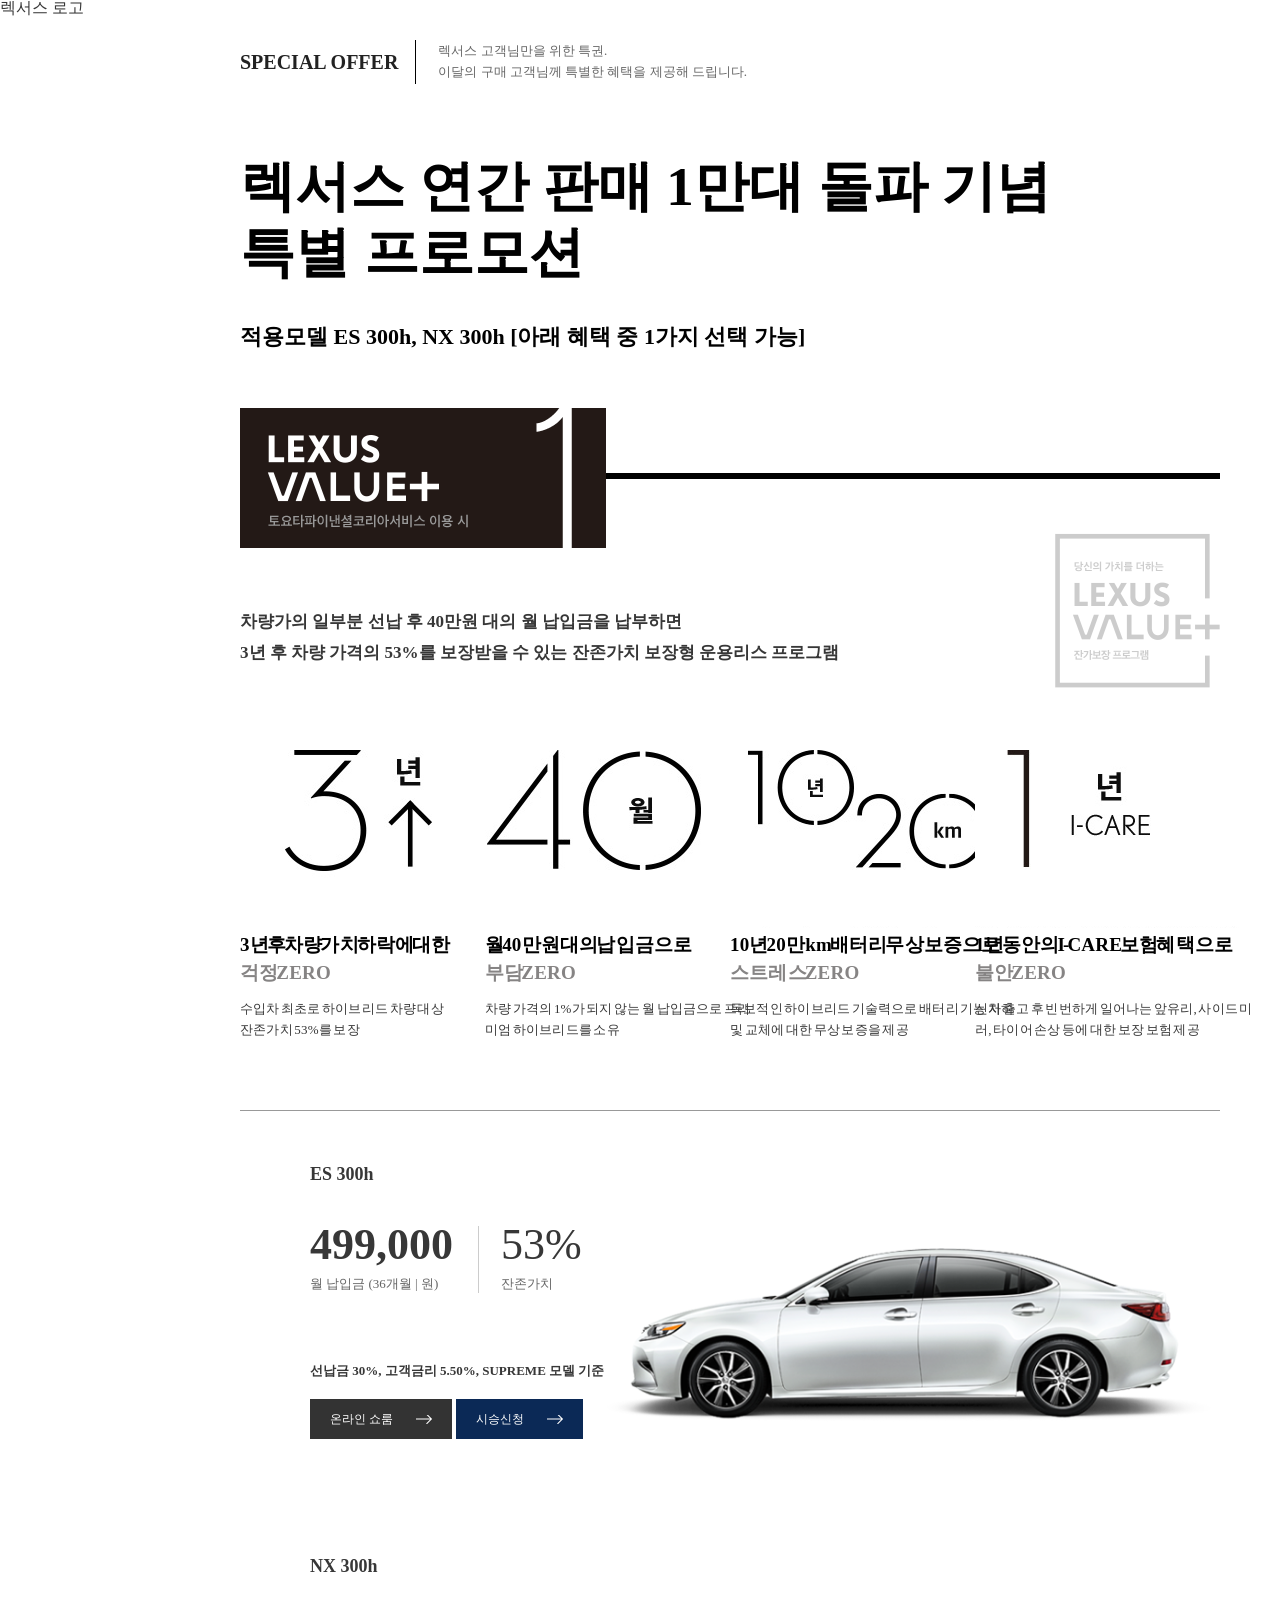
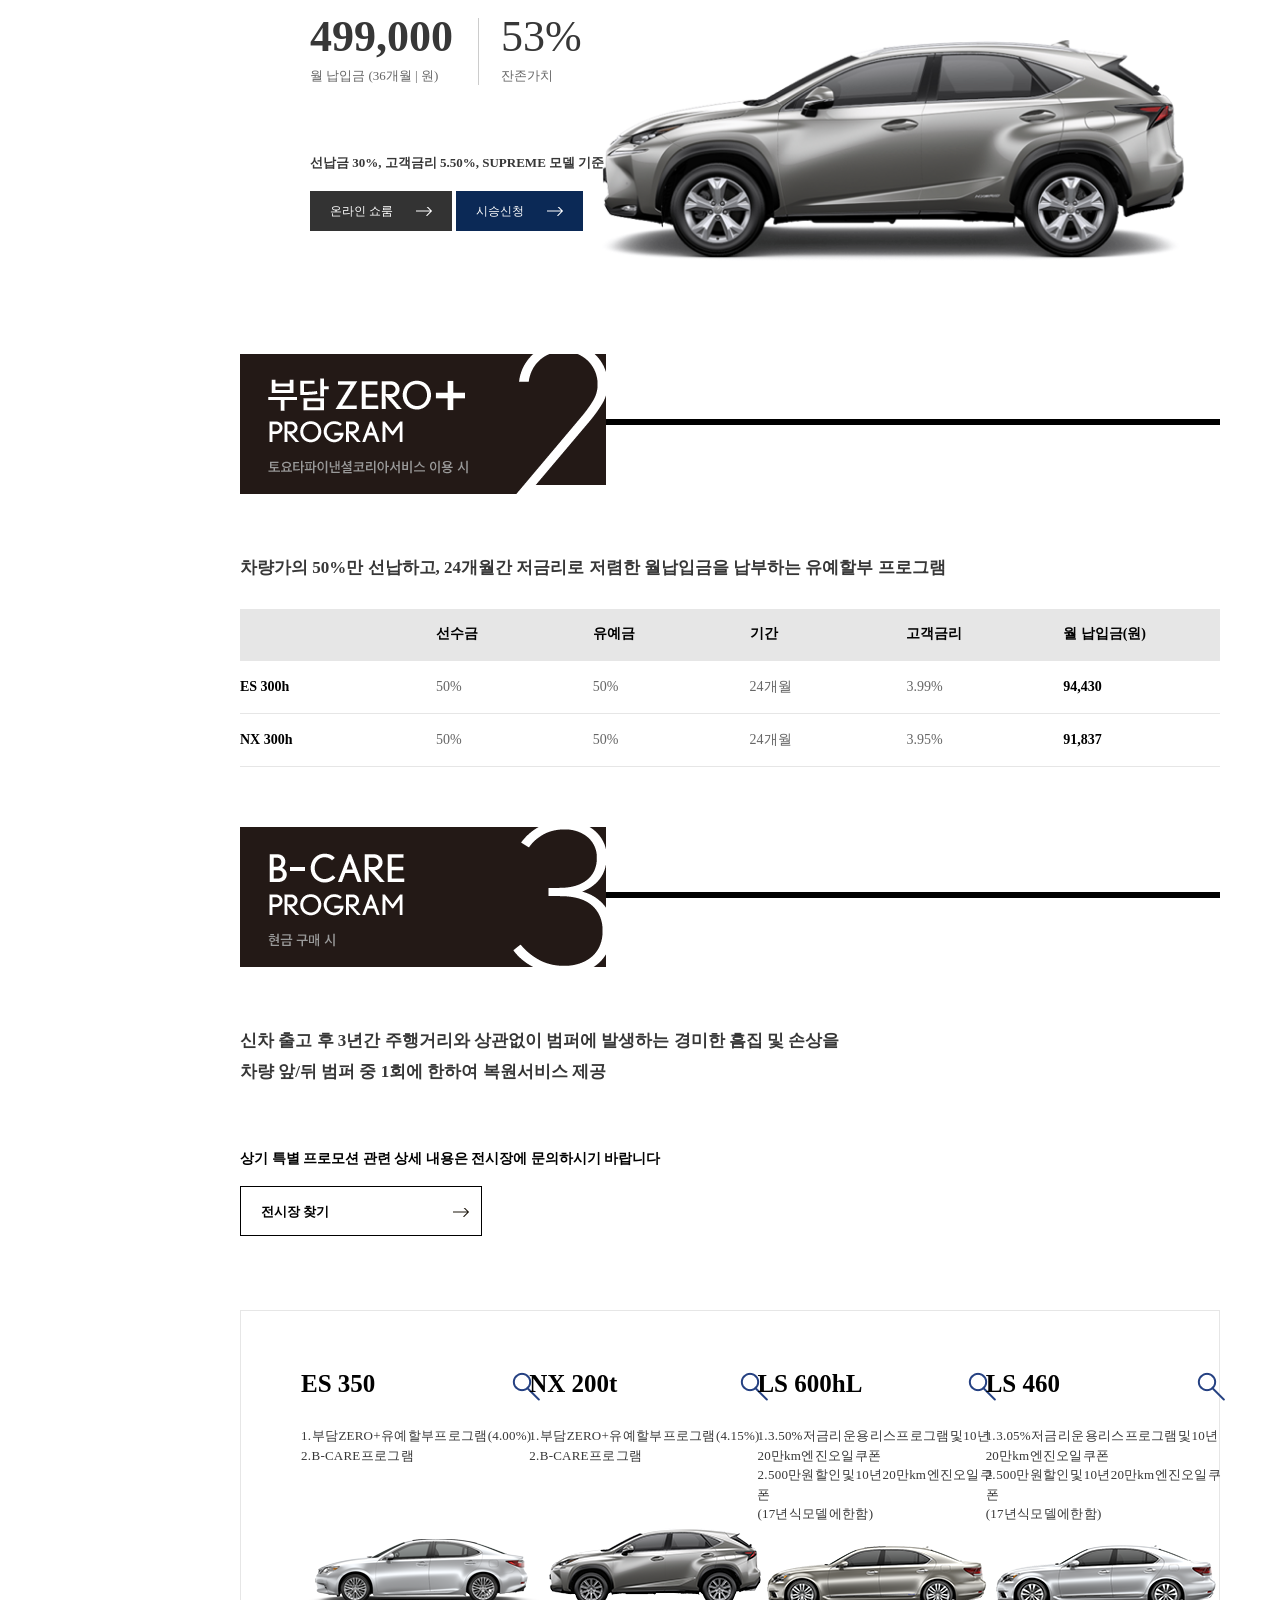
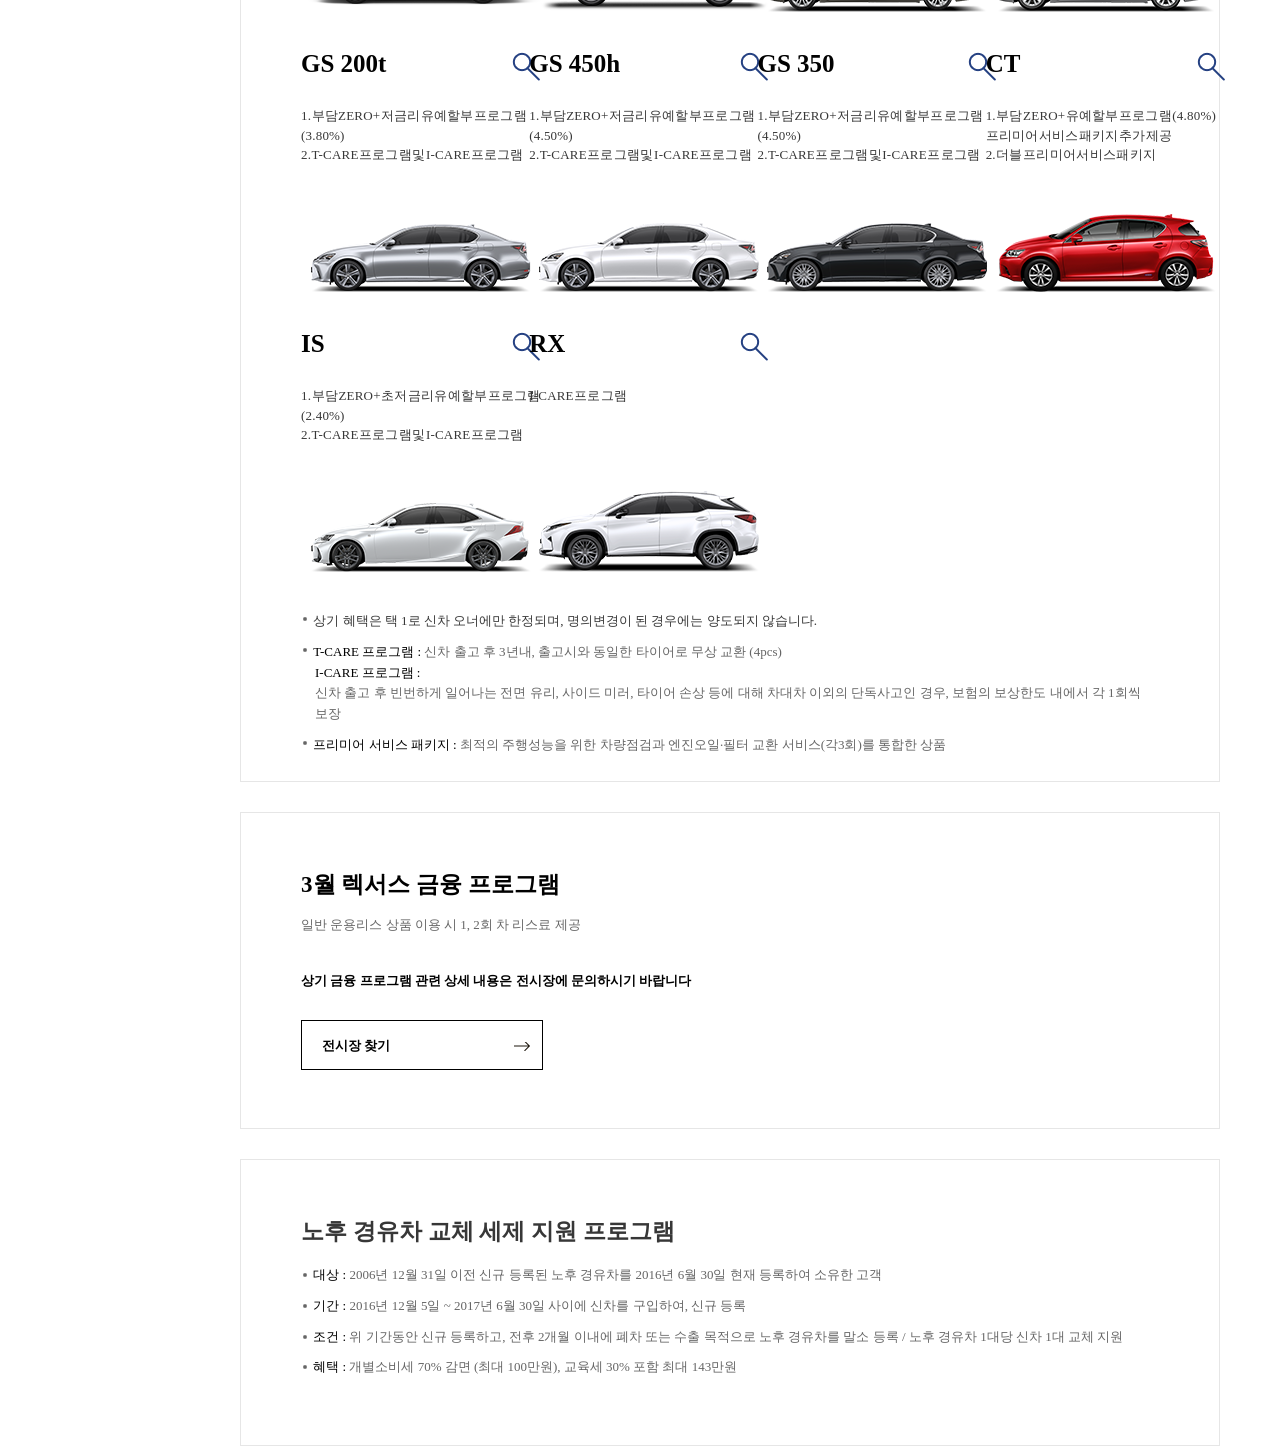
<file: lexus/offers/offers.html>
<!DOCTYPE html>
<html lang="en">
<head>
  <meta charset="UTF-8">
  <meta name="viewport" content="width=device-width, initial-scale=1.0">
  <meta http-equiv="X-UA-Compatible" content="ie=edge">
  <link rel="stylesheet" href="../css/import.css">
  <title>SPECIAL OFFERS</title>
</head>
<body>
  <div class="header fl">렉서스 로고</div>


<section id="offer">

          <div class="header_offer">
                <h2>SPECIAL OFFER</h2>
                <p>
                  렉서스 고객님만을 위한 특권.<br />
                  이달의 구매 고객님께 특별한 혜택을 제공해 드립니다.
                </p>
            </div>

      <div class="wrap_offer">

            <div class="title_offer">
                <h3>
                  <strong>
                    렉서스 연간 판매 1만대 돌파 기념 <br />
                    특별 프로모션
                  </strong>
                </h3>
                <p>
                  <strong>적용모델 ES 300h, NX 300h</strong> [아래 혜택 중 1가지 선택 가능]
                </p>
              </div>

            <div class="offer_1">
              <div class="offer_1_title">
                <span></span>
                <h3>
                <img src="../image/offers/program1_tit.png" alt="토요타파이낸셜코리아서비스 이용 시">
                </h3>
              </div>

              <div class="offer_1_txt">
                <p>
                  <strong>
                    차량가의 일부분 선납 후 40만원 대의 월 납입금을 납부하면<br />
                    3년 후 차량 가격의 53%를 보장받을 수 있는 잔존가치 보장형 운용리스 프로그램
                  </strong>
                </p>
                <span><img src="../image/offers/program1_seal.png" alt=""></span>

                <ul>
                    <li class="offer_1_program_1">
                          <ul>
                            <li>
                              <img src="../image/offers/program1_sub1.jpg" alt="3년">
                              <div class="txt">
                                <h4>
                                  3년 후 차량 가치 하락에 대한
                                  <span class="color_txt">걱정 ZERO</span>
                                </h4>
                                <p>수입차 최초로 하이브리드 차량 대상<br /> 잔존가치 53%를 보장</p>
                              </div>
                            </li>
                            <li>
                              <img src="../image/offers/program1_sub2.jpg" alt="3년">
                              <div class="txt">
                                <h4>
                                  월 40만원대의 납입금으로
                                  <span class="color_txt">부담 ZERO</span>
                                </h4>
                                <p>차량 가격의 1%가 되지 않는 월 납입금으로 프리<br />미엄 하이브리드를 소유</p>
                              </div>
                            </li>
                            <li>
                              <img src="../image/offers/program1_sub3.jpg" alt="3년">
                              <div class="txt">
                                <h4>
                                  10년 20만km 배터리 무상보증으로
                                  <span class="color_txt">스트레스 ZERO</span>
                                </h4>
                                <p>독보적인 하이브리드 기술력으로 배터리 기능 저하 및 교체에 대한 무상 보증을 제공</p>
                              </div>
                            </li>
                            <li>
                              <img src="../image/offers/program1_sub4.jpg" alt="3년">
                              <div class="txt">
                                <h4>
                                  1년 동안의 I - CARE 보험 혜택으로
                                  <span class="color_txt">불안 ZERO</span>
                                </h4>
                                <p>신차 출고 후 빈번하게 일어나는 앞유리, 사이드 미러, 타이어 손상 등에 대한 보장 보험 제공</p>
                              </div>
                            </li>
                          </ul>
                    </li>

                    <li class="offer_1_program_2">
                      <ul>
                        <li>
                          <cite>ES 300h</cite>

                          <div class="infor">

                            <p>
                              <b>499,000</b>
                              <span class="line"></span>
                              <span>월 납입금 (36개월 | 원)</span>
                            </p>

                            <p>
                              <i>53%</i>
                              <span>잔존가치</span>
                            </p>

                          </div>

                          <span class="car_img"><img src="../image/offers/bg_promotion_es300h.png" alt="es 300h"></span>

                          <p class="description">선납금 30%, 고객금리 5.50%, SUPREME 모델 기준</p>

                          <div class="btn_group">
                            <a href="#none">
                              온라인 쇼룸
                              <i></i>
                            </a>
                            <a href="#none">
                              시승신청
                              <i></i>
                            </a>
                          </div>
                        </li>

                        <li>
                          <cite>NX 300h</cite>

                          <div class="infor">

                            <p>
                              <b>499,000</b>
                              <span class="line"></span>
                              <span>월 납입금 (36개월 | 원)</span>
                            </p>

                            <p>
                              <i>53%</i>
                              <span>잔존가치</span>
                            </p>

                          </div>

                          <span class="car_img car_2"><img src="../image/offers/bg_promotion_nx300h.png" alt="nx 300h"></span>

                          <p class="description">선납금 30%, 고객금리 5.50%, SUPREME 모델 기준</p>

                          <div class="btn_group">
                            <a href="#none">
                              온라인 쇼룸
                              <i></i>
                            </a>
                            <a href="#none">
                              시승신청
                              <i></i>
                            </a>
                          </div>
                        </li>

                      </ul>

                    </li>
                </ul>

              </div>

            </div>

            <div class="offer_2">

              <div class="offer_2_title">
                <span></span>
                <h3>
                <img src="../image/offers/program2_tit.png" alt="토요타파이낸셜코리아서비스 이용 시">
                </h3>
              </div>

              <div class="offer_2_txt">
                <p>
                  <strong>
                    차량가의 50%만 선납하고, 24개월간 저금리로 저렴한 월납입금을 납부하는 유예할부 프로그램
                  </strong>
                </p>

                <div class="table_sheet">
                    <table>
                        <caption>유예할부 프로그램</caption>
                        <colgroup>
                          <col width="20%">
                          <col width="16%">
                          <col width="16%">
                          <col width="16%">
                          <col width="16%">
                          <col width="16%">
                        </colgroup>
                          <thead>
                              <tr>
                                <th></th>
                                <th>선수금</th>
                                <th>유예금</th>
                                <th>기간</th>
                                <th>고객금리</th>
                                <th>월 납입금(원)</th>
                              </tr>
                          </thead>
                          <tbody>
                            <tr>
                              <th>ES 300h</th>
                              <td>50%</td>
                              <td>50%</td>
                              <td>24개월</td>
                              <td>3.99%</td>
                              <td class="b_font">94,430</td>
                            </tr>

                            <tr>
                              <th>NX 300h</th>
                              <td>50%</td>
                              <td>50%</td>
                              <td>24개월</td>
                              <td>3.95%</td>
                              <td class="b_font">91,837</td>
                            </tr>
                          </tbody>

                    </table>
                </div>

              </div>

            </div>

            <div class="offer_3">

              <div class="offer_3_title">
                <span></span>
                <h3>
                <img src="../image/offers/program3_tit.png" alt="현금구매 시 ">
                </h3>
              </div>

              <div class="offer_3_txt">
                <p>
                  <strong>
                  신차 출고 후 3년간 주행거리와 상관없이 범퍼에 발생하는 경미한 흠집 및 손상을<br />
                  차량 앞/뒤 범퍼 중 1회에 한하여 복원서비스 제공
                  </strong>
                </p>

                <span>상기 특별 프로모션 관련 상세 내용은 전시장에 문의하시기 바랍니다</span>

                <div class="btn_showroom">
                    <a href="#none">
                      전시장 찾기
                      <i></i>
                    </a>
                </div>

              </div>

            </div>
    </div>

      <div class="car_type">
        <div>
          <ul class="car_list">
            <li>
              <a href="#none">
              <dl>
                <dt>
                  <cite>ES 350</cite>
                  <span>자세히보기</span>
                </dt>
                <dd>
                  <p>
                    1. 부담 ZERO+ 유예할부 프로그램 (4.00%)<br />
                    2. B-CARE 프로그램
                  </p>
                </dd>
                <dd>
                  <img src="../image/offers/ES 350.png" alt="ES 350">
                </dd>
              </dl>
              </a>
            </li>

            <li>
              <a href="#none">
              <dl>
                <dt>
                  <cite>NX 200t</cite>
                  <span>자세히보기</span>
                </dt>
                <dd>
                  <p>
                    1. 부담 ZERO+ 유예할부 프로그램 (4.15%)<br />
                    2. B-CARE 프로그램
                  </p>
                </dd>
                <dd>
                  <img src="../image/offers/NX200t.png" alt="nx200t">
                </dd>
              </dl>
              </a>
            </li>

            <li>
              <a href="#none">
              <dl>
                <dt>
                  <cite>LS 600hL</cite>
                  <span>자세히보기</span>
                </dt>
                <dd>
                  <p>
                    1. 3.50% 저금리 운용리스 프로그램 및 10년 20만km 엔진오일 쿠폰<br />
                    2. 500만원 할인 및 10년 20만km 엔진오일 쿠폰<br />
                    (17년식 모델에 한함)
                  </p>
                </dd>
                <dd>
                  <img src="../image/offers/LS600hL(2).png" alt="ls600hl">
                </dd>
              </dl>
              </a>
            </li>

            <li class="width_4">
              <a href="#none">
              <dl>
                <dt>
                  <cite>LS 460</cite>
                  <span>자세히보기</span>
                </dt>
                <dd>
                  <p>
                    1. 3.05% 저금리 운용리스 프로그램 및 10년 20만km 엔진오일 쿠폰<br />
                    2. 500만원 할인 및 10년 20만km 엔진오일 쿠폰<br />
                    (17년식 모델에 한함)
                  </p>
                </dd>
                <dd>
                  <img src="../image/offers/LS460.png" alt="ls460">
                </dd>
              </dl>
              </a>
            </li>

            <li>
              <a href="#none">
              <dl>
                <dt>
                  <cite>GS 200t</cite>
                  <span>자세히보기</span>
                </dt>
                <dd>
                  <p>
                    1. 부담ZERO+ 저금리 유예할부 프로그램 (3.80%)<br />
                    2. T-CARE 프로그램 및 I-CARE 프로그램
                  </p>
                </dd>
                <dd>
                  <img src="../image/offers/GS200t(0).png" alt="gs200t">
                </dd>
              </dl>
              </a>
            </li>

            <li>
              <a href="#none">
              <dl>
                <dt>
                  <cite>GS 450h</cite>
                  <span>자세히보기</span>
                </dt>
                <dd>
                  <p>
                    1. 부담ZERO+ 저금리 유예할부 프로그램 (4.50%)<br />
                    2. T-CARE 프로그램 및 I-CARE 프로그램
                  </p>
                </dd>
                <dd>
                  <img src="../image/offers/GS450h(0).png" alt="gs450h">
                </dd>
              </dl>
              </a>
            </li>

            <li>
              <a href="#none">
              <dl>
                <dt>
                  <cite>GS 350</cite>
                  <span>자세히보기</span>
                </dt>
                <dd>
                  <p>
                    1. 부담ZERO+ 저금리 유예할부 프로그램 (4.50%)<br />
                    2. T-CARE 프로그램 및 I-CARE 프로그램
                  </p>
                </dd>
                <dd>
                  <img src="../image/offers/GS350(0).png" alt="gs350">
                </dd>
              </dl>
              </a>
            </li>

            <li class="width_4">
              <a href="#none">
              <dl>
                <dt>
                  <cite>CT</cite>
                  <span>자세히보기</span>
                </dt>
                <dd>
                  <p>
                    1. 부담 ZERO+ 유예할부 프로그램 (4.80%)<br />
                      프리미어 서비스 패키지 추가 제공<br />
                    2. 더블 프리미어 서비스 패키지
                  </p>
                </dd>
                <dd>
                  <img src="../image/offers/CT200h(0).png" alt="ct200h">
                </dd>
              </dl>
              </a>
            </li>

            <li>
              <a href="#none">
              <dl>
                <dt>
                  <cite>IS</cite>
                  <span>자세히보기</span>
                </dt>
                <dd>
                  <p>
                    1. 부담 ZERO+ 초저금리 유예할부 프로그램 (2.40%)<br />
                    2. T-CARE 프로그램 및 I-CARE 프로그램
                  </p>
                </dd>
                <dd>
                  <img src="../image/offers/IS200tFsport(1).png" alt="is200t">
                </dd>
              </dl>
              </a>
            </li>

            <li>
              <a href="#none">
              <dl>
                <dt>
                  <cite>RX</cite>
                  <span>자세히보기</span>
                </dt>
                <dd>
                  <p>
                    I-CARE 프로그램
                  </p>
                </dd>
                <dd>
                  <img src="../image/offers/RX450hFsport(0).png" alt="rx450h">
                </dd>
              </dl>
              </a>
            </li>

          </ul>
          <ul class="car_explanation">
              <li>
                <i></i>
                <p>상기 혜택은 택 1로 신차 오너에만 한정되며, 명의변경이 된 경우에는 양도되지 않습니다.</p>
              </li>
              <li>
                <i></i>
                <span>T-CARE 프로그램 :</span>
                <p class="color_txt">신차 출고 후 3년내, 출고시와 동일한 타이어로 무상 교환 (4pcs)</p><br />
                <span>I-CARE 프로그램 :</span>
                <p class="color_txt">신차 출고 후 빈번하게 일어나는 전면 유리, 사이드 미러, 타이어 손상 등에 대해 차대차 이외의 단독사고인 경우, 보험의 보상한도 내에서 각 1회씩 보장</p>
              </li>
              <li>
                <i></i>
                <span>프리미어 서비스 패키지 :</span>
                <p class="color_txt"> 최적의 주행성능을 위한 차량점검과 엔진오일·필터 교환 서비스(각3회)를 통합한 상품</p>
              </li>
            </ul>
        </div>
      </div>

      <div class="finance_service">
        <div class="finance_title">
          <h3>3월 렉서스 금융 프로그램</h3>
          <p>일반 운용리스 상품 이용 시 1, 2회 차 리스료 제공</p>
        </div>
        <div class="finance_txt">
          <span>상기 금융 프로그램 관련 상세 내용은 전시장에 문의하시기 바랍니다</span>
          <div class="btn_showroom">
            <a href="#none">
              전시장 찾기
              <i></i>
            </a>
          </div>
        </div>

      </div>

      <div class="taxation_support">
        <div class="taxation_title">
          <h3>노후 경유차 교체 세제 지원 프로그램</h3>
        </div>
        <div class="taxation_txt">
          <ul>
            <li>
              <i></i>
              <span>대상 :</span>
              <p>2006년 12월 31일 이전 신규 등록된 노후 경유차를 2016년 6월 30일 현재 등록하여 소유한 고객</p>
            </li>
            <li>
              <i></i>
              <span>기간 :</span>
              <p>2016년 12월 5일 ~ 2017년 6월 30일 사이에 신차를 구입하여, 신규 등록</p>
            </li>
            <li>
              <i></i>
              <span>조건 :</span>
              <p>위 기간동안 신규 등록하고, 전후 2개월 이내에 폐차 또는 수출 목적으로 노후 경유차를 말소 등록 / 노후 경유차 1대당 신차 1대 교체 지원 </p>
            </li>
            <li>
              <i></i>
              <span>혜택 :</span>
              <p>개별소비세 70% 감면 (최대 100만원), 교육세 30% 포함 최대 143만원</p>
            </li>
          </ul>
        </div>
      </div>

    </section>

</body>
</html>
</file>
<file: lexus/css/import.css>
@import "common.css";
html,
body {
  height: 100%;
}
.fr {
  float: right;
  position: relative;
}
.fl {
  float: left;
  position: relative;
}
.header {
  width: 180px;
}
.main_nav {
  top: 16px;
  right: 180px;
  width: 180px;
  height: 100%;
  background-color: tomato;
}
.main_nav .nav {
  background-color: #ccc;
}
.section {
  margin-left: 180px;
  width: 100%;
  height: 100%;
  background-image: url('../image/winter_yeonny_main.jpg');
  background-repeat: no-repeat;
  background-size: cover;
}
.aside {
  display: none;
}
.footer {
  top: 220px;
  width: 180px;
}
body {
  overflow-x: hidden;
}
#hybrid {
  margin-left: 180px;
  background-color: #000;
}
#hybrid .section_hybrid_1 {
  height: 950px;
  position: relative;
  overflow: hidden;
}
#hybrid .section_hybrid_1 .section_hybrid_1_bg {
  display: block;
  position: absolute;
  top: 0;
  left: 45%;
  width: 1420px;
  height: 800px;
  margin-left: -620px;
}
#hybrid .section_hybrid_1 h2 {
  width: 245px;
  height: 61px;
  position: absolute;
  top: 74px;
  left: 45%;
  margin-left: -32px;
}
#hybrid .section_hybrid_1 h2 img {
  opacity: 1;
  transition: 0.5s;
}
#hybrid .section_hybrid_1 .strip_hybrid_1 {
  position: absolute;
  top: 100px;
  left: 45.5%;
  width: 240px;
  height: 100%;
  margin-left: -48px;
  background-image: url('../image/HYBRID/new-sec1-img2.png');
  background-repeat: no-repeat;
}
#hybrid .section_hybrid_1 .man_hybrid_1 {
  position: absolute;
  top: 100px;
  left: 45.5%;
  width: 378px;
  height: 100%;
  margin-left: -92px;
  background-image: url('../image/HYBRID/new-sec1-img1.png');
  background-repeat: no-repeat;
}
#hybrid .section_hybrid_1 p {
  width: 528px;
  height: 46px;
  position: absolute;
  top: 660px;
  left: 45%;
  margin-left: -174px;
}
#hybrid .section_hybrid_1 p img {
  opacity: 1;
  transition: 0.5s;
}
#hybrid .section_hybrid_2 {
  height: 694px;
  position: relative;
}
#hybrid .section_hybrid_2 .section_hybrid_2_bg {
  width: 2000px;
  height: 1600px;
  position: absolute;
  top: 150px;
  left: 54.125%;
}
#hybrid .section_hybrid_2 strong {
  margin-left: -93px;
  width: 199px;
  display: block;
  position: absolute;
  left: 50%;
  top: 103px;
}
#hybrid .section_hybrid_2 strong img {
  opacity: 1;
  transition: 0.3s;
}
#hybrid .section_hybrid_2 .section_hybrid_2_video {
  width: 676px;
  height: 100%;
  position: absolute;
  left: 50%;
  top: 200px;
  margin-left: -338px;
  background-image: url('../image/HYBRID/new-sec2-img1.png');
  background-repeat: no-repeat;
}
#hybrid .section_hybrid_2 .popup_wrap {
  position: fixed;
  top: 0;
  left: 0;
  width: 100%;
  height: 100%;
}
#hybrid .section_hybrid_2 .popup_wrap .popup {
  position: absolute;
  width: 100%;
  height: 100%;
  top: 0;
  left: 0;
  border-top: 0;
  border-bottom: 0;
  background-color: #000;
  padding: 0;
}
#hybrid .section_hybrid_2 .popup_wrap .popup .close {
  position: absolute;
  right: 13px;
  top: 32px;
  z-index: 10;
}
#hybrid .section_hybrid_2 .popup_wrap .popup .close a {
  display: block;
  opacity: 0.5;
  width: 60px;
  height: 60px;
  background: url(../image/HYBRID/btn_close_bg.png) repeat 0 0;
}
#hybrid .section_hybrid_2 .popup_wrap .popup .close a span {
  text-indent: -99999px;
  width: 22px;
  height: 22px;
  margin: 20px 0 0 20px;
  display: inline-block;
  opacity: 0.5;
  background: url(../image/HYBRID/sprite_common.png) no-repeat -95px -163px;
}
#hybrid .section_hybrid_3 {
  height: 800px;
  position: relative;
  bottom: 100px;
}
#hybrid .section_hybrid_3 h2 {
  width: 696px;
  height: 100%;
  position: absolute;
  top: 150px;
  left: 50%;
  margin-left: -370px;
  background-image: url('../image/HYBRID/logo_hybrid.png');
  background-repeat: no-repeat;
}
#hybrid .section_hybrid_3 a {
  width: 272px;
  height: 100%;
  display: block;
  position: absolute;
  left: 50%;
  top: 500px;
  margin-left: -136px;
  background-image: url('../image/HYBRID/btn_s1.png');
  background-repeat: no-repeat;
}
#hybrid .section_hybrid_4 {
  height: 1054px;
  position: relative;
  background-color: #FFF;
  overflow: hidden;
}
#hybrid .section_hybrid_4 .section_hybrid_4_section_1 {
  height: 360px;
}
#hybrid .section_hybrid_4 .section_hybrid_4_section_1 .section_hybrid_4_bg_1 {
  width: 315px;
  height: 960px;
  position: absolute;
  top: -300px;
  left: 56%;
  opacity: 0.901328;
}
#hybrid .section_hybrid_4 .section_hybrid_4_section_1 .section_hybrid_4_text_1 {
  position: absolute;
  left: 50%;
  top: 140px;
  margin: 0 0 0 -226px;
  width: 444px;
}
#hybrid .section_hybrid_4 .section_hybrid_4_section_1 .section_hybrid_4_text_1 h3 {
  width: 361px;
  height: 117px;
  margin: 0 auto;
  background-image: url('../image/HYBRID/head_s2_1.png');
  background-repeat: no-repeat;
}
#hybrid .section_hybrid_4 .section_hybrid_4_section_1 .section_hybrid_4_text_1 p {
  width: 444px;
  height: 100%;
  position: absolute;
  top: 20px;
  background-image: url('../image/HYBRID/txt_s2_1.png');
  background-repeat: no-repeat;
}
#hybrid .section_hybrid_4 .section_hybrid_4_section_2 {
  position: relative;
  height: 694px;
  overflow: hidden;
  background: #0f0f0f;
}
#hybrid .section_hybrid_4 .section_hybrid_4_section_2 .section_hybrid_4_bg_2 {
  position: relative;
  left: 50%;
  top: -198px;
  margin-left: -720px;
}
#hybrid .section_hybrid_4 .section_hybrid_4_section_2 .section_hybrid_4_text_2 {
  position: absolute;
  left: 50%;
  top: 186px;
  margin: 0 0 0 -366.5px;
  width: 733px;
}
#hybrid .section_hybrid_4 .section_hybrid_4_section_2 .section_hybrid_4_text_2 h3 {
  position: relative;
  z-index: 10;
  background-image: url('../image/HYBRID/head_s2_2.png');
  background-repeat: no-repeat;
  width: 733px;
  height: 125px;
}
#hybrid .section_hybrid_4 .section_hybrid_4_section_2 .section_hybrid_4_text_2 strong {
  display: block;
  position: absolute;
  left: 50%;
  top: 160px;
  margin-left: -151px;
  z-index: 10;
  background-image: url('../image/HYBRID/tit_s2_2.png');
  background-repeat: no-repeat;
  width: 303px;
  height: 100%;
}
#hybrid .section_hybrid_4 .section_hybrid_4_section_2 .section_hybrid_4_text_2 p {
  display: block;
  position: absolute;
  left: 50%;
  top: 103px;
  margin-left: -327px;
  width: 654px;
  height: 354px;
  background-image: url('../image/HYBRID/txt_s2_2.png');
  background-repeat: no-repeat;
}
#hybrid .section_hybrid_5 {
  height: 1365px;
  position: relative;
  overflow: hidden;
}
#hybrid .section_hybrid_5 .section_hybrid_5_bg {
  margin-top: -242.637px;
  width: 996px;
  height: 2365px;
  position: absolute;
  top: -500px;
  left: 29.507042%;
  opacity: 0.61685;
}
#hybrid .section_hybrid_5 .section_hybrid_5_text {
  position: absolute;
  left: 50%;
  top: 100px;
  margin: 0 0 0 -374.5px;
  width: 749px;
  z-index: 10;
}
#hybrid .section_hybrid_5 .section_hybrid_5_text h3 {
  width: 749px;
  height: 147px;
  margin-bottom: 126px;
  background-image: url('../image/HYBRID/head_s3.png');
  background-repeat: no-repeat;
}
#hybrid .section_hybrid_5 .section_hybrid_5_text li.parallax_1 h4 {
  width: 116px;
  height: 16px;
  background-image: url('../image/HYBRID/head_s3_1.png');
  background-repeat: no-repeat;
}
#hybrid .section_hybrid_5 .section_hybrid_5_text li.parallax_1 strong {
  width: 504px;
  height: 17px;
  background-image: url('../image/HYBRID/tit_s3_1.png');
}
#hybrid .section_hybrid_5 .section_hybrid_5_text li.parallax_1 p {
  width: 476px;
  height: 86px;
  background-image: url('../image/HYBRID/txt_s3_1.png');
}
#hybrid .section_hybrid_5 .section_hybrid_5_text li.parallax_2 h4 {
  width: 130px;
  height: 16px;
  background-image: url('../image/HYBRID/head_s3_2.png');
}
#hybrid .section_hybrid_5 .section_hybrid_5_text li.parallax_2 strong {
  width: 504px;
  height: 18px;
  background-image: url('../image/HYBRID/tit_s3_2.png');
}
#hybrid .section_hybrid_5 .section_hybrid_5_text li.parallax_2 p {
  width: 485px;
  height: 62px;
  background-image: url('../image/HYBRID/txt_s3_2.png');
}
#hybrid .section_hybrid_5 .section_hybrid_5_text li.parallax_3 h4 {
  width: 104px;
  height: 16px;
  background-image: url('../image/HYBRID/head_s3_3.png');
}
#hybrid .section_hybrid_5 .section_hybrid_5_text li.parallax_3 strong {
  width: 504px;
  height: 17px;
  background-image: url('../image/HYBRID/tit_s3_3.png');
}
#hybrid .section_hybrid_5 .section_hybrid_5_text li.parallax_3 p {
  width: 429px;
  height: 86px;
  background-image: url('../image/HYBRID/txt_s3_3.png');
}
#hybrid .section_hybrid_5 .section_hybrid_5_text li.parallax_4 h4 {
  width: 182px;
  height: 16px;
  background-image: url('../image/HYBRID/head_s3_4.png');
}
#hybrid .section_hybrid_5 .section_hybrid_5_text li.parallax_4 strong {
  width: 504px;
  height: 17px;
  background-image: url('../image/HYBRID/tit_s3_4.png');
}
#hybrid .section_hybrid_5 .section_hybrid_5_text li.parallax_4 p {
  width: 437px;
  height: 86px;
  background-image: url('../image/HYBRID/txt_s3_4.png');
}
#hybrid .section_hybrid_5 .section_hybrid_5_text li {
  float: left;
  width: 100%;
  border-top: 1px solid #3e3e3e;
  margin-bottom: 10px;
  height: 220px;
}
#hybrid .section_hybrid_5 .section_hybrid_5_text li h4 {
  margin-top: 28px;
  background-repeat: no-repeat;
}
#hybrid .section_hybrid_5 .section_hybrid_5_text li span {
  display: block;
  float: left;
  margin-left: 250px;
  margin-top: -42px;
  line-height: 70px;
}
#hybrid .section_hybrid_5 .section_hybrid_5_text li span strong {
  display: inline-block;
  background-repeat: no-repeat;
}
#hybrid .section_hybrid_5 .section_hybrid_5_text li span p {
  background-repeat: no-repeat;
}
#hybrid .section_hybrid_6 {
  position: relative;
  overflow: hidden;
  height: 1397px;
}
#hybrid .section_hybrid_6 .section_hybrid_6_section_1 {
  height: 450px;
  background-color: #1c1c1c;
}
#hybrid .section_hybrid_6 .section_hybrid_6_section_1 .section_hybrid_6_bg_1 {
  position: relative;
  left: 50%;
  margin-left: -710px;
  background: url(http://www.lexus.co.kr/asset/images/hybrid/bg_gra_s4_1.png) 0 0 repeat-x;
  width: 100%;
}
#hybrid .section_hybrid_6 .section_hybrid_6_section_1 h3 {
  width: 671px;
  height: 100%;
  position: absolute;
  left: 50%;
  top: 100px;
  margin-left: -335.5px;
  background-image: url('../image/HYBRID/head_s4_1.png');
  background-repeat: no-repeat;
}
#hybrid .section_hybrid_6 .section_hybrid_6_section_2 {
  position: relative;
  height: 947px;
  overflow: hidden;
}
#hybrid .section_hybrid_6 .section_hybrid_6_section_2 .section_hybrid_6_bg_2 {
  position: absolute;
  left: 9.1549295%;
  top: -500px;
}
#hybrid .section_hybrid_6 .section_hybrid_6_section_2 .section_hybrid_6_text_2 {
  width: 750px;
  position: absolute;
  left: 50%;
  top: 88px;
  margin: 0 0 0 -375px;
  z-index: 10;
}
#hybrid .section_hybrid_6 .section_hybrid_6_section_2 .section_hybrid_6_text_2 h3 {
  width: 207px;
  height: 18px;
  position: absolute;
  top: 0;
  left: 0;
  background-image: url('../image/HYBRID/tit_s4_2.png');
  background-repeat: no-repeat;
}
#hybrid .section_hybrid_6 .section_hybrid_6_section_2 .section_hybrid_6_text_2 p {
  width: 522px;
  height: 110px;
  position: absolute;
  top: 0;
  left: 245px;
  background-image: url('../image/HYBRID/txt_s4_2.png');
  background-repeat: no-repeat;
}
#hybrid .section_hybrid_6 .section_hybrid_6_section_2 .section_hybrid_6_text_2 span {
  position: absolute;
  display: block;
  top: 175px;
  left: 0;
  background-image: url('../image/HYBRID/obj_s4_2_2.png');
  background-repeat: no-repeat;
  width: 750px;
  height: 607px;
}
#hybrid .section_hybrid_7 {
  height: 754px;
  background-color: #FFF;
}
#hybrid .section_hybrid_7 h3 {
  padding: 84px 0 104px;
  text-align: center;
}
#hybrid .section_hybrid_7 .section_hybrid_7_list {
  margin-left: 14%;
  width: 74%;
}
#hybrid .section_hybrid_7 .section_hybrid_7_list li {
  height: 210px;
  float: left;
  padding-left: 38px;
  font-size: 26px;
  line-height: 2;
  width: 21%;
  margin-bottom: 30px;
}
#hybrid .section_hybrid_7 .section_hybrid_7_list li a {
  display: block;
  width: 100%;
  height: 100%;
  color: #000;
}
#hybrid .section_hybrid_7 .section_hybrid_7_list li a span {
  font-weight: bold;
  display: block;
  padding-bottom: 60px;
}
#perform {
  margin-left: 180px;
  background-color: #000;
}
#perform .section_performance_1 {
  position: relative;
  height: 2550px;
}
#perform .section_performance_1 .section_performance_1_section_1 {
  height: 950px;
  position: relative;
  z-index: 1;
}
#perform .section_performance_1 .section_performance_1_section_1 .btn_performance {
  width: 34px;
  height: 60px;
  display: block;
  position: absolute;
  bottom: 30px;
  left: 50%;
  margin-left: -17px;
  background: url(../image/PERFORMANCE/arr_dn.png) 0 0 no-repeat;
  text-indent: -99999px;
}
#perform .section_performance_1 .section_performance_1_section_1 .section_performance_1_bg_1 {
  position: absolute;
  top: 0;
  left: 0;
  overflow: hidden;
  width: 100%;
  height: 100%;
  background-image: url('../image/PERFORMANCE/bg_s1_1.jpg');
  background-repeat: no-repeat;
  background-size: cover;
}
#perform .section_performance_1 .section_performance_1_section_1 .section_performance_1_text_1 h3 {
  width: 404px;
  height: 100%;
  position: absolute;
  left: 60px;
  top: 90px;
  background-image: url('../image/PERFORMANCE/head_s1_1.png');
  background-repeat: no-repeat;
  transition: 0.5s;
}
#perform .section_performance_1 .section_performance_1_section_1 .section_performance_1_text_1 p {
  width: 333px;
  height: 100%;
  position: absolute;
  left: 60px;
  top: 140px;
  background-image: url('../image/PERFORMANCE/text_s1_1.png');
  background-repeat: no-repeat;
  transition: 0.5s;
}
#perform .section_performance_1 .section_performance_1_section_2 {
  height: 800px;
  overflow: hidden;
  position: relative;
}
#perform .section_performance_1 .section_performance_1_section_2 .section_performance_1_bg_2 {
  background-image: url('../image/PERFORMANCE/bg_s1_2.jpg');
  background-repeat: no-repeat;
  background-size: cover;
  width: 100%;
  height: 100%;
  top: 0;
  left: 90px;
  position: fixed;
  z-index: 0;
}
#perform .section_performance_1 .section_performance_1_section_3 {
  height: 800px;
  position: relative;
  overflow: hidden;
  z-index: 1;
}
#perform .section_performance_1 .section_performance_1_section_3 .section_performance_1_bg_3 {
  position: relative;
}
#perform .section_performance_1 .section_performance_1_section_3 .section_performance_1_bg_3 img {
  position: absolute;
  left: -123px;
  top: -92px;
  width: 1969px;
  height: 984px;
  margin-top: 0px;
}
#perform .section_performance_1 .section_performance_1_section_3 .section_performance_1_bg_3_1 {
  position: absolute;
  right: 0;
  top: -16px;
}
#perform .section_performance_1 .section_performance_1_section_3 .section_performance_1_bg_3_1 img {
  width: 500px;
  height: 916px;
  opacity: 0.815;
  margin-top: 37px;
}
#perform .section_performance_1 .section_performance_1_section_3 .section_performance_1_text_3 h3 {
  width: 403px;
  height: 100%;
  position: absolute;
  left: 77px;
  top: 70px;
  background-image: url('../image/PERFORMANCE/head_s1_3.png');
  background-repeat: no-repeat;
  transition: 0.5s;
}
#perform .section_performance_1 .section_performance_1_section_3 .section_performance_1_text_3 p {
  width: 319px;
  height: 100%;
  position: absolute;
  left: 77px;
  top: 100px;
  background-image: url('../image/PERFORMANCE/text_s1_3.png');
  background-repeat: no-repeat;
  transition: 0.5s;
}
#perform .section_performance_2 {
  height: 1600px;
  position: relative;
}
#perform .section_performance_2 .section_performance_2_section_1 {
  height: 800px;
  overflow: hidden;
}
#perform .section_performance_2 .section_performance_2_section_1 .section_performance_2_bg_1 {
  background-image: url('../image/PERFORMANCE/bg_s2_1.jpg');
  background-repeat: no-repeat;
  background-size: cover;
  background-attachment: fixed;
  width: 1969px;
  height: 984px;
}
#perform .section_performance_2 .section_performance_2_text_1 h3 {
  width: 395px;
  height: 100%;
  position: absolute;
  left: 60px;
  top: 104px;
  margin-top: -70.3125px;
  background-image: url('../image/PERFORMANCE/head_s2_1.png');
  background-repeat: no-repeat;
  transition: 0.5s;
}
#perform .section_performance_2 .section_performance_2_text_1 p {
  width: 618px;
  height: 100%;
  position: absolute;
  left: 60px;
  top: 130px;
  margin-top: -56.25px;
  background-image: url('../image/PERFORMANCE/text_s2_1.png');
  background-repeat: no-repeat;
  transition: 0.5s;
}
#perform .section_performance_2 .section_performance_2_section_2 {
  height: 800px;
  overflow: hidden;
  position: relative;
}
#perform .section_performance_2 .section_performance_2_section_2 .section_performance_2_text_2 {
  width: 960px;
  height: 80px;
  position: absolute;
  left: 50%;
  top: 54px;
  z-index: 10;
  text-align: right;
  margin-left: -480px;
}
#perform .section_performance_2 .section_performance_2_section_2 .section_performance_2_text_2 h3 {
  padding-bottom: 26px;
}
#perform .section_performance_2 .section_performance_2_section_2 .section_performance_2_gallery {
  width: 960px;
  height: 500px;
  z-index: 3;
  position: absolute;
  top: 155px;
  left: 50%;
  margin-left: -480px;
  overflow: hidden;
}
#perform .section_performance_2 .section_performance_2_section_2 .section_performance_2_gallery ul li {
  display: none;
  position: absolute;
}
#perform .section_performance_2 .section_performance_2_section_2 .section_performance_2_gallery ul li div {
  position: relative;
}
#perform .section_performance_2 .section_performance_2_section_2 .section_performance_2_gallery ul li div img {
  position: absolute;
  top: 0;
  left: 0;
  width: 960px;
  height: 500px;
}
#perform .section_performance_2 .section_performance_2_section_2 .section_performance_2_slidebtn {
  width: 960px;
  height: 12px;
  position: absolute;
  text-align: center;
  left: 50%;
  top: 680px;
  margin-left: -470px;
  z-index: 10;
}
#perform .section_performance_2 .section_performance_2_section_2 .section_performance_2_slidebtn li {
  display: inline-block;
}
#perform .section_performance_2 .section_performance_2_section_2 .section_performance_2_slidebtn li a {
  display: block;
  width: 9px;
  height: 8px;
  padding: 0;
  margin-right: 9px;
  text-indent: -9999px;
  overflow: hidden;
  background: url(../image/PERFORMANCE/sprite_indicator.png) no-repeat;
  background-position: 0 0;
}
#perform .section_performance_2 .section_performance_2_section_2 .section_performance_2_slidebtn .on a {
  background: url(../image/PERFORMANCE/sprite_indicator.png) no-repeat;
  background-position: -10px 0;
}
#perform .section_performance_2 .section_performance_2_section_2 .section_performance_2_btn .prev {
  left: 0;
}
#perform .section_performance_2 .section_performance_2_section_2 .section_performance_2_btn .next {
  right: 0;
}
#perform .section_performance_2 .section_performance_2_section_2 .section_performance_2_btn a {
  position: absolute;
  top: 372px;
  z-index: 3;
}
#perform .section_performance_2 .section_performance_2_section_2 .section_performance_2_bg_2_mask {
  position: absolute;
  width: 100%;
  height: 100%;
  z-index: 2;
  left: 0;
  top: 0;
  background: url(../image/PERFORMANCE/dimmed.png) repeat;
}
#perform .section_performance_2 .section_performance_2_section_2 .section_performance_2_bg_2 {
  height: 800px;
  position: relative;
  overflow: hidden;
}
#perform .section_performance_2 .section_performance_2_section_2 .section_performance_2_bg_2 ul li {
  display: none;
  position: relative;
}
#perform .section_performance_2 .section_performance_2_section_2 .section_performance_2_bg_2 ul li div {
  position: relative;
}
#perform .section_performance_2 .section_performance_2_section_2 .section_performance_2_bg_2 ul li div img {
  position: absolute;
  top: 0;
  left: 0;
  width: 1723px;
  height: 862px;
  width: 100%;
}
#perform .section_performance_3 {
  height: 1600px;
  position: relative;
}
#perform .section_performance_3 .section_performance_3_section_1 {
  background-color: #000;
  height: 800px;
  overflow: hidden;
}
#perform .section_performance_3 .section_performance_3_section_1 .section_performance_3_bg_1 {
  position: relative;
}
#perform .section_performance_3 .section_performance_3_section_1 .section_performance_3_bg_1 img {
  opacity: 0.855;
  position: absolute;
  width: 1969px;
  height: 984px;
  left: -123px;
  top: -92px;
}
#perform .section_performance_3 .section_performance_3_section_1 .section_performance_3_text_1 h3 {
  width: 210px;
  height: 100%;
  position: absolute;
  left: 50%;
  margin-left: -95px;
  top: 80px;
  margin-top: -37.5px;
  background-image: url('../image/PERFORMANCE/head_s3_1.png');
  background-repeat: no-repeat;
  transition: 0.5s;
}
#perform .section_performance_3 .section_performance_3_section_1 .section_performance_3_text_1 p {
  width: 684px;
  height: 100%;
  position: absolute;
  left: 50%;
  margin-left: -323px;
  top: 110px;
  margin-top: -39px;
  background-image: url('../image/PERFORMANCE/text_s3_1.png');
  background-repeat: no-repeat;
  transition: 0.5s;
}
#perform .section_performance_3 .section_performance_3_section_2 {
  height: 800px;
  overflow: hidden;
  position: relative;
  background-color: #000;
}
#perform .section_performance_3 .section_performance_3_section_2 .section_performance_3_bg_2 {
  height: 800px;
}
#perform .section_performance_3 .section_performance_3_section_2 .section_performance_3_bg_2 img {
  position: absolute;
  width: 1969px;
  height: 984px;
  left: -123px;
  top: -160px;
  margin-top: 0px;
  opacity: 0.2;
}
#perform .section_performance_3 .section_performance_3_section_2 .section_performance_3_text_2 h3 {
  width: 301px;
  height: 20px;
  position: absolute;
  left: 50%;
  top: 93px;
  margin-left: -150px;
}
#perform .section_performance_3 .section_performance_3_section_2 .section_performance_3_accessories {
  width: 990px;
  height: 490px;
  position: absolute;
  left: 50%;
  top: 50%;
  margin-left: -495px;
  margin-top: -245px;
}
#perform .section_performance_3 .section_performance_3_section_2 .section_performance_3_accessories .section_performance_3_wrap {
  position: relative;
}
#perform .section_performance_3 .section_performance_3_section_2 .section_performance_3_accessories .section_performance_3_wrap li {
  position: relative;
  float: left;
  margin-right: 10px;
  margin-bottom: 10px;
  width: 23.9%;
  height: 100%;
}
#perform .section_performance_3 .section_performance_3_section_2 .section_performance_3_accessories .section_performance_3_wrap li .section_performance_3_btn {
  display: block;
  width: 60px;
  height: 60px;
  position: absolute;
  right: -4px;
  bottom: 2px;
  background: url(../image/PERFORMANCE/sprite_common.png) no-repeat 0 -450px;
}
#perform .section_performance_3 .section_performance_3_section_2 .section_performance_3_accessories .popup_wrap {
  position: fixed;
  top: 0;
  left: 0;
  width: 100%;
  height: 100%;
  z-index: 10;
}
#perform .section_performance_3 .section_performance_3_section_2 .section_performance_3_accessories .popup_wrap .popup_content {
  position: relative;
  top: 0;
  width: 68%;
  width: 1100px;
  height: 716px;
  margin-left: 400px;
  margin-top: 117px;
  background-color: #fff;
}
#perform .section_performance_3 .section_performance_3_section_2 .section_performance_3_accessories .popup_wrap .popup_content .popup_inner {
  height: 637px;
}
#perform .section_performance_3 .section_performance_3_section_2 .section_performance_3_accessories .popup_wrap .popup_content .popup_inner .slide {
  height: 100%;
  overflow: hidden;
  position: relative;
}
#perform .section_performance_3 .section_performance_3_section_2 .section_performance_3_accessories .popup_wrap .popup_content .popup_inner .slide .slide_1 {
  width: 100%;
  height: 100%;
  display: inline-block;
  height: 637px;
  position: absolute;
  display: none;
}
#perform .section_performance_3 .section_performance_3_section_2 .section_performance_3_accessories .popup_wrap .popup_content .popup_inner .slide .slide_1:first-child {
  display: block;
}
#perform .section_performance_3 .section_performance_3_section_2 .section_performance_3_accessories .popup_wrap .popup_content .popup_inner .slide .slide_1 .pic {
  display: block;
  height: 420px;
  position: absolute;
  top: 0;
  left: 0;
}
#perform .section_performance_3 .section_performance_3_section_2 .section_performance_3_accessories .popup_wrap .popup_content .popup_inner .slide .slide_1 .infor {
  position: absolute;
  top: 420px;
  left: 0;
  height: 217px;
}
#perform .section_performance_3 .section_performance_3_section_2 .section_performance_3_accessories .popup_wrap .popup_content .popup_inner .slide .slide_1 .infor > p {
  margin: 0 30px;
  height: 77px;
}
#perform .section_performance_3 .section_performance_3_section_2 .section_performance_3_accessories .popup_wrap .popup_content .popup_inner .slide .slide_1 .infor > p > span {
  font-weight: bold;
  display: block;
  height: 27px;
  width: 100%;
  padding: 25px 0;
  font-size: 22px;
  color: #222;
}
#perform .section_performance_3 .section_performance_3_section_2 .section_performance_3_accessories .popup_wrap .popup_content .popup_inner .slide .slide_1 .infor > div {
  font-size: 14px;
  height: 138px;
  margin: 0 2px 0 30px;
}
#perform .section_performance_3 .section_performance_3_section_2 .section_performance_3_accessories .popup_wrap .popup_content .popup_inner .slide .slide_1 .infor > div > p {
  font-size: 14px;
  color: #777;
}
#perform .section_performance_3 .section_performance_3_section_2 .section_performance_3_accessories .popup_wrap .popup_content .popup_btn {
  height: 18px;
  margin: 0 30px;
  padding: 30px 0;
  border-top: 1px solid #d2d2d2;
}
#perform .section_performance_3 .section_performance_3_section_2 .section_performance_3_accessories .popup_wrap .popup_content .popup_btn span {
  font-weight: bold;
  font-size: 12px;
  display: block;
  height: 12px;
  padding: 2px 0;
  color: #333;
}
#perform .section_performance_3 .section_performance_3_section_2 .section_performance_3_accessories .popup_wrap .popup_content .popup_btn .next {
  float: right;
}
#perform .section_performance_3 .section_performance_3_section_2 .section_performance_3_accessories .popup_wrap .popup_content .popup_btn .next .next_btn {
  right: 0;
  background-position: -51px -193px;
}
#perform .section_performance_3 .section_performance_3_section_2 .section_performance_3_accessories .popup_wrap .popup_content .popup_btn .next span {
  padding-right: 12px;
}
#perform .section_performance_3 .section_performance_3_section_2 .section_performance_3_accessories .popup_wrap .popup_content .popup_btn .prev {
  float: left;
}
#perform .section_performance_3 .section_performance_3_section_2 .section_performance_3_accessories .popup_wrap .popup_content .popup_btn .prev .prev_btn {
  background-position: 0 -193px;
}
#perform .section_performance_3 .section_performance_3_section_2 .section_performance_3_accessories .popup_wrap .popup_content .popup_btn .prev span {
  padding-left: 12px;
}
#perform .section_performance_3 .section_performance_3_section_2 .section_performance_3_accessories .popup_wrap .popup_content .popup_btn a {
  display: block;
  position: relative;
}
#perform .section_performance_3 .section_performance_3_section_2 .section_performance_3_accessories .popup_wrap .popup_content .popup_btn a .icon {
  display: block;
  position: absolute;
  top: 2px;
  width: 6px;
  height: 12px;
  background: url(../image/PERFORMANCE/sprite_common.png) repeat;
}
#perform .section_performance_3 .section_performance_3_section_2 .section_performance_3_accessories .popup_wrap .popup_content .close_btn {
  position: absolute;
  top: 0;
  right: 0;
  width: 60px;
  height: 60px;
}
#perform .section_performance_3 .section_performance_3_section_2 .section_performance_3_accessories .popup_wrap .popup_content .close_btn a {
  width: 60px;
  height: 60px;
  display: block;
  background: url(../image/PERFORMANCE/btn_close_bg.png) repeat 0 0;
}
#perform .section_performance_3 .section_performance_3_section_2 .section_performance_3_accessories .popup_wrap .popup_content .close_btn a span {
  text-indent: -99999px;
  font-size: 0px;
  display: inline-block;
  width: 22px;
  height: 22px;
  margin: 20px 0 0 20px;
  background: url(../image/PERFORMANCE/sprite_common.png) no-repeat -95px -163px;
}
#perform .section_performance_3 .section_performance_3_section_2 .section_performance_3_accessories .blind {
  display: none;
  position: fixed;
  top: 0;
  left: 0;
  bottom: 0;
  right: 0;
  width: 100%;
  height: 100%;
  background: url(../image/PERFORMANCE/bg_overlay.png) repeat 0 0;
  z-index: 5;
}
#perform .section_performance_4 {
  height: 1274px;
  background-color: #191919;
  position: relative;
  z-index: 1;
}
#perform .section_performance_4 h3 {
  padding: 90px 0 107px;
  text-align: center;
}
#perform .section_performance_4 .section_performance_4_list {
  margin-left: 18%;
  width: 74%;
}
#perform .section_performance_4 .section_performance_4_list li {
  height: 210px;
  float: left;
  width: 33.3333333%;
  font-size: 26px;
  line-height: 2;
  margin-bottom: 30px;
}
#perform .section_performance_4 .section_performance_4_list li a {
  display: block;
  width: 100%;
  height: 100%;
}
#perform .section_performance_4 .section_performance_4_list li a span {
  color: #FFF;
  font-weight: bold;
  display: block;
  padding-bottom: 60px;
}
#member {
  margin-left: 180px;
  background-color: #000;
}
#member .section_membership_1 {
  height: 950px;
  position: relative;
}
#member .section_membership_1 .section_membership_1_bg {
  position: fixed;
  top: 0;
  left: 180px;
  overflow: hidden;
  width: 100%;
  height: 100%;
}
#member .section_membership_1 .section_membership_1_bg img {
  width: 1903px;
  height: 1070px;
  position: absolute;
  top: -60px;
  left: -90px;
}
#member .section_membership_1 .section_membership_1_text_1 {
  width: 325px;
  height: 530px;
  position: absolute;
  left: 60px;
  top: 45px;
}
#member .section_membership_1 .section_membership_1_text_1 p,
#member .section_membership_1 .section_membership_1_text_1 h3 {
  position: relative;
}
#member .section_membership_1 .section_membership_1_text_1 h3 {
  left: 0;
  top: 53px;
}
#member .section_membership_1 .section_membership_1_text_1 .sentence_membership {
  left: 0;
  top: 101px;
}
#member .section_membership_1 .section_membership_1_text_1 .download_membership {
  left: 0;
  top: 181px;
}
#member .section_membership_1 .section_membership_1_text_1 .btns_membership {
  left: 0;
  top: 198px;
}
#member .section_membership_1 .btn_membership {
  width: 34px;
  height: 60px;
  display: block;
  position: absolute;
  bottom: 30px;
  left: 50%;
  margin-left: -17px;
  background: url(../image/MEMBERSHIP/arr_dn.png) 0 0 no-repeat;
  text-indent: -99999px;
}
#member .section_membership_2 {
  height: 1064px;
  position: relative;
}
#member .section_membership_2 .section_membership_2_section_1 {
  height: 614px;
  background-color: #FFF;
}
#member .section_membership_2 .section_membership_2_section_1 .section_membership_2_title {
  padding: 90px 0 30px;
  margin: 0 60px 0;
}
#member .section_membership_2 .section_membership_2_section_1 .section_membership_2_title h2 {
  width: 1003px;
  height: 26px;
  font-size: 26px;
  letter-spacing: -1px;
  font-weight: bold;
  color: #222;
}
#member .section_membership_2 .section_membership_2_section_1 .section_membership_2_content {
  padding: 0 60px 60px;
  padding-bottom: 67px;
}
#member .section_membership_2 .section_membership_2_section_1 .section_membership_2_content ul li {
  border-top: 1px #CCC solid;
  font-size: 14px;
  color: #111;
  height: 91px;
}
#member .section_membership_2 .section_membership_2_section_1 .section_membership_2_content ul li span {
  padding-top: 26px;
  display: block;
  float: left;
  font-weight: bold;
  width: 13%;
  line-height: 1.6;
}
#member .section_membership_2 .section_membership_2_section_1 .section_membership_2_content ul li p {
  padding-top: 26px;
  float: right;
  width: 87%;
  line-height: 1.6;
}
#member .section_membership_2 .section_membership_2_section_1 .section_membership_2_content ul li .section_membership_2_content_txt {
  font-size: 12px;
  color: #515151;
  padding-top: 15px;
}
#member .section_membership_2 .section_membership_2_section_1 .section_membership_2_content ul .section_membership_2_content_first {
  border-top: 4px #000 solid;
}
#member .section_membership_2 .section_membership_2_section_2 {
  height: 450px;
  position: relative;
  overflow: hidden;
  background-color: #000;
}
#member .section_membership_2 .section_membership_2_section_2 .section_membership_2_bg_2 {
  position: relative;
}
#member .section_membership_2 .section_membership_2_section_2 .section_membership_2_bg_2 img {
  width: 1220px;
  height: 450px;
  position: absolute;
  left: 50%;
  margin-left: -610px;
}
#member .section_membership_2 .section_membership_2_section_2 .section_membership_2_text_2 {
  position: absolute;
  left: 0;
  top: 150px;
  text-align: center;
  width: 100%;
  height: 100%;
}
#member .section_membership_2 .section_membership_2_section_2 .section_membership_2_text_2 h3 {
  margin-bottom: 42px;
}
#member .section_membership_2 .section_membership_2_section_2 .section_membership_2_text_2 h3 img {
  width: 529px;
  height: 48px;
}
#member .section_membership_2 .section_membership_2_section_2 .section_membership_2_text_2 p {
  width: 100%;
  text-align: center;
}
#member .section_membership_2 .section_membership_2_section_2 .section_membership_2_text_2 p img {
  width: 210px;
  height: 50px;
}
#member .section_membership_3 {
  height: 2551px;
  position: relative;
  background-color: #FFF;
}
#member .section_membership_3 .section_membership_3_section_1 {
  height: 2551px;
}
#member .section_membership_3 .section_membership_3_section_1 .section_membership_3_title {
  padding: 90px 0 30px;
  margin: 0 60px 0;
}
#member .section_membership_3 .section_membership_3_section_1 .section_membership_3_title h2 {
  width: 972px;
  height: 26px;
  font-size: 26px;
  font-weight: bold;
  color: #222;
  letter-spacing: -1px;
}
#member .section_membership_3 .section_membership_3_section_1 .section_membership_3_title p {
  font-size: 13px;
  color: #111;
  line-height: 1.5;
  margin: 20px 0 -15px;
}
#member .section_membership_3 .section_membership_3_section_1 .section_membership_3_title p span {
  display: block;
  font-size: 12px;
  color: #515151;
}
#member .section_membership_3 .section_membership_3_section_1 .section_membership_3_content {
  padding-bottom: 67px;
  padding: 0 60px 60px;
  background-color: #FFF;
}
#member .section_membership_3 .section_membership_3_section_1 .section_membership_3_content > ul {
  border-top: 4px #000 solid;
}
#member .section_membership_3 .section_membership_3_section_1 .section_membership_3_content > ul > li {
  border-bottom: 1px #CCC  solid;
  height: auto;
}
#member .section_membership_3 .section_membership_3_section_1 .section_membership_3_content > ul > li > a {
  position: relative;
  display: block;
  width: 100%;
  height: 149px;
}
#member .section_membership_3 .section_membership_3_section_1 .section_membership_3_content > ul > li > a dl {
  margin-left: 30px;
  padding: 36px 70px;
}
#member .section_membership_3 .section_membership_3_section_1 .section_membership_3_content > ul > li > a dl dt {
  font-size: 24px;
  line-height: 28px;
  padding-bottom: 5px;
}
#member .section_membership_3 .section_membership_3_section_1 .section_membership_3_content > ul > li > a dl dd {
  line-height: 19.5px;
  font-size: 13px;
}
#member .section_membership_3 .section_membership_3_section_1 .section_membership_3_content > ul > li > a dl dd:nth-child(2) {
  position: absolute;
  left: 30px;
  top: 40px;
  display: block;
  width: 40px;
  height: 45px;
  background-repeat: no-repeat;
  background-image: url(../image/MEMBERSHIP/sprite_memship.png);
}
#member .section_membership_3 .section_membership_3_section_1 .section_membership_3_content > ul > li > a dl .membership_3_2_txt {
  padding-left: 10px;
  margin-top: 7px;
  background: url(../image/MEMBERSHIP/bul_dot.gif) no-repeat left 8px;
}
#member .section_membership_3 .section_membership_3_section_1 .section_membership_3_content > ul > li > a dl .membership_3_1_icon {
  background-position: 2px 0;
}
#member .section_membership_3 .section_membership_3_section_1 .section_membership_3_content > ul > li > a dl .membership_3_2_icon {
  background-position: 1px -450px;
}
#member .section_membership_3 .section_membership_3_section_1 .section_membership_3_content > ul > li > a dl .membership_3_3_icon {
  background-position: 9px -50px;
}
#member .section_membership_3 .section_membership_3_section_1 .section_membership_3_content > ul > li > a dl .membership_3_4_icon {
  background-position: 0 -630px;
}
#member .section_membership_3 .section_membership_3_section_1 .section_membership_3_content > ul > li > a dl .membership_3_5_icon {
  background-position: 0 -100px;
}
#member .section_membership_3 .section_membership_3_section_1 .section_membership_3_content > ul > li > a dl .membership_3_6_icon {
  background-position: 8px -150px;
}
#member .section_membership_3 .section_membership_3_section_1 .section_membership_3_content > ul > li > a dl .membership_3_7_icon {
  background-position: 0px -700px;
}
#member .section_membership_3 .section_membership_3_section_1 .section_membership_3_content > ul > li > a dl .membership_3_8_icon {
  background-position: 0px -770px;
}
#member .section_membership_3 .section_membership_3_section_1 .section_membership_3_content > ul > li > a dl .membership_3_9_icon {
  background-position: 5px -200px;
}
#member .section_membership_3 .section_membership_3_section_1 .section_membership_3_content > ul > li > a dl .membership_3_10_icon {
  background-position: 10px -250px;
}
#member .section_membership_3 .section_membership_3_section_1 .section_membership_3_content > ul > li > a dl .membership_3_11_icon {
  background-position: 10px -350px;
}
#member .section_membership_3 .section_membership_3_section_1 .section_membership_3_content > ul > li > a dl .membership_3_12_icon {
  background-position: 10px -840px;
}
#member .section_membership_3 .section_membership_3_section_1 .section_membership_3_content > ul > li > a span {
  position: absolute;
  top: 70px;
  right: 20px;
  font-size: 12px;
  display: block;
  width: 84px;
  height: 12px;
}
#member .section_membership_3 .section_membership_3_section_1 .section_membership_3_content > ul > li > a span .bul {
  position: absolute;
  top: 5px;
  right: 0;
  width: 10px;
  height: 8px;
  background: url(../image/MEMBERSHIP/sprite_memship.png) no-repeat 0 -400px;
}
#member .section_membership_3 .section_membership_3_section_1 .section_membership_3_content > ul > li > a span .close_bul {
  display: none;
  position: absolute;
  top: 5px;
  right: 0;
  width: 10px;
  height: 8px;
  background: url(../image/MEMBERSHIP/sprite_memship.png) no-repeat -15px -398px;
}
#member .section_membership_3 .section_membership_3_section_1 .section_membership_3_content > ul > li > div {
  display: none;
}
#member .section_membership_3 .section_membership_3_section_1 .section_membership_3_content > ul > li > div.on {
  display: block;
}
#member .section_membership_3 .section_membership_3_section_1 .section_membership_3_content > ul > li > div.on ul li {
  margin-bottom: 30px;
  border: 1px solid #ccc;
  display: inline-block;
  vertical-align: top;
  width: 318px;
  height: 390px;
  margin-right: 18px;
}
#member .section_membership_3 .section_membership_3_section_1 .section_membership_3_content > ul > li > div.on ul li div {
  padding: 0 25px;
}
#member .section_membership_3 .section_membership_3_section_1 .section_membership_3_content > ul > li > div.on ul li div:first-child {
  padding: 25px;
  height: 230px;
}
#member .section_membership_3 .section_membership_3_section_1 .section_membership_3_content > ul > li > div.on ul li div:first-child cite {
  display: block;
  color: #000;
  font-size: 18px;
  font-weight: bold;
  padding-bottom: 40px;
}
#member .section_membership_3 .section_membership_3_section_1 .section_membership_3_content > ul > li > div.on ul li div:first-child span {
  display: block;
  padding-bottom: 20px;
  font-size: 12px;
  line-height: 1.6;
  letter-spacing: 0.2px;
  word-spacing: -3px;
}
#member .section_membership_3 .section_membership_3_section_1 .section_membership_3_content > ul > li > div.on ul li div:first-child i {
  color: #254182;
  font-size: 15px;
  font-weight: bold;
  letter-spacing: -0.05em;
  padding-bottom: 4px;
  line-height: 1.4;
}
#member .section_membership_3 .section_membership_3_section_1 .section_membership_3_content > ul > li > div.on ul li div dl {
  height: 80px;
  border-top: 1px solid #ccc;
  font-size: 13px;
  padding-top: 20px;
  display: block;
}
#member .section_membership_3 .section_membership_3_section_1 .section_membership_3_content > ul > li > div.on ul li div dl dt {
  vertical-align: top;
  width: 35px;
  height: 20px;
  display: inline-block;
  padding-top: 4px;
}
#member .section_membership_3 .section_membership_3_section_1 .section_membership_3_content > ul > li > div.on ul li div dl dt i {
  display: inline-block;
  width: 1px;
  height: 9px;
  background: url(../image/MEMBERSHIP/vertical-bar.png) right 0px no-repeat;
}
#member .section_membership_3 .section_membership_3_section_1 .section_membership_3_content > ul > li > div.on ul li div dl dd {
  width: 225px;
  height: auto;
  line-height: 20px;
  display: inline-block;
}
#member .section_membership_3 .section_membership_3_section_1 .section_membership_3_content > ul > li > div.on ul li div dl dd a {
  display: block;
  height: 18px;
}
#offer {
  margin-left: 180px;
  background-color: #FFF;
}
#offer .header_offer {
  height: 44px;
  padding: 40px 0 50px;
  margin: 0 60px 0;
}
#offer .header_offer h2 {
  text-align: left;
  display: inline-block;
  color: #222;
  font-size: 20px;
  font-weight: bold;
  height: 44px;
  line-height: 44px;
  border-right: 1px solid #000;
  padding-right: 17px;
  margin-right: 18px;
  vertical-align: middle;
}
#offer .header_offer p {
  color: #666;
  font-size: 13px;
  height: 44px;
  display: inline-block;
  vertical-align: middle;
  line-height: 1.65;
}
#offer .wrap_offer {
  height: 2696px;
  padding: 20px 60px 60px;
}
#offer .wrap_offer .title_offer strong {
  color: #000;
}
#offer .wrap_offer .title_offer h3 {
  color: #000;
  font-weight: bold;
  font-size: 55px;
  line-height: 1.2;
}
#offer .wrap_offer .title_offer p {
  padding-top: 40px;
  color: black;
  font-size: 22px;
  font-weight: bold;
}
#offer .wrap_offer .offer_1 {
  position: relative;
  height: 1486px;
  margin-top: 60px;
}
#offer .wrap_offer .offer_1 .offer_1_title {
  height: 171px;
  margin-bottom: 28px;
}
#offer .wrap_offer .offer_1 .offer_1_title span {
  position: absolute;
  top: 65px;
  left: 0;
  display: block;
  width: 100%;
  height: 6px;
  background-color: #000;
}
#offer .wrap_offer .offer_1 .offer_1_title h3 {
  width: 366px;
  height: 140px;
  position: absolute;
  margin-bottom: 15px;
}
#offer .wrap_offer .offer_1 .offer_1_txt > p {
  font-size: 17px;
  color: #0d0d0d;
  line-height: 1.8;
  padding-bottom: 82px;
  font-weight: bold;
}
#offer .wrap_offer .offer_1 .offer_1_txt > span {
  display: block;
  position: absolute;
  top: 125px;
  right: 0;
}
#offer .wrap_offer .offer_1 .offer_1_txt > span img {
  width: 165px;
  height: 155px;
}
#offer .wrap_offer .offer_1 .offer_1_txt .offer_1_program_1 {
  position: relative;
  width: 100%;
  height: 360px;
}
#offer .wrap_offer .offer_1 .offer_1_txt .offer_1_program_1 li {
  float: left;
  position: relative;
  width: 25%;
  box-sizing: border-box;
  text-align: left;
  padding: 0 40px 60px 0;
}
#offer .wrap_offer .offer_1 .offer_1_txt .offer_1_program_1 li .txt {
  line-height: 20.8px;
  width: 285px;
  height: 110px;
  text-align: left;
}
#offer .wrap_offer .offer_1 .offer_1_txt .offer_1_program_1 li .txt h4 {
  letter-spacing: 0.2px;
  word-spacing: -7px;
  line-height: 27.93px;
  font-size: 19px;
  color: #000;
  font-weight: bold;
}
#offer .wrap_offer .offer_1 .offer_1_txt .offer_1_program_1 li .txt h4 .color_txt {
  display: block;
  color: #868484;
  line-height: 27.93px;
}
#offer .wrap_offer .offer_1 .offer_1_txt .offer_1_program_1 li .txt p {
  letter-spacing: 0.2px;
  word-spacing: -2px;
  width: 285px;
  height: 44px;
  font-size: 13px;
  margin-top: 12px;
}
#offer .wrap_offer .offer_1 .offer_1_txt .offer_1_program_2 {
  border-top: 1px solid #999;
  height: 784px;
}
#offer .wrap_offer .offer_1 .offer_1_txt .offer_1_program_2 li {
  position: relative;
  height: 392px;
  color: #000;
  padding: 54px 0 0 70px;
  box-sizing: border-box;
}
#offer .wrap_offer .offer_1 .offer_1_txt .offer_1_program_2 li cite {
  height: 28px;
  font-size: 18px;
  font-weight: bold;
}
#offer .wrap_offer .offer_1 .offer_1_txt .offer_1_program_2 li .infor {
  height: 67px;
  margin: 40px 0 0;
}
#offer .wrap_offer .offer_1 .offer_1_txt .offer_1_program_2 li .infor p:nth-child(2) {
  margin-left: 48px;
}
#offer .wrap_offer .offer_1 .offer_1_txt .offer_1_program_2 li .infor > p {
  position: relative;
  float: left;
}
#offer .wrap_offer .offer_1 .offer_1_txt .offer_1_program_2 li .infor > p b {
  font-size: 44px;
  font-weight: bold;
}
#offer .wrap_offer .offer_1 .offer_1_txt .offer_1_program_2 li .infor > p i {
  font-size: 44px;
}
#offer .wrap_offer .offer_1 .offer_1_txt .offer_1_program_2 li .infor > p .line {
  display: block;
  position: absolute;
  top: -7px;
  right: -26px;
  width: 1px;
  height: 100%;
  background: #ccc;
}
#offer .wrap_offer .offer_1 .offer_1_txt .offer_1_program_2 li .infor > p span {
  display: block;
  margin-top: 10px;
  font-size: 13px;
  color: #666;
}
#offer .wrap_offer .offer_1 .offer_1_txt .offer_1_program_2 li .car_img {
  display: block;
  position: absolute;
  top: 137px;
  right: 0;
}
#offer .wrap_offer .offer_1 .offer_1_txt .offer_1_program_2 li .car_img img {
  width: 621px;
  height: 175px;
}
#offer .wrap_offer .offer_1 .offer_1_txt .offer_1_program_2 li .car_2 img {
  width: 621px;
  height: 222px;
}
#offer .wrap_offer .offer_1 .offer_1_txt .offer_1_program_2 li .description {
  margin-top: 74px;
  font-size: 13px;
  font-weight: bold;
}
#offer .wrap_offer .offer_1 .offer_1_txt .offer_1_program_2 li .btn_group {
  height: 125px;
}
#offer .wrap_offer .offer_1 .offer_1_txt .offer_1_program_2 li .btn_group a:nth-child(2) {
  background-color: #0b2956;
}
#offer .wrap_offer .offer_1 .offer_1_txt .offer_1_program_2 li .btn_group a {
  display: inline-block;
  color: #fff;
  background-color: #333;
  font-size: 12px;
  height: 40px;
  margin: 22px 0 63px;
  padding: 0 20px;
  line-height: 40px;
}
#offer .wrap_offer .offer_1 .offer_1_txt .offer_1_program_2 li .btn_group a i {
  width: 16px;
  height: 10px;
  color: #999;
  display: inline-block;
  background: url(../image/offers/sprite_service.png) left top no-repeat;
  vertical-align: middle;
  margin-left: 20px;
}
#offer .wrap_offer .offer_2 {
  position: relative;
  height: 413px;
  margin-top: 60px;
}
#offer .wrap_offer .offer_2 .offer_2_title {
  height: 171px;
  margin-bottom: 28px;
}
#offer .wrap_offer .offer_2 .offer_2_title span {
  position: absolute;
  top: 65px;
  left: 0;
  display: block;
  width: 100%;
  height: 6px;
  background-color: #000;
}
#offer .wrap_offer .offer_2 .offer_2_title h3 {
  width: 366px;
  height: 140px;
  position: absolute;
  margin-bottom: 15px;
}
#offer .wrap_offer .offer_2 .offer_2_txt > p {
  font-size: 17px;
  color: #0d0d0d;
  line-height: 1.8;
  font-weight: bold;
}
#offer .wrap_offer .offer_2 .offer_2_txt .table_sheet {
  height: 159px;
  margin-top: 25px;
}
#offer .wrap_offer .offer_2 .offer_2_txt .table_sheet table {
  width: 100%;
}
#offer .wrap_offer .offer_2 .offer_2_txt .table_sheet table th {
  border-bottom: 1px solid #e6e6e6;
  font-weight: bold;
  padding: 15px 0;
  font-size: 14px;
  text-align: left;
  color: #000;
  vertical-align: middle;
}
#offer .wrap_offer .offer_2 .offer_2_txt .table_sheet table caption {
  text-indent: -99999px;
  width: 0;
  height: 0;
  font-size: 0;
}
#offer .wrap_offer .offer_2 .offer_2_txt .table_sheet table thead {
  height: 52px;
}
#offer .wrap_offer .offer_2 .offer_2_txt .table_sheet table thead tr {
  height: 52px;
  background-color: #e6e6e6;
}
#offer .wrap_offer .offer_2 .offer_2_txt .table_sheet table tbody {
  height: 106px;
}
#offer .wrap_offer .offer_2 .offer_2_txt .table_sheet table tbody tr {
  height: 53px;
}
#offer .wrap_offer .offer_2 .offer_2_txt .table_sheet table tbody tr td {
  color: #666;
  font-size: 14px;
  border-bottom: 1px solid #e6e6e6;
  padding: 15px 0;
  vertical-align: middle;
}
#offer .wrap_offer .offer_2 .offer_2_txt .table_sheet table tbody tr .b_font {
  font-weight: bold;
  color: #000;
}
#offer .wrap_offer .offer_3 {
  height: 423px;
  position: relative;
  margin-top: 60px;
}
#offer .wrap_offer .offer_3 .offer_3_title {
  height: 171px;
  margin-bottom: 28px;
}
#offer .wrap_offer .offer_3 .offer_3_title span {
  position: absolute;
  top: 65px;
  left: 0;
  display: block;
  width: 100%;
  height: 6px;
  background-color: #000;
}
#offer .wrap_offer .offer_3 .offer_3_title h3 {
  width: 366px;
  height: 140px;
  position: absolute;
  margin-bottom: 15px;
}
#offer .wrap_offer .offer_3 .offer_3_txt > p {
  font-size: 17px;
  color: #0d0d0d;
  line-height: 1.8;
  font-weight: bold;
}
#offer .wrap_offer .offer_3 .offer_3_txt span {
  display: block;
  padding: 65px 0 20px 0;
  color: #000;
  font-size: 14px;
  font-weight: bold;
}
#offer .wrap_offer .offer_3 .offer_3_txt .btn_showroom {
  height: 50px;
  padding-bottom: 8px;
}
#offer .wrap_offer .offer_3 .offer_3_txt .btn_showroom a {
  display: block;
  width: 220px;
  height: 48px;
  color: #000;
  border: 1px solid #000;
  font-size: 13px;
  padding: 0 0 0 20px;
  text-align: left;
  font-weight: bold;
  line-height: 50px;
}
#offer .wrap_offer .offer_3 .offer_3_txt .btn_showroom a i {
  display: inline-block;
  width: 16px;
  height: 10px;
  background: url(../image/offers/sprite_specialoffer.png);
  vertical-align: middle;
  margin-left: 120px;
}
#offer .car_type {
  height: 1072px;
  font-size: 13px;
  line-height: 1.6;
  margin: 0 60px;
  padding: 60px;
  border: 1px solid #e6e6e6;
  box-sizing: border-box;
}
#offer .car_type .car_list {
  height: 840px;
}
#offer .car_type .car_list .width_4 {
  width: 20%;
}
#offer .car_type .car_list li {
  float: left;
  width: 26.6%;
  margin-bottom: 60px;
  height: 220px;
}
#offer .car_type .car_list li a {
  display: block;
  width: 240px;
  height: 250px;
}
#offer .car_type .car_list li a dl dt cite {
  display: inline-block;
  width: 200px;
  height: 25px;
  line-height: 25px;
  font-size: 25px;
  font-weight: bold;
  margin-bottom: 30px;
  color: #010101;
}
#offer .car_type .car_list li a dl dt span {
  display: inline-block;
  width: 29px;
  height: 29px;
  text-indent: -99999px;
  font-size: 0;
  background-color: red;
  float: right;
  margin-top: 1px;
  background: url(../image/offers/sprite_common.png) no-repeat -120px -163px;
}
#offer .car_type .car_list li a dl dd {
  height: 95px;
  font-size: 13px;
}
#offer .car_type .car_list li a dl dd p {
  line-height: 1.5;
  letter-spacing: 0.2px;
  word-spacing: -3px;
}
#offer .car_type .car_explanation {
  height: 100px;
  font-size: 13px;
}
#offer .car_type .car_explanation li {
  margin-bottom: 10px;
  padding: 0 10px 0 14px;
}
#offer .car_type .car_explanation li > i {
  display: inline-block;
  width: 4px;
  height: 12px;
  background: url(../image/offers/sprite_bul_pat.png) no-repeat 0 -8px;
  margin: 0 3px 0 -12px;
}
#offer .car_type .car_explanation li .color_txt {
  color: #666;
}
#offer .car_type .car_explanation li p {
  display: inline-block;
}
#offer .car_type .car_explanation li span {
  color: #000;
  display: inline-block;
}
#offer .finance_service {
  height: 195px;
  border: 1px solid #e6e6e6;
  font-size: 13px;
  line-height: 1.6;
  margin: 30px 60px 0;
  padding: 60px;
}
#offer .finance_service .finance_title {
  height: 58px;
  margin-bottom: 40px;
}
#offer .finance_service .finance_title h3 {
  height: 27px;
  line-height: 23px;
  font-size: 23px;
  color: #000;
  font-weight: bold;
  margin-bottom: 18px;
}
#offer .finance_service .finance_title p {
  font-size: 13px;
  line-height: 13px;
  color: #666;
}
#offer .finance_service .finance_txt {
  font-size: 13px;
  height: 97px;
}
#offer .finance_service .finance_txt span {
  font-weight: bold;
  color: #000;
  display: block;
  margin-bottom: 28px;
}
#offer .finance_service .finance_txt .btn_showroom {
  height: 50px;
}
#offer .finance_service .finance_txt .btn_showroom a {
  display: block;
  width: 220px;
  height: 48px;
  color: #000;
  border: 1px solid #000;
  font-size: 13px;
  padding: 0 0 0 20px;
  text-align: left;
  font-weight: bold;
  line-height: 50px;
}
#offer .finance_service .finance_txt .btn_showroom i {
  display: inline-block;
  width: 16px;
  height: 10px;
  background: url(../image/offers/sprite_specialoffer.png);
  vertical-align: middle;
  margin-left: 120px;
}
#offer .taxation_support {
  height: 165px;
  border: 1px solid #e6e6e6;
  font-size: 13px;
  line-height: 1.6;
  margin: 30px 60px;
  padding: 60px;
}
#offer .taxation_support .taxation_title {
  height: 27px;
  margin-bottom: 18px;
}
#offer .taxation_support .taxation_title h3 {
  font-weight: bold;
  font-size: 23px;
  line-height: 23px;
  height: 27px;
}
#offer .taxation_support .taxation_txt {
  height: 110px;
}
#offer .taxation_support .taxation_txt li {
  padding-left: 50px;
  margin-bottom: 10px;
  padding: 0 10px 0 14px;
}
#offer .taxation_support .taxation_txt li i {
  display: inline-block;
  width: 4px;
  height: 12px;
  background: url(../image/offers/sprite_bul_pat.png) no-repeat 0 -6px;
  margin: 0 3px 0 -12px;
}
#offer .taxation_support .taxation_txt li span {
  color: #000;
  display: inline-block;
}
#offer .taxation_support .taxation_txt li p {
  color: #666;
  display: inline-block;
}
</file>
